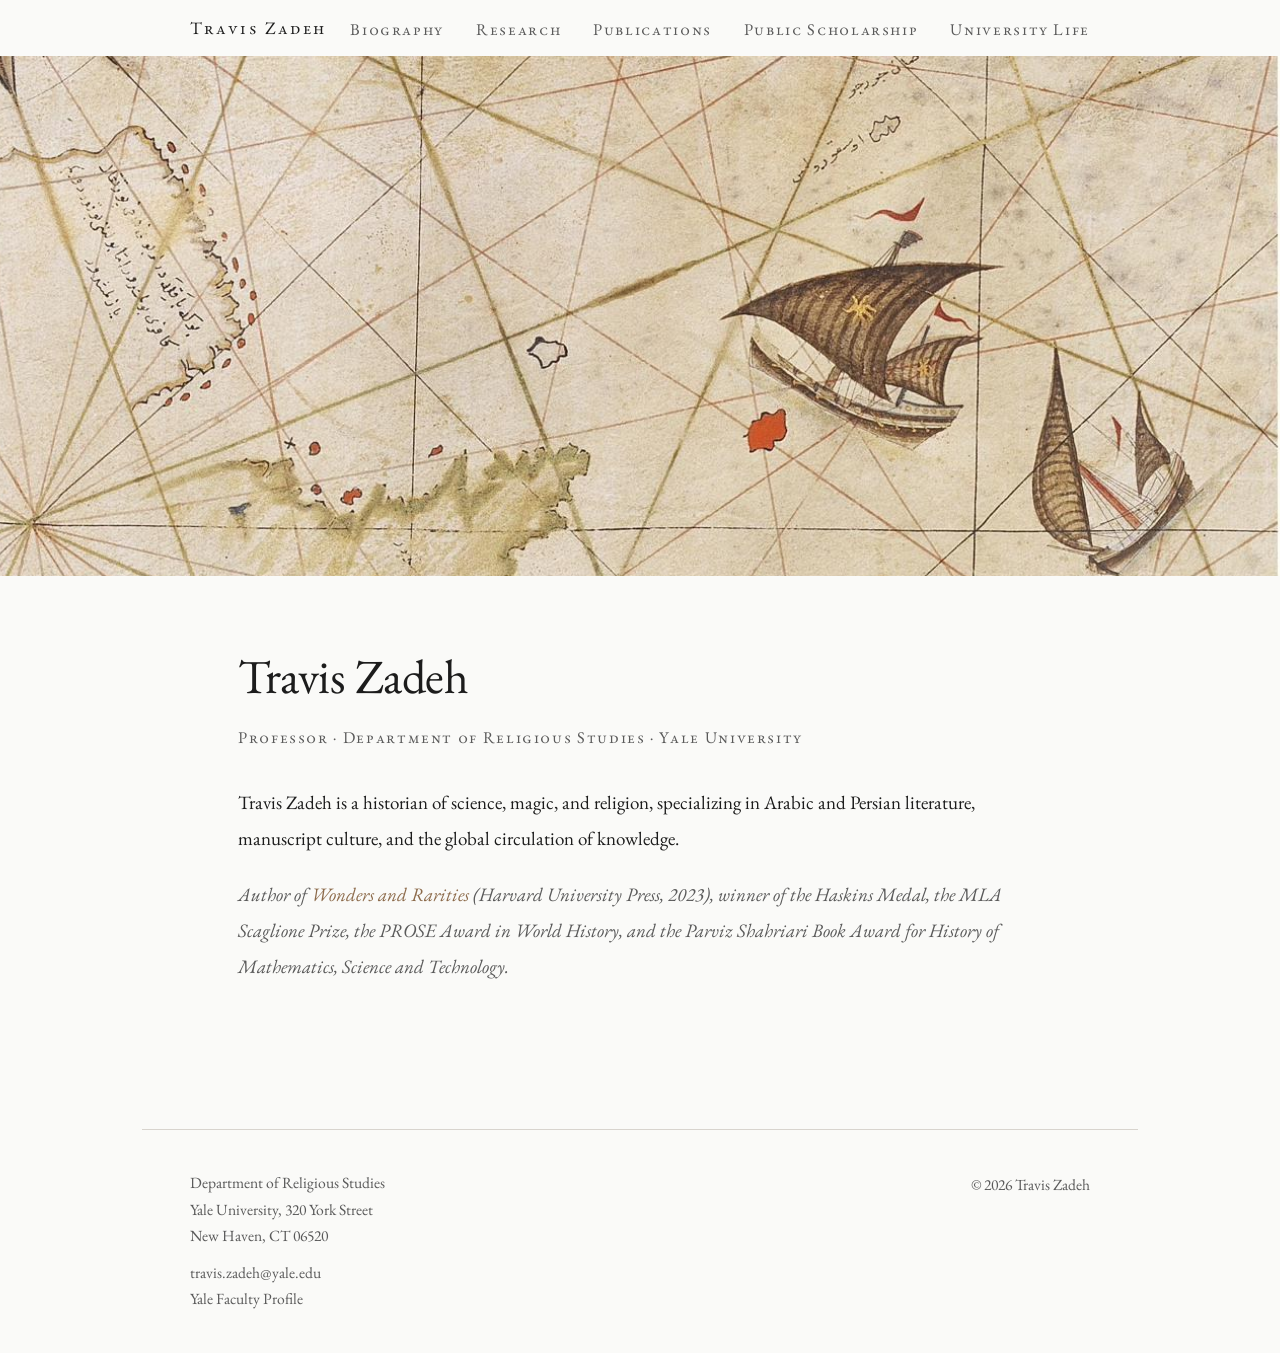
<file: index.html>
<!DOCTYPE html>
<html lang="en">
<head>
  <meta charset="UTF-8">
  <meta name="viewport" content="width=device-width, initial-scale=1.0">
  <title>Travis Zadeh | Professor of Religious Studies, Yale University</title>
  <meta name="description" content="Travis Zadeh is Professor of Religious Studies at Yale University, a historian of science, magic, and religion in Arabic and Persian manuscript culture.">
  <link rel="canonical" href="https://traviszadeh.com/">
  <link rel="preconnect" href="https://fonts.googleapis.com">
  <link rel="preconnect" href="https://fonts.gstatic.com" crossorigin>
  <link href="https://fonts.googleapis.com/css2?family=EB+Garamond:ital,wght@0,400;0,500;1,400;1,500&display=swap" rel="stylesheet">
  <link rel="icon" type="image/x-icon" href="favicon.ico">
  <!-- ─────────────────────────────────────────────────────────
       Favicon: Sheikh Lotfollah Mosque, Isfahan, Iran.
       Photograph by Travis Zadeh.
       Thuluth calligraphy: إلى السماء فبلغ البيت المعمور وحضرت الصلاة فأذن جبرئيل
       "...to heaven, and he reached the Frequented House, and the time of 
       prayer came, so Gabriel called the adhān."
       ───────────────────────────────────────────────────────── -->
  <link rel="apple-touch-icon" href="apple-touch-icon.png">
  <link rel="stylesheet" href="css/style.css">
  <meta property="og:site_name" content="Travis Zadeh">
  <meta property="og:title" content="Travis Zadeh">
  <meta property="og:description" content="Historian of science, magic, and religion. Professor, Department of Religious Studies, Yale University.">
  <meta property="og:image" content="https://traviszadeh.com/img/portolan-map-ottoman-sixteenth-century.jpg">
  <meta property="og:image:width" content="1288">
  <meta property="og:image:height" content="952">
  <meta property="og:image:alt" content="Detail, Ottoman portolan chart, sixteenth century, showing rhumb lines and sailing vessels">
  <meta property="og:url" content="https://traviszadeh.com/">
  <meta property="og:type" content="profile">
  <meta property="profile:first_name" content="Travis">
  <meta property="profile:last_name" content="Zadeh">
  <meta name="twitter:card" content="summary_large_image">
  <meta name="twitter:title" content="Travis Zadeh">
  <meta name="twitter:description" content="Historian of science, magic, and religion. Professor, Department of Religious Studies, Yale University.">
  <meta name="twitter:image" content="https://traviszadeh.com/img/portolan-map-ottoman-sixteenth-century.jpg">
  <meta name="twitter:image:alt" content="Detail, Ottoman portolan chart, sixteenth century, showing rhumb lines and sailing vessels">
  <script type="application/ld+json">
  {
    "@context": "https://schema.org",
    "@graph": [
      {
        "@type": "WebSite",
        "@id": "https://traviszadeh.com/#website",
        "url": "https://traviszadeh.com/",
        "name": "Travis Zadeh",
        "about": {"@id": "https://traviszadeh.com/#person"}
      },
      {
        "@type": "ProfilePage",
        "@id": "https://traviszadeh.com/#profilepage",
        "url": "https://traviszadeh.com/",
        "name": "Travis Zadeh | Professor of Religious Studies, Yale University",
        "isPartOf": {"@id": "https://traviszadeh.com/#website"},
        "mainEntity": {"@id": "https://traviszadeh.com/#person"}
      },
      {
        "@type": "Person",
        "@id": "https://traviszadeh.com/#person",
        "name": "Travis Zadeh",
        "url": "https://traviszadeh.com/",
        "image": "https://traviszadeh.com/img/travis-zadeh-author-photo.jpg",
        "jobTitle": "Professor of Religious Studies",
        "description": "Historian of science, magic, and religion, specializing in Arabic and Persian literature, manuscript culture, and the global circulation of knowledge.",
        "affiliation": {
          "@type": "CollegeOrUniversity",
          "name": "Yale University",
          "url": "https://www.yale.edu/"
        },
        "worksFor": {
          "@type": "CollegeOrUniversity",
          "name": "Yale University",
          "url": "https://www.yale.edu/"
        },
        "email": "travis.zadeh@yale.edu",
        "knowsAbout": [
          "Islamic intellectual history",
          "Arabic and Persian manuscripts",
          "Qur'anic studies",
          "History of science",
          "History of magic"
        ],
        "award": [
          "Haskins Medal, Medieval Academy of America (2026)",
          "PROSE Award in World History (2024)",
          "Parviz Shahriari Book Award for History of Mathematics, Science and Technology (2024)",
          "Aldo and Jeanne Scaglione Prize for Middle Eastern Studies, Modern Language Association (2023)"
        ],
        "sameAs": [
          "https://religiousstudies.yale.edu/profile/travis-zadeh",
          "https://nelc.yale.edu/people/travis-zadeh",
          "https://www.hup.harvard.edu/authors/50347-zadeh-travis",
          "https://www.penguinrandomhouse.com/authors/2326778/travis-zadeh/",
          "https://www.wikidata.org/wiki/Q113838339"
        ]
      },
      {
        "@type": "Book",
        "@id": "https://traviszadeh.com/pages/wonders-and-rarities.html#book",
        "name": "Wonders and Rarities: The Marvelous Book That Traveled the World and Mapped the Cosmos",
        "author": {"@id": "https://traviszadeh.com/#person"},
        "publisher": {"@type": "Organization", "name": "Harvard University Press"},
        "datePublished": "2023",
        "isbn": "9780674258457",
        "url": "https://traviszadeh.com/pages/wonders-and-rarities.html",
        "sameAs": "https://www.hup.harvard.edu/books/9780674258457"
      },
      {
        "@type": "Book",
        "name": "The Vernacular Qur'an: Translation and the Rise of Persian Exegesis",
        "author": {"@id": "https://traviszadeh.com/#person"},
        "publisher": {"@type": "Organization", "name": "Oxford University Press"},
        "datePublished": "2012-05-04",
        "isbn": "9780197265123",
        "url": "https://global.oup.com/academic/product/the-vernacular-quran-9780197265123"
      }
    ]
  }
  </script>
</head>
<body class="home-page">
  <a class="skip-link" href="#main-content">Skip to main content</a>

  <!-- ── Navigation ─────────────────────────────────────── -->
  <nav class="site-nav home" id="site-nav" aria-label="Main navigation">
    <div class="nav-inner">
      <a href="index.html" class="nav-name">Travis Zadeh</a>
      <button class="nav-toggle" id="nav-toggle" aria-label="Toggle navigation" aria-expanded="false">
        <span></span><span></span><span></span>
      </button>
      <ul class="nav-links" id="nav-links">
        <li><a href="pages/biography.html">Biography</a></li>
        <li><a href="pages/research.html">Research</a></li>
        <li><a href="pages/publications.html">Publications</a></li>
        <li><a href="pages/public-scholarship.html">Public Scholarship</a></li>
        <li><a href="pages/university.html">University Life</a></li>
      </ul>
    </div>
  </nav>

  <!-- ── Hero image (full-bleed, outside main) ─────────── -->
  <figure class="hero" aria-label="Ottoman portolan chart, sixteenth century">
    <img
      class="hero-img"
      src="img/portolan-map-ottoman-sixteenth-century.jpg"
      alt="Detail of an Ottoman portolan chart, sixteenth century, showing rhumb lines crossing the Mediterranean and two sailing vessels"
      width="1288"
      height="520"
      loading="eager"
      fetchpriority="high"
    >
  </figure>

  <main class="page" id="main-content" style="padding-top: 0">

    <!-- ── Identity block ──────────────────────────────── -->
    <div class="home-identity">
      <h1>Travis Zadeh</h1>
      <p class="title-line">Professor &middot; Department of Religious Studies &middot; Yale University</p>
      <p class="tagline">Travis Zadeh is a historian of science, magic, and religion, specializing in Arabic and Persian literature, manuscript culture, and the global circulation of knowledge.</p>
      <p class="home-award">Author of <a href="pages/wonders-and-rarities.html"><em>Wonders and Rarities</em></a> (Harvard University Press, 2023), winner of the Haskins Medal, the MLA Scaglione Prize, the PROSE Award in World History, and the Parviz Shahriari Book Award for History of Mathematics, Science and Technology.</p>
    </div>

  </main>

  <!-- ── Footer ─────────────────────────────────────────── -->
  <footer class="site-footer">
    <div class="footer-left">
      <p>Department of Religious Studies<br>
         Yale University, 320 York Street<br>
         New Haven, CT 06520</p>
      <p style="margin-top:10px;">
        <a href="mailto:travis.zadeh@yale.edu">travis.zadeh@yale.edu</a><br>
        <a href="https://religiousstudies.yale.edu/profile/travis-zadeh" target="_blank" rel="noopener">Yale Faculty Profile</a>
      </p>
    </div>
    <div class="footer-right">
      <p>&copy; <span id="yr"></span> Travis Zadeh</p>
    </div>
  </footer>

  <script src="js/script.js"></script>
</body>
</html>
</file>
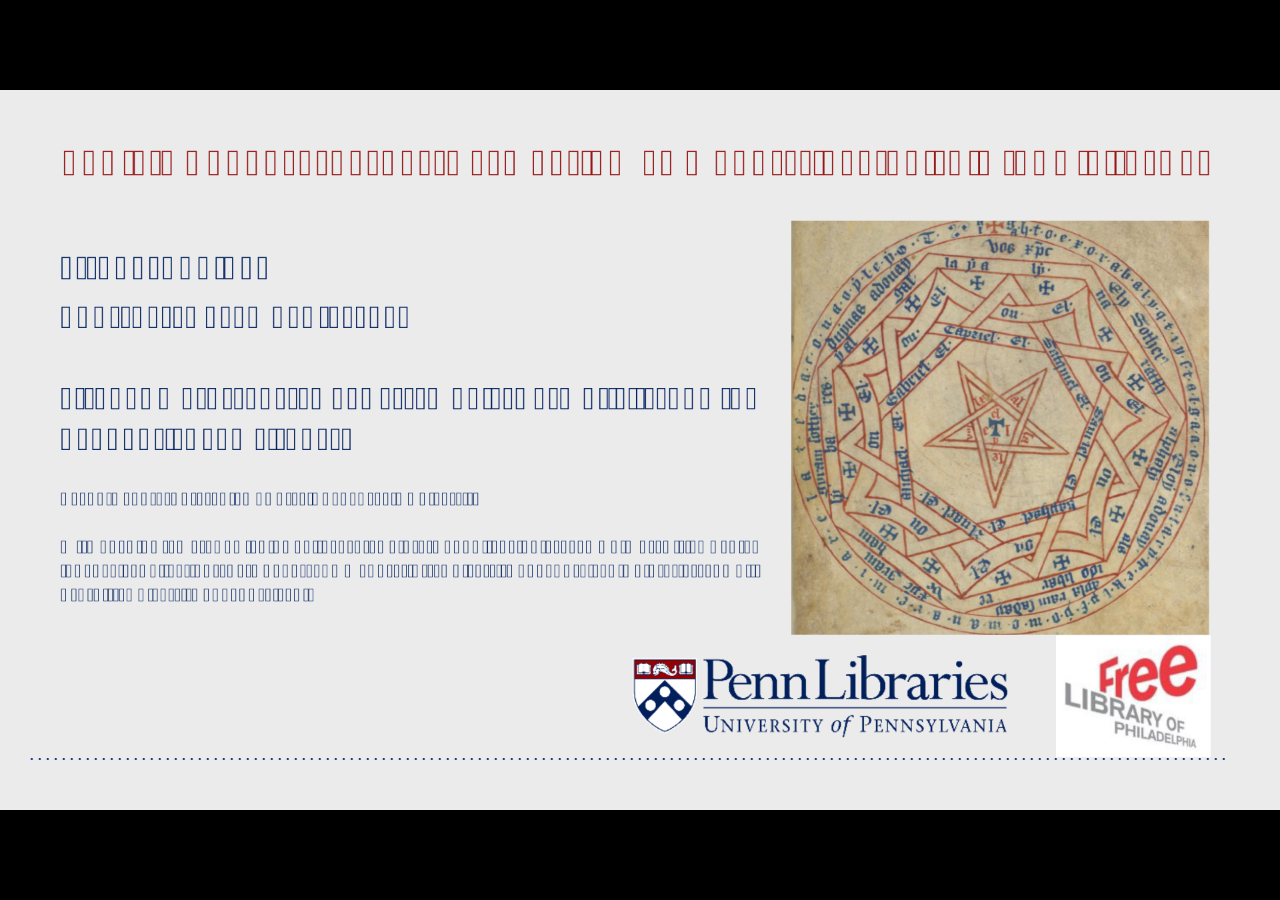
<file: keynote/Strange Words/index.html>
<!doctype html><html xmlns="http://www.w3.org/1999/xhtml"><head><title>Keynote</title><meta name="viewport" content="initial-scale=1,minimum-scale=1,maximum-scale=1,user-scalable=no,width=device-width"/><meta http-equiv="Content-Type" content="text/html; charset=UTF-8"/></head><body id="body" bgcolor="black"><div id="stageArea"><div id="stage" class="stage"></div><div id="hyperlinkPlane" class="stage"></div></div><div id="slideshowNavigator"></div><div id="slideNumberControl"></div><div id="slideNumberDisplay"></div><div id="helpPlacard"></div><div id="waitingIndicator"><div id="waitingSpinner"></div></div><script src="assets/player/main.js"></script></body></html>
</file>
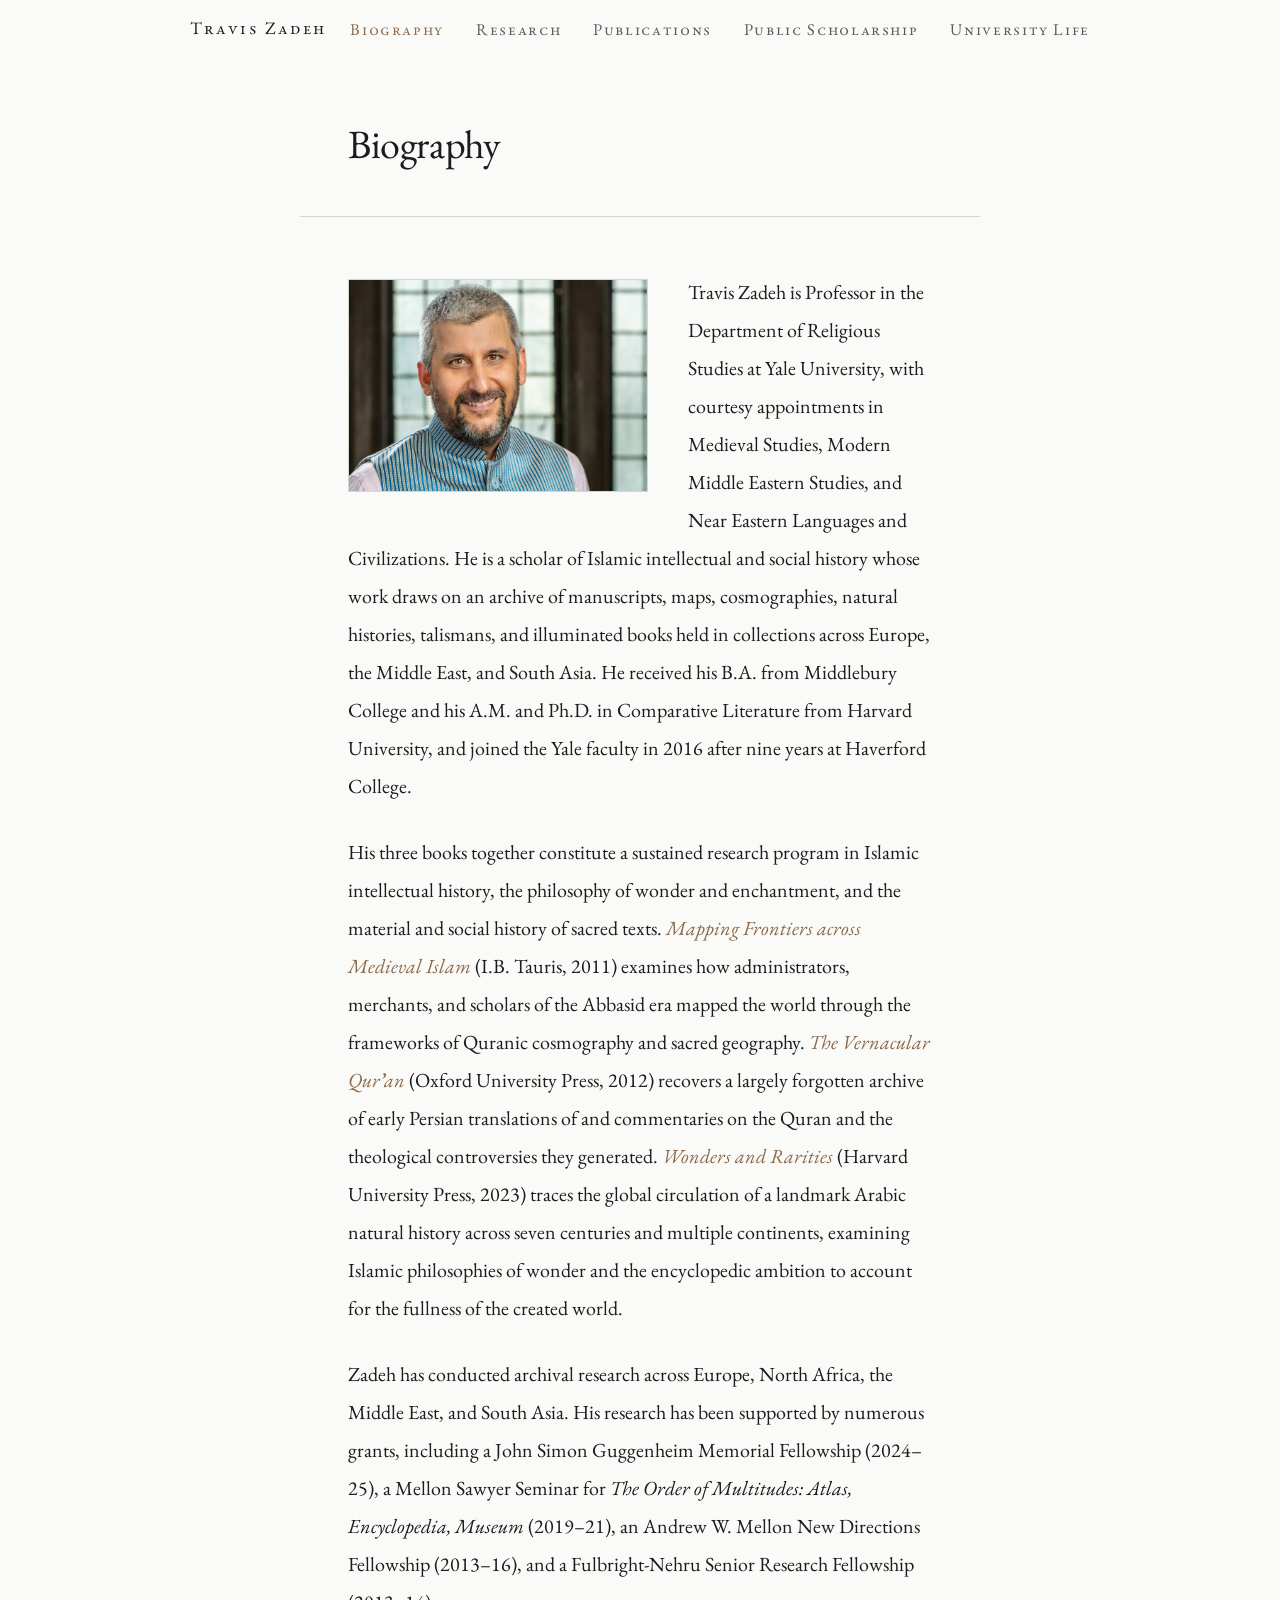
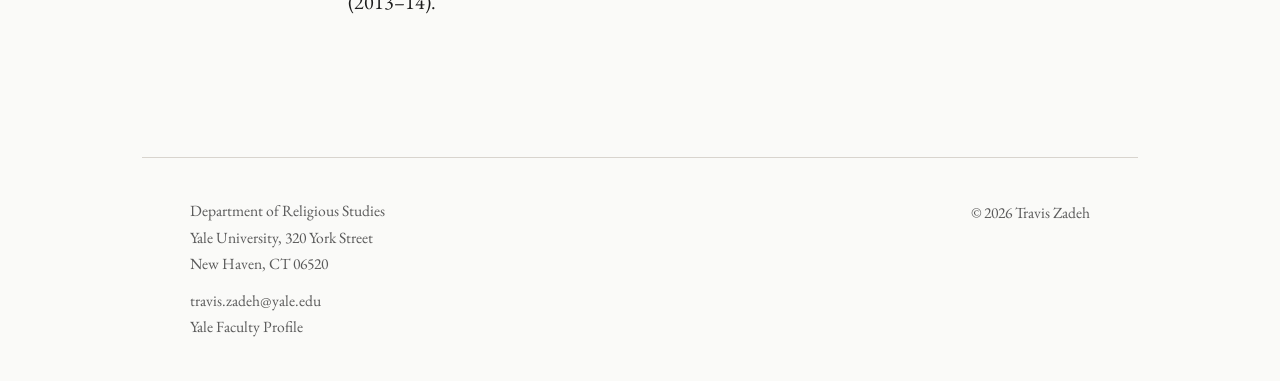
<file: pages/biography.html>
<!DOCTYPE html>
<html lang="en">
<head>
  <meta charset="UTF-8">
  <meta name="viewport" content="width=device-width, initial-scale=1.0">
  <title>Biography — Travis Zadeh</title>
  <meta name="description" content="Travis Zadeh is Professor in the Department of Religious Studies at Yale University, specializing in Islamic intellectual history, natural philosophy, and manuscript culture.">
  <link rel="canonical" href="https://traviszadeh.com/pages/biography.html">
  <link rel="preconnect" href="https://fonts.googleapis.com">
  <link rel="preconnect" href="https://fonts.gstatic.com" crossorigin>
  <link href="https://fonts.googleapis.com/css2?family=EB+Garamond:ital,wght@0,400;0,500;1,400;1,500&display=swap" rel="stylesheet">
  <link rel="icon" type="image/x-icon" href="../favicon.ico">
  <!-- ─────────────────────────────────────────────────────────
       Favicon: Sheikh Lotfollah Mosque, Isfahan, Iran.
       Photograph by Travis Zadeh.
       Thuluth calligraphy: إلى السماء فبلغ البيت المعمور وحضرت الصلاة فأذن جبرئيل
       "...to heaven, and he reached the Frequented House, and the time of 
       prayer came, so Gabriel called the adhān."
       ───────────────────────────────────────────────────────── -->
  <link rel="apple-touch-icon" href="../apple-touch-icon.png">
  <link rel="stylesheet" href="../css/style.css">
  <meta property="og:title" content="Biography — Travis Zadeh">
  <meta property="og:image" content="https://traviszadeh.com/img/travis-zadeh-author-photo.jpg">
  <meta property="og:url" content="https://traviszadeh.com/pages/biography.html">
  <style>
    .bio-photo {
      float: left;
      margin: 6px 40px 28px 0;
      width: 300px;
    }
    .bio-photo img {
      width: 100%;
      height: auto;
      display: block;
      border: 1px solid var(--rule);
    }
    .clearfix::after { content: ''; display: table; clear: both; }
    .bio-section {
      padding: 56px 48px;
      max-width: var(--col);
      margin: 0 auto;
    }
    .bio-section p {
      margin-bottom: 1.4em;
    }
    .bio-section p:last-child {
      margin-bottom: 0;
    }
    .contact-section {
      padding: 56px 48px;
      max-width: var(--col);
      margin: 0 auto;
    }
    @media (max-width: 720px) {
      .bio-photo { float: none; width: 80%; max-width: 300px; margin: 0 auto 24px auto; display: block; }
      .bio-section, .contact-section { padding: 48px 24px; }
    }
  </style>
</head>
<body>
  <a class="skip-link" href="#main-content">Skip to main content</a>

  <nav class="site-nav" id="site-nav" aria-label="Main navigation">
    <div class="nav-inner">
      <a href="../index.html" class="nav-name">Travis Zadeh</a>
      <button class="nav-toggle" id="nav-toggle" aria-label="Toggle navigation" aria-expanded="false">
        <span></span><span></span><span></span>
      </button>
      <ul class="nav-links" id="nav-links">
        <li class="mobile-home-link"><a href="../index.html">Home</a></li>
        <li><a href="biography.html" class="active">Biography</a></li>
        <li><a href="research.html">Research</a></li>
        <li><a href="publications.html">Publications</a></li>
        <li><a href="public-scholarship.html">Public Scholarship</a></li>
        <li><a href="university.html">University Life</a></li>
      </ul>
    </div>
  </nav>

  <main class="page" id="main-content">

    <div class="page-header">
      <h1>Biography</h1>
    </div>

    <div class="bio-section clearfix">

      <figure class="bio-photo">
        <figure class="ms-card">
  <img
          src="../img/travis-zadeh-author-photo.jpg"
          alt="Travis Zadeh, Yale University"
          width="840" height="596"
          loading="eager"
        >
</figure>
      </figure>

      <p>Travis Zadeh is Professor in the Department of Religious Studies at Yale University, with courtesy appointments in Medieval Studies, Modern Middle Eastern Studies, and Near Eastern Languages and Civilizations. He is a scholar of Islamic intellectual and social history whose work draws on an archive of manuscripts, maps, cosmographies, natural histories, talismans, and illuminated books held in collections across Europe, the Middle East, and South Asia. He received his B.A. from Middlebury College and his A.M. and Ph.D. in Comparative Literature from Harvard University, and joined the Yale faculty in 2016 after nine years at Haverford College.</p>
      
      <p>His three books together constitute a sustained research program in Islamic intellectual history, the philosophy of wonder and enchantment, and the material and social history of sacred texts. <a href="https://www.bloomsbury.com/us/mapping-frontiers-across-medieval-islam-9781784537395/" target="_blank" rel="noopener"><em>Mapping Frontiers across Medieval Islam</em></a> (I.B. Tauris, 2011) examines how administrators, merchants, and scholars of the Abbasid era mapped the world through the frameworks of Quranic cosmography and sacred geography. <a href="https://www.iis.ac.uk/publications-listing/the-vernacular-quran/" target="_blank" rel="noopener"><em>The Vernacular Qur&#700;an</em></a> (Oxford University Press, 2012) recovers a largely forgotten archive of early Persian translations of and commentaries on the Quran and the theological controversies they generated. <a href="https://www.hup.harvard.edu/books/9780674258457" target="_blank" rel="noopener"><em>Wonders and Rarities</em></a> (Harvard University Press, 2023) traces the global circulation of a landmark Arabic natural history across seven centuries and multiple continents, examining Islamic philosophies of wonder and the encyclopedic ambition to account for the fullness of the created world.</p>
      
      <p>Zadeh has conducted archival research across Europe, North Africa, the Middle East, and South Asia. His research has been supported by numerous grants, including a John Simon Guggenheim Memorial Fellowship (2024&ndash;25), a Mellon Sawyer Seminar for <em>The Order of Multitudes: Atlas, Encyclopedia, Museum</em> (2019&ndash;21), an Andrew W. Mellon New Directions Fellowship (2013&ndash;16), and a Fulbright-Nehru Senior Research Fellowship (2013&ndash;14).</p>

    </div>  <!-- end bio-section -->

  </main>

  <footer class="site-footer">
    <div class="footer-left">
      <p>Department of Religious Studies<br>Yale University, 320 York Street<br>New Haven, CT 06520</p>
      <p style="margin-top:10px;">
        <a href="mailto:travis.zadeh@yale.edu">travis.zadeh@yale.edu</a><br>
        <a href="https://religiousstudies.yale.edu/profile/travis-zadeh" target="_blank" rel="noopener">Yale Faculty Profile</a>
      </p>
    </div>
    <div class="footer-right"><p>&copy; <span id="yr"></span> Travis Zadeh</p></div>
  </footer>

  <script src="../js/script.js"></script>
</body>
</html>
</file>
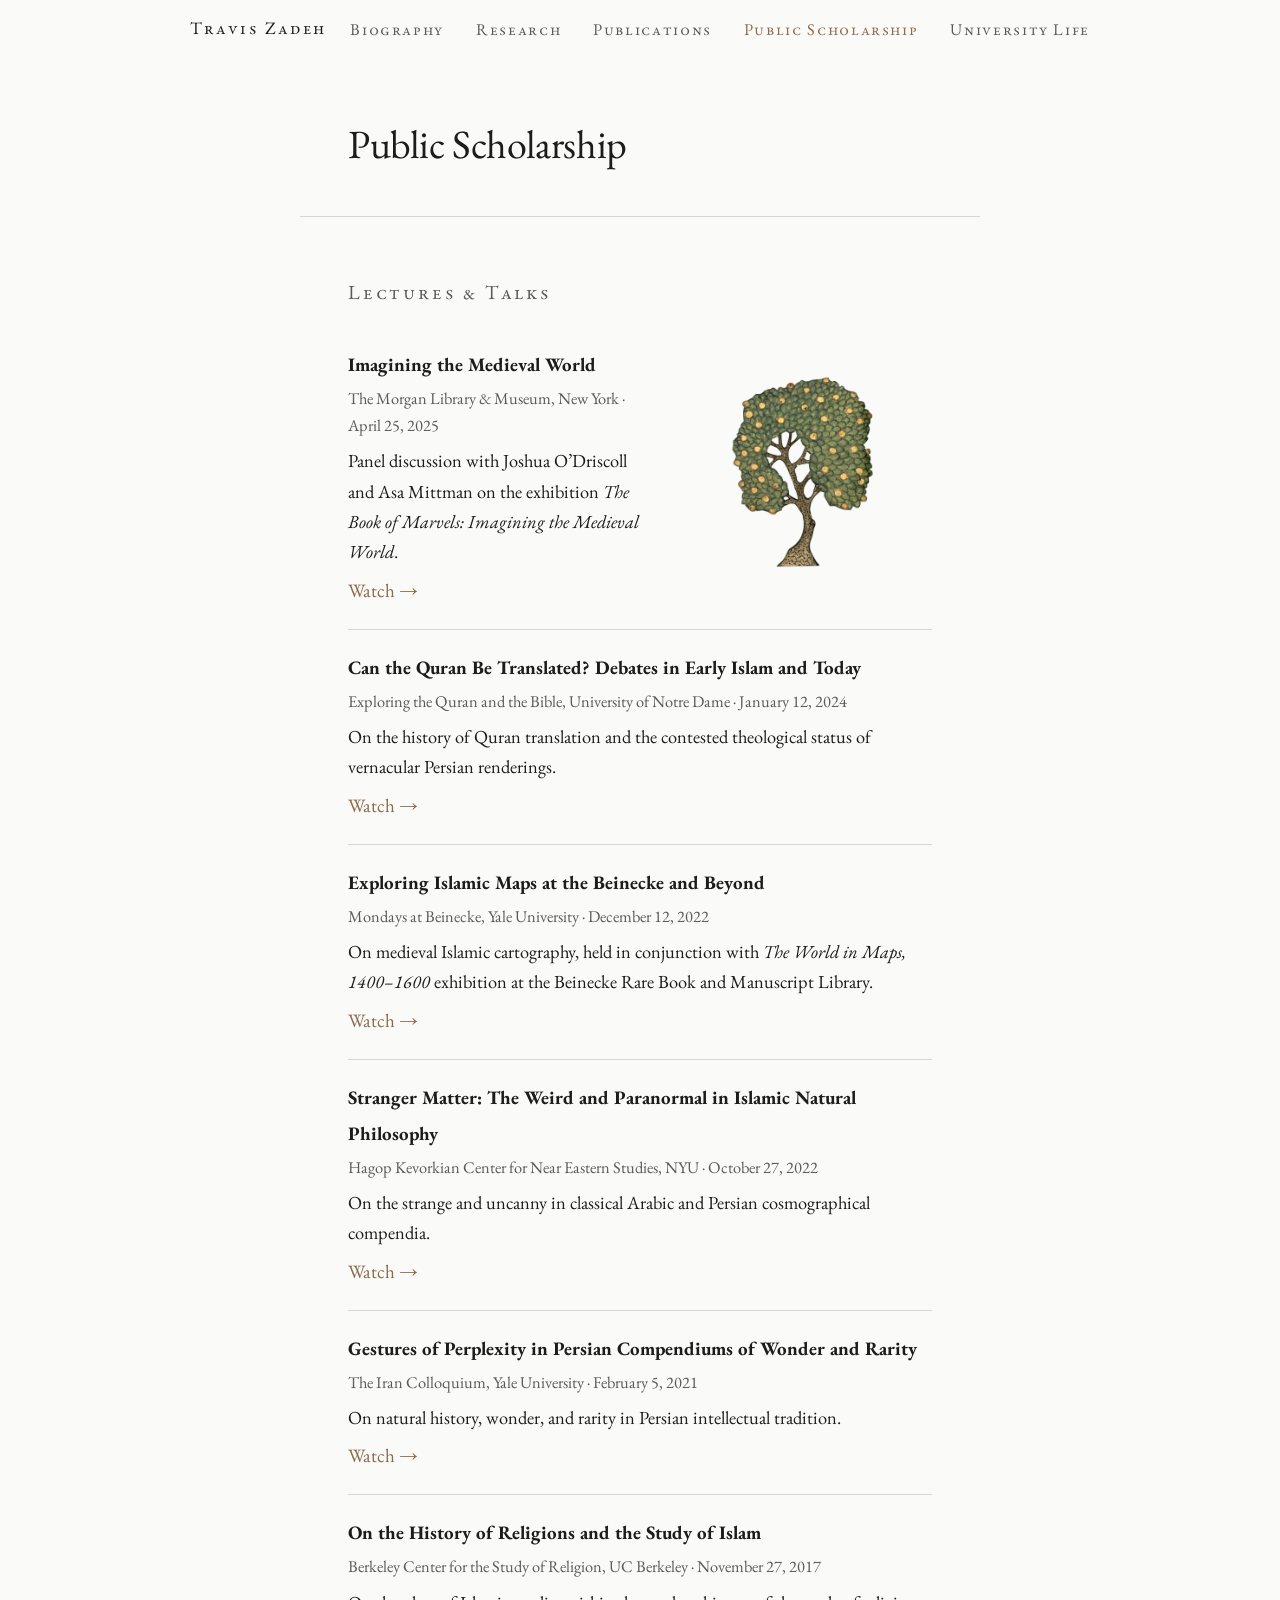
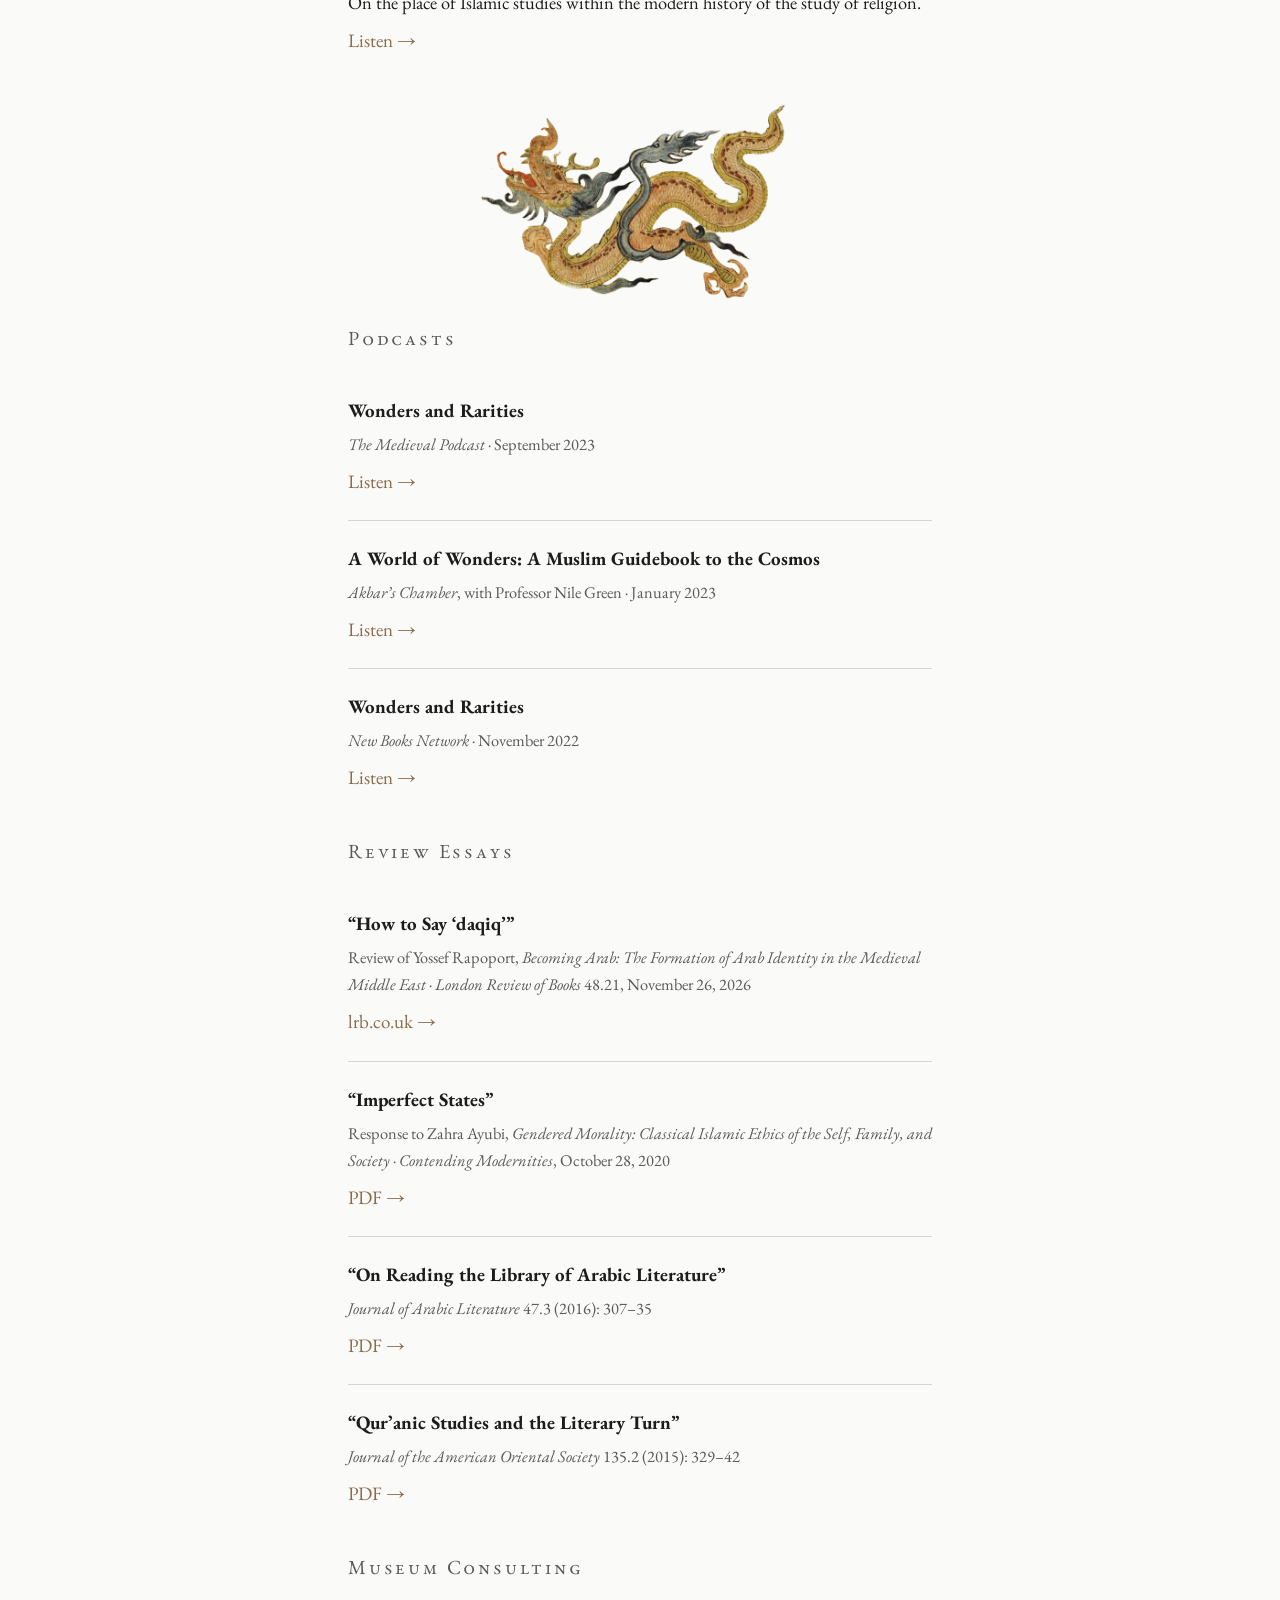
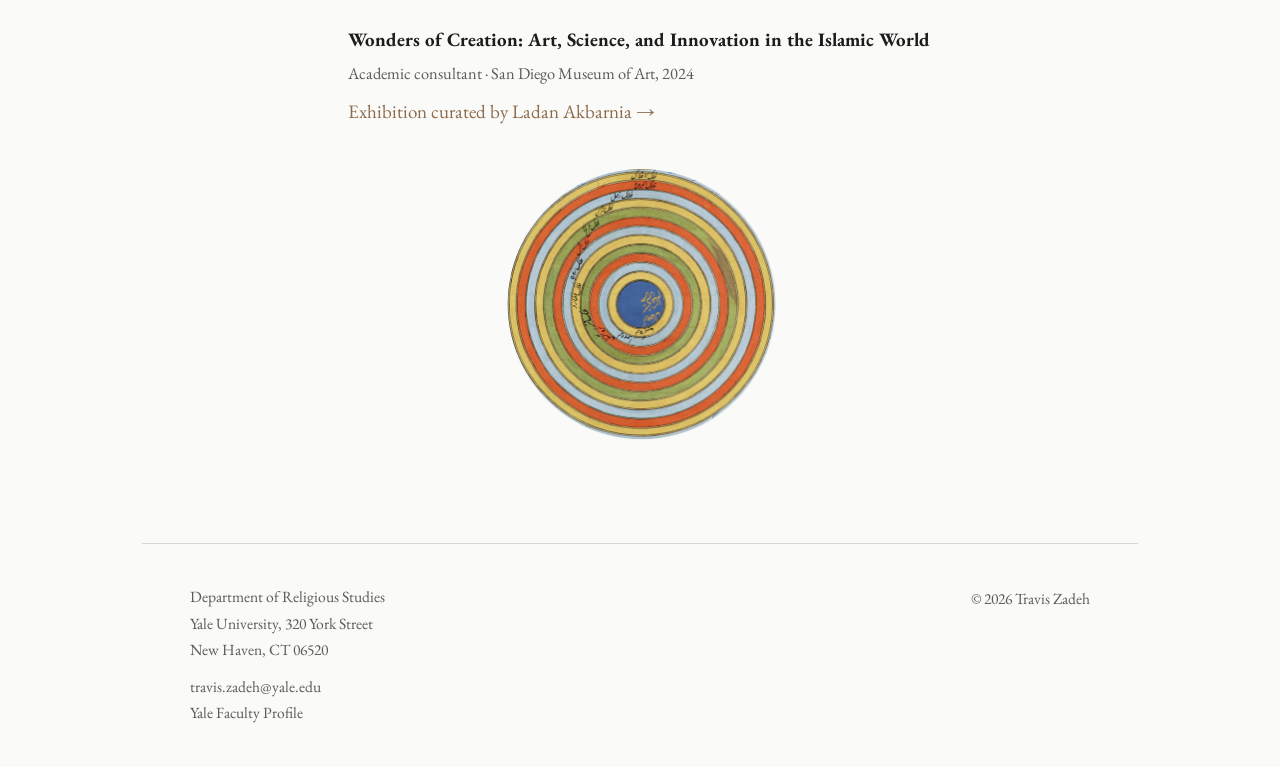
<file: pages/public-scholarship.html>
<!DOCTYPE html>
<html lang="en">
<head>
  <meta charset="UTF-8">
  <meta name="viewport" content="width=device-width, initial-scale=1.0">
  <title>Public Scholarship — Travis Zadeh</title>
  <meta name="description" content="Public lectures, podcast interviews, and museum consulting by Travis Zadeh on Islamic intellectual history, manuscript culture, and the history of the occult sciences.">
  <link rel="canonical" href="https://traviszadeh.com/pages/public-scholarship.html">
  <link rel="preconnect" href="https://fonts.googleapis.com">
  <link rel="preconnect" href="https://fonts.gstatic.com" crossorigin>
  <link href="https://fonts.googleapis.com/css2?family=EB+Garamond:ital,wght@0,400;0,500;1,400;1,500&display=swap" rel="stylesheet">
  <link rel="icon" type="image/x-icon" href="../favicon.ico">
  <!-- ─────────────────────────────────────────────────────────
       Favicon: Sheikh Lotfollah Mosque, Isfahan, Iran.
       Photograph by Travis Zadeh.
       Thuluth calligraphy: إلى السماء فبلغ البيت المعمور وحضرت الصلاة فأذن جبرئيل
       "...to heaven, and he reached the Frequented House, and the time of 
       prayer came, so Gabriel called the adhān."
       ───────────────────────────────────────────────────────── -->
  <link rel="apple-touch-icon" href="../apple-touch-icon.png">
  <link rel="stylesheet" href="../css/style.css">
  <meta property="og:title" content="Public Scholarship — Travis Zadeh">
  <meta property="og:image" content="https://traviszadeh.com/img/sakkaki-fire-manuscript.png">
  <meta property="og:url" content="https://traviszadeh.com/pages/public-scholarship.html">
  <style>
    /* Float right image beside text */
    .float-right-fig {
      float: right;
      margin: 48px 0 24px 16px;
      width: 260px;
    }
    .float-right-fig img {
      width: 100%;
      height: auto;
      display: block;
    }
    .clearfix::after { content:''; display:table; clear:both; }

    /* Dragon as wide centered dinkus between sections */
    .dragon-dinkus {
      max-width: var(--col);
      margin: 0 auto;
      padding: 0 48px;
      text-align: center;
      line-height: 0;
    }
    .dragon-dinkus img {
      width: 100%;
      max-width: 320px;
      height: auto;
      display: inline-block;
    }

    /* Cosmos at bottom, centered */
    .cosmos-close {
      max-width: var(--col);
      margin: 0 auto;
      padding: 16px 48px 8px;
      text-align: center;
    }
    .cosmos-close img {
      max-width: 280px;
      height: auto;
      display: inline-block;
    }

    @media(max-width:720px){
      .float-right-fig { float:none; width:160px; margin:0 auto 4px auto; display:block; }
      .dragon-dinkus, .cosmos-close { padding-left:24px; padding-right:24px; }
    }
  </style>
</head>
<body>
  <a class="skip-link" href="#main-content">Skip to main content</a>

  <nav class="site-nav" id="site-nav" aria-label="Main navigation">
    <div class="nav-inner">
      <a href="../index.html" class="nav-name">Travis Zadeh</a>
      <button class="nav-toggle" id="nav-toggle" aria-label="Toggle navigation" aria-expanded="false">
        <span></span><span></span><span></span>
      </button>
      <ul class="nav-links" id="nav-links">
        <li class="mobile-home-link"><a href="../index.html">Home</a></li>
        <li><a href="biography.html">Biography</a></li>
        <li><a href="research.html">Research</a></li>
        <li><a href="publications.html">Publications</a></li>
        <li><a href="public-scholarship.html" class="active">Public Scholarship</a></li>
        <li><a href="university.html">University Life</a></li>
      </ul>
    </div>
  </nav>

  <main class="page" id="main-content">
    <div class="page-header">
      <h1>Public Scholarship</h1>
    </div>

    <!-- ── Lectures ── Sakkaki floats beside first entry ── -->
    <div class="section clearfix" style="border-bottom:none; padding-bottom:16px;">
      <p class="section-label">Lectures &amp; Talks</p>

      <figure class="float-right-fig">
        <figure class="ms-card">
  <a href="https://arca.irht.cnrs.fr/ark:/63955/md94vh540b6m" target="_blank" rel="noopener noreferrer" aria-label="Quince Tree from Qazwīnī, Wonders, copied 1565, Bibliothèque municipale, Bordeaux, MS 1130, fol. 102r (opens archive in new tab)">
    <img
          src="../img/tree-manuscript-islamic.png"
          alt="Quince Tree, Qazwīnī, Wonders, Bibliothèque municipale, Bordeaux, MS 1130"
          width="600" height="450" loading="eager"
        >
  </a>
  <figcaption class="ms-caption">Quince Tree from Qazwīnī, Wonders, copied 1565, Bibliothèque municipale, Bordeaux, MS 1130, fol. 102r</figcaption>
</figure>
      </figure>

      <div class="media-entry">
        <strong>Imagining the Medieval World</strong>
        <p class="media-meta">The Morgan Library &amp; Museum, New York &middot; April 25, 2025</p>
        <p>Panel discussion with Joshua O&#8217;Driscoll and Asa Mittman on the exhibition <em>The Book of Marvels: Imagining the Medieval World</em>.</p>
        <a href="https://www.youtube.com/watch?v=whRzy2tdT2w" target="_blank" rel="noopener">Watch &rarr;</a>
      </div>

      <div class="media-entry">
        <strong>Can the Quran Be Translated? Debates in Early Islam and Today</strong>
        <p class="media-meta">Exploring the Quran and the Bible, University of Notre Dame &middot; January 12, 2024</p>
        <p>On the history of Quran translation and the contested theological status of vernacular Persian renderings.</p>
        <a href="https://www.youtube.com/watch?v=F5l9Pc9tJK0" target="_blank" rel="noopener">Watch &rarr;</a>
      </div>

      <div class="media-entry">
        <strong>Exploring Islamic Maps at the Beinecke and Beyond</strong>
        <p class="media-meta">Mondays at Beinecke, Yale University &middot; December 12, 2022</p>
        <p>On medieval Islamic cartography, held in conjunction with <em>The World in Maps, 1400&ndash;1600</em> exhibition at the Beinecke Rare Book and Manuscript Library.</p>
        <a href="https://www.youtube.com/watch?v=MaLi3OQo9bw" target="_blank" rel="noopener">Watch &rarr;</a>
      </div>

      <div class="media-entry">
        <strong>Stranger Matter: The Weird and Paranormal in Islamic Natural Philosophy</strong>
        <p class="media-meta">Hagop Kevorkian Center for Near Eastern Studies, NYU &middot; October 27, 2022</p>
        <p>On the strange and uncanny in classical Arabic and Persian cosmographical compendia.</p>
        <a href="https://www.youtube.com/watch?v=S0lcEliy0xQ" target="_blank" rel="noopener">Watch &rarr;</a>
      </div>

      <div class="media-entry">
        <strong>Gestures of Perplexity in Persian Compendiums of Wonder and Rarity</strong>
        <p class="media-meta">The Iran Colloquium, Yale University &middot; February 5, 2021</p>
        <p>On natural history, wonder, and rarity in Persian intellectual tradition.</p>
        <a href="https://www.youtube.com/watch?v=pCqZB66YIfE" target="_blank" rel="noopener">Watch &rarr;</a>
      </div>

      <div class="media-entry">
        <strong>On the History of Religions and the Study of Islam</strong>
        <p class="media-meta">Berkeley Center for the Study of Religion, UC Berkeley &middot; November 27, 2017</p>
        <p>On the place of Islamic studies within the modern history of the study of religion.</p>
        <a href="https://www.youtube.com/watch?v=expQ9K4HecM" target="_blank" rel="noopener">Listen &rarr;</a>
      </div>
    </div>

    <!-- ── Dragon dinkus between Lectures and Podcasts ─── -->
    <div class="dragon-dinkus">
      <figure class="ms-card">
  <a href="https://www.qdl.qa/en/archive/81055/vdc_100023630152.0x00003a" target="_blank" rel="noopener noreferrer" aria-label="Dragon, Qazwīnī, Wonders, copied ca. 1300, British Library, MS Or. 14140, fol. 127a (opens archive in new tab)">
    <img
        src="../img/dragon-persian-manuscript.png"
        alt="Dragon, Qazwīnī, Wonders, British Library, MS Or. 14140"
        width="700" height="454" loading="lazy"
      >
  </a>
  <figcaption class="ms-caption">Dragon, Qazwīnī, Wonders, copied ca. 1300, British Library, MS Or. 14140, fol. 127a</figcaption>
</figure>
    </div>

    <!-- ── Podcasts ─────────────────────────────────────── -->
    <div class="section" style="border-bottom:none; padding-bottom:8px; padding-top:16px;">
      <p class="section-label">Podcasts</p>

      <div class="media-entry">
        <strong>Wonders and Rarities</strong>
        <p class="media-meta"><em>The Medieval Podcast</em> &middot; September 2023</p>
        <a href="https://podcasts.apple.com/us/podcast/wonders-and-rarities-with-travis-zadeh/id1448142533?i=1000628650176" target="_blank" rel="noopener">Listen &rarr;</a>
      </div>

      <div class="media-entry">
        <strong>A World of Wonders: A Muslim Guidebook to the Cosmos</strong>
        <p class="media-meta"><em>Akbar&#8217;s Chamber</em>, with Professor Nile Green &middot; January 2023</p>
        <a href="https://akbarschamber.podbean.com/e/a-world-of-wonders-a-muslim-guidebook-to-the-cosmos/" target="_blank" rel="noopener">Listen &rarr;</a>
      </div>

      <div class="media-entry">
        <strong>Wonders and Rarities</strong>
        <p class="media-meta"><em>New Books Network</em> &middot; November 2022</p>
        <a href="https://podcasts.apple.com/us/podcast/travis-zadeh-wonders-and-rarities-the-marvelous-book/id1572344799?i=1000587362558" target="_blank" rel="noopener">Listen &rarr;</a>
      </div>
    </div>

    <!-- ── Review Essays ───────────────────────────────── -->
    <div class="section" style="border-bottom:none; padding-top:8px; padding-bottom:8px;">
      <p class="section-label">Review Essays</p>

      <div class="media-entry">
        <strong>&#8220;How to Say &#8216;daqiq&#8217;&#8221;</strong>
        <p class="media-meta">Review of Yossef Rapoport, <em>Becoming Arab: The Formation of Arab Identity in the Medieval Middle East</em> &middot; <em>London Review of Books</em> 48.21, November 26, 2026</p>
        <a href="https://www.lrb.co.uk/the-paper/v48/n21/travis-zadeh/how-to-say-daqiq" target="_blank" rel="noopener">lrb.co.uk &rarr;</a>
      </div>

      <div class="media-entry">
        <strong>&#8220;Imperfect States&#8221;</strong>
        <p class="media-meta">Response to Zahra Ayubi, <em>Gendered Morality: Classical Islamic Ethics of the Self, Family, and Society</em> &middot; <em>Contending Modernities</em>, October 28, 2020</p>
        <a href="../pdf/imperfect-states.pdf" target="_blank">PDF &rarr;</a>
      </div>

      <div class="media-entry">
        <strong>&#8220;On Reading the Library of Arabic Literature&#8221;</strong>
        <p class="media-meta"><em>Journal of Arabic Literature</em> 47.3 (2016): 307&ndash;35</p>
        <a href="../pdf/reading-library-arabic-literature.pdf" target="_blank">PDF &rarr;</a>
      </div>

      <div class="media-entry">
        <strong>&#8220;Qur&#700;anic Studies and the Literary Turn&#8221;</strong>
        <p class="media-meta"><em>Journal of the American Oriental Society</em> 135.2 (2015): 329&ndash;42</p>
        <a href="../pdf/quranic-studies-literary-turn.pdf" target="_blank">PDF &rarr;</a>
      </div>
    </div>

    <!-- ── Museum Consulting ────────────────────────────── -->
    <div class="section" style="border-bottom:none; padding-top:8px; padding-bottom:0;">
      <p class="section-label">Museum Consulting</p>

      <div class="media-entry">
        <strong>Wonders of Creation: Art, Science, and Innovation in the Islamic World</strong>
        <p class="media-meta">Academic consultant &middot; San Diego Museum of Art, 2024</p>
        <a href="https://www.sdmart.org/exhibition/wonders-of-creation-art-science-and-innovation-in-the-islamic-world/" target="_blank" rel="noopener">Exhibition curated by Ladan Akbarnia &rarr;</a>
      </div>
    </div>

    <!-- ── Cosmos closing image ────────────────────────── -->
    <div class="cosmos-close">
      <figure class="ms-card">
  <a href="https://cudl.lib.cam.ac.uk/view/MS-NN-00003-00074/27" target="_blank" rel="noopener noreferrer" aria-label="Diagram of the cosmos, Qazwīnī, Wonders, copied 1566, University Library, Cambridge, MS Nn.3.74, fol. 13a (opens archive in new tab)">
    <img
        src="../img/cosmos-diagram-islamic.png"
        alt="Cosmological diagram, Qazwīnī, Wonders, University Library Cambridge, MS Nn.3.74"
        width="562" height="557" loading="lazy"
      >
  </a>
  <figcaption class="ms-caption">Diagram of the cosmos, Qazwīnī, Wonders, copied 1566, University Library, Cambridge, MS Nn.3.74, fol. 13a</figcaption>
</figure>
    </div>

  </main>

  <footer class="site-footer">
    <div class="footer-left">
      <p>Department of Religious Studies<br>Yale University, 320 York Street<br>New Haven, CT 06520</p>
      <p style="margin-top:10px;"><a href="mailto:travis.zadeh@yale.edu">travis.zadeh@yale.edu</a><br>
      <a href="https://religiousstudies.yale.edu/profile/travis-zadeh" target="_blank" rel="noopener">Yale Faculty Profile</a></p>
    </div>
    <div class="footer-right"><p>&copy; <span id="yr"></span> Travis Zadeh</p></div>
  </footer>

  <script src="../js/script.js"></script>
</body>
</html>
</file>
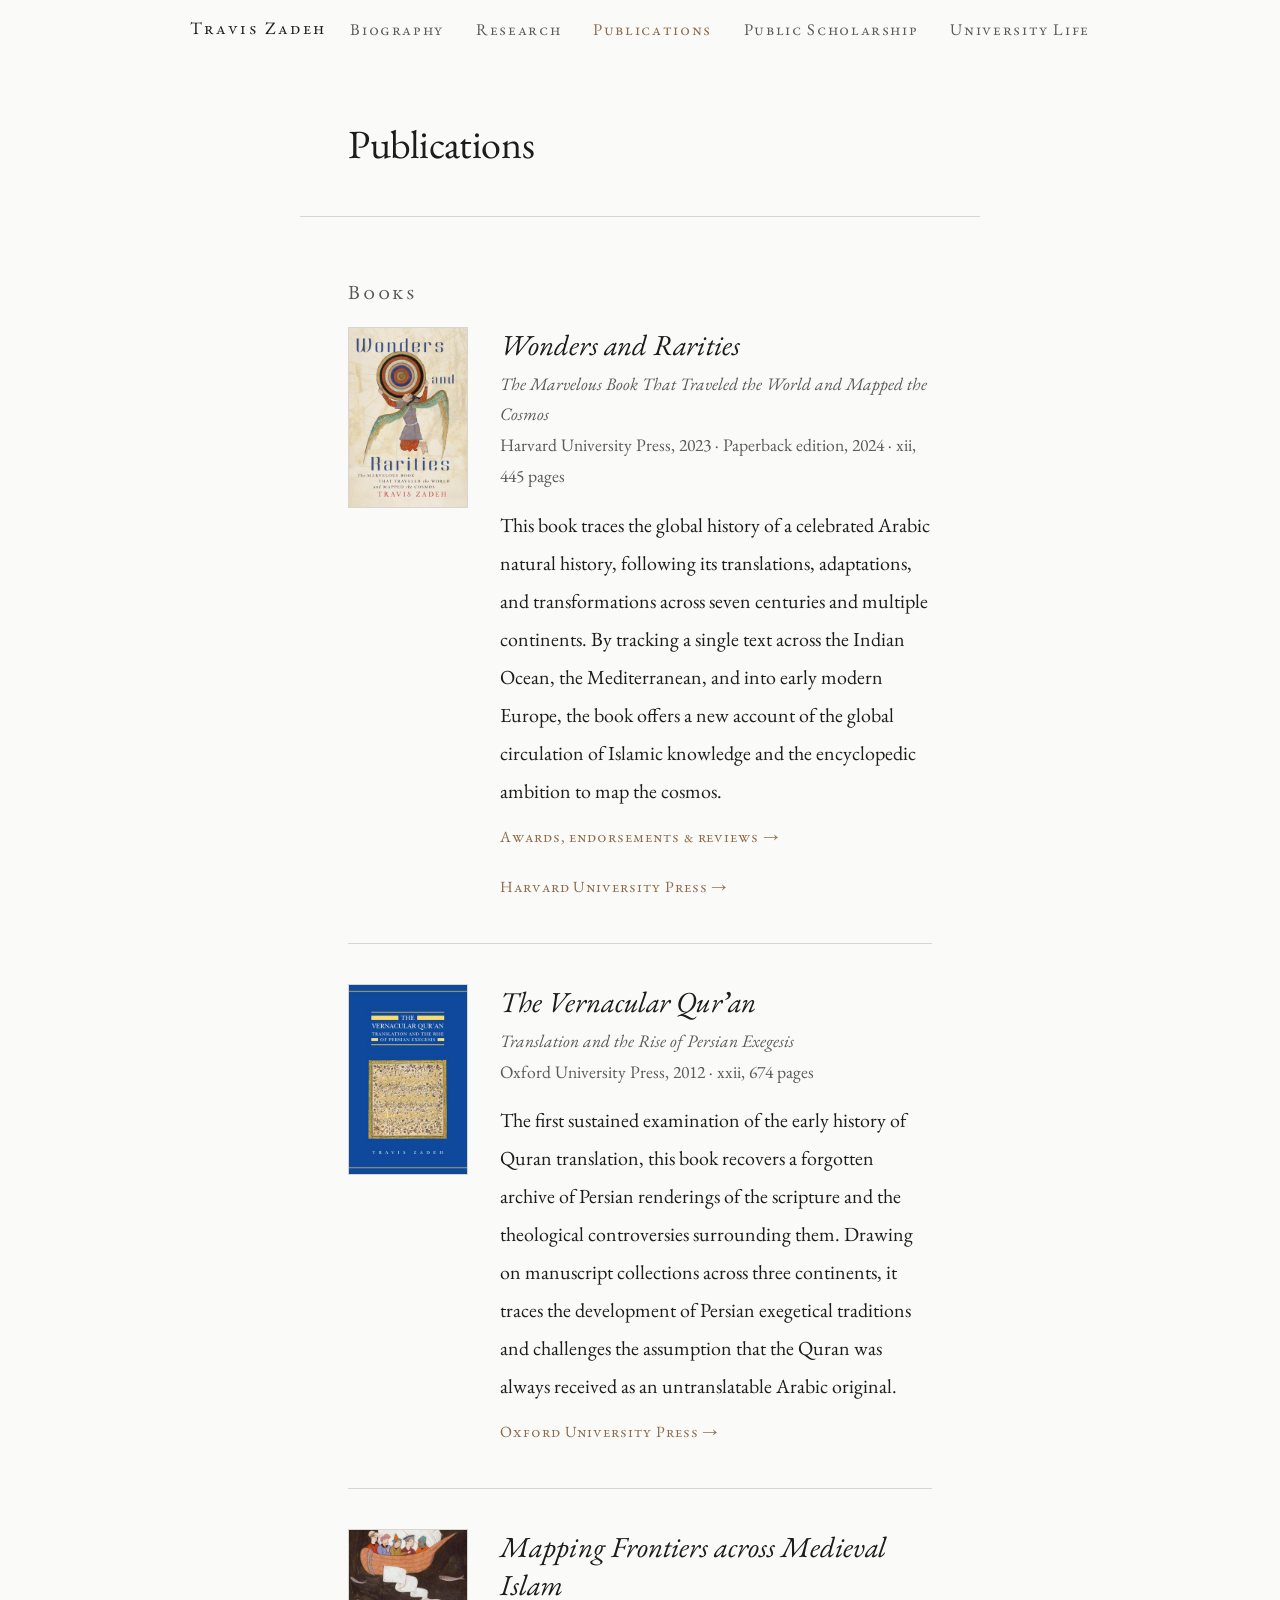
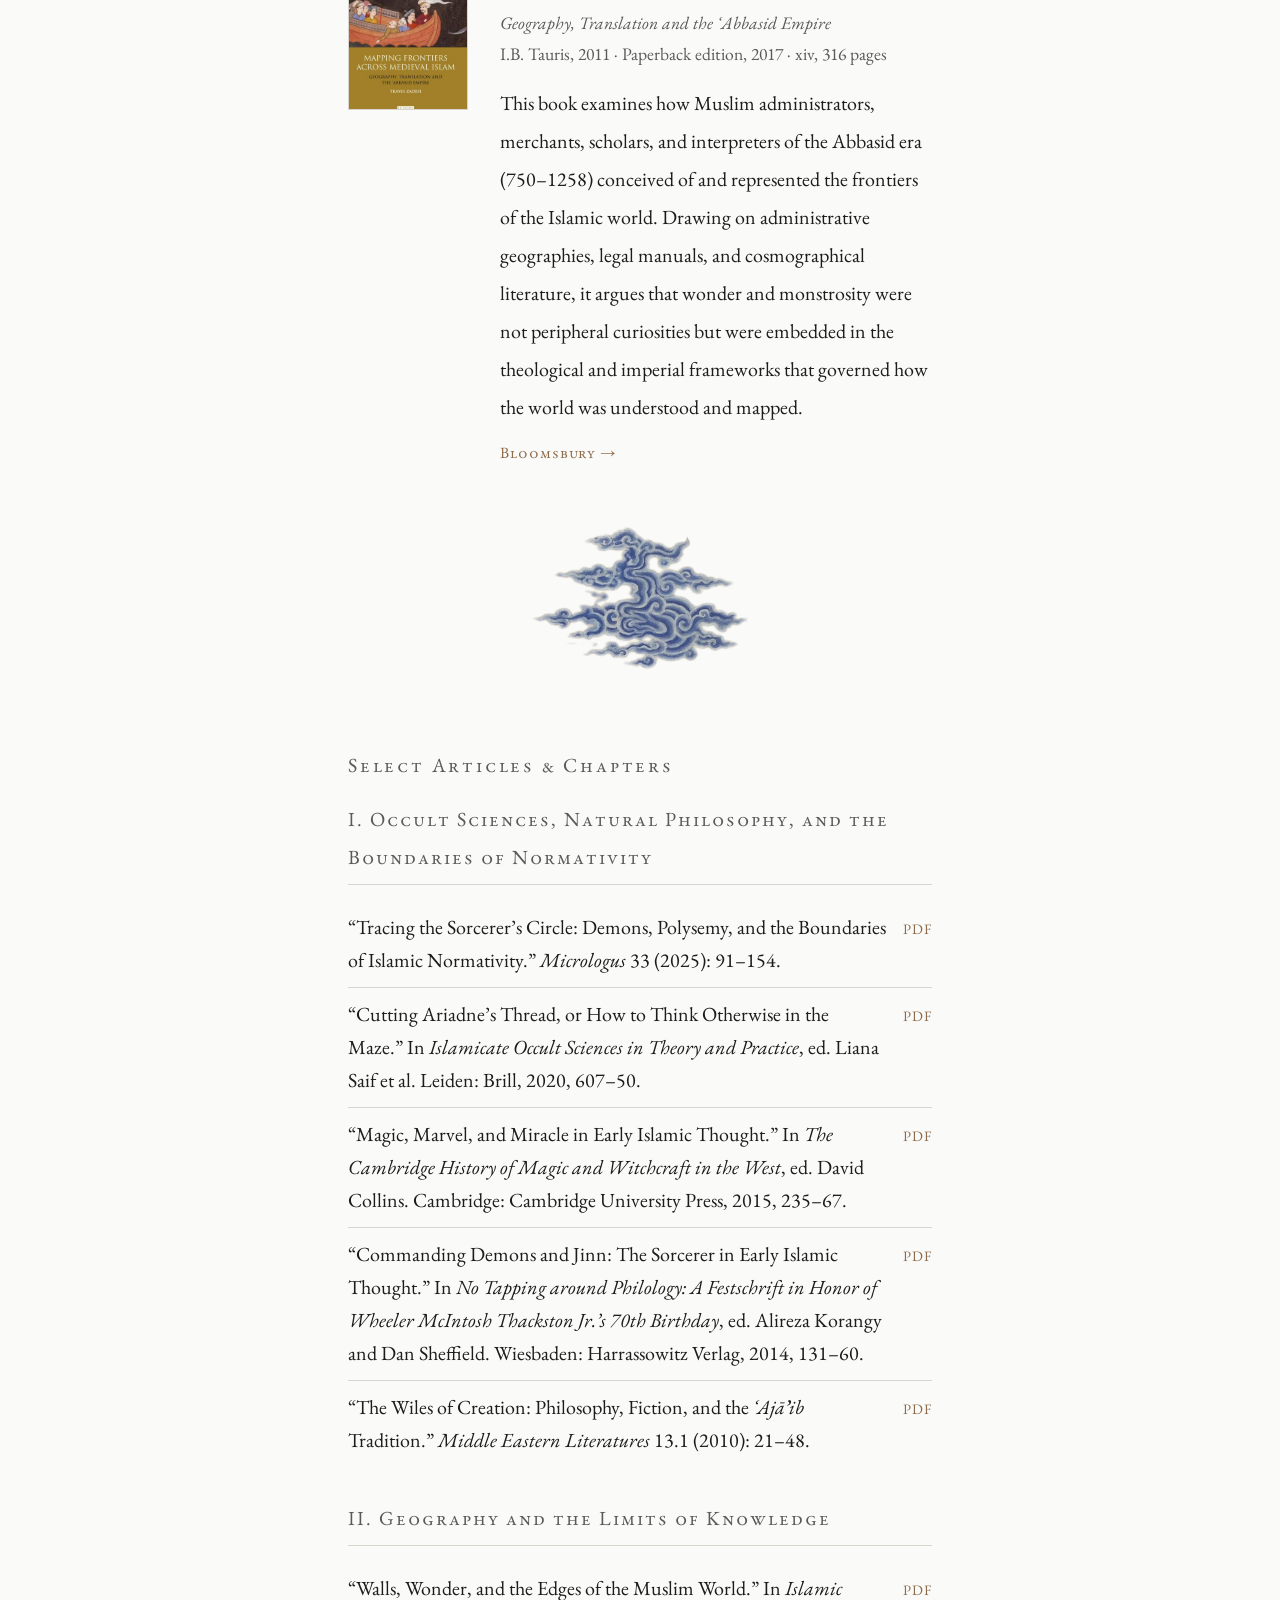
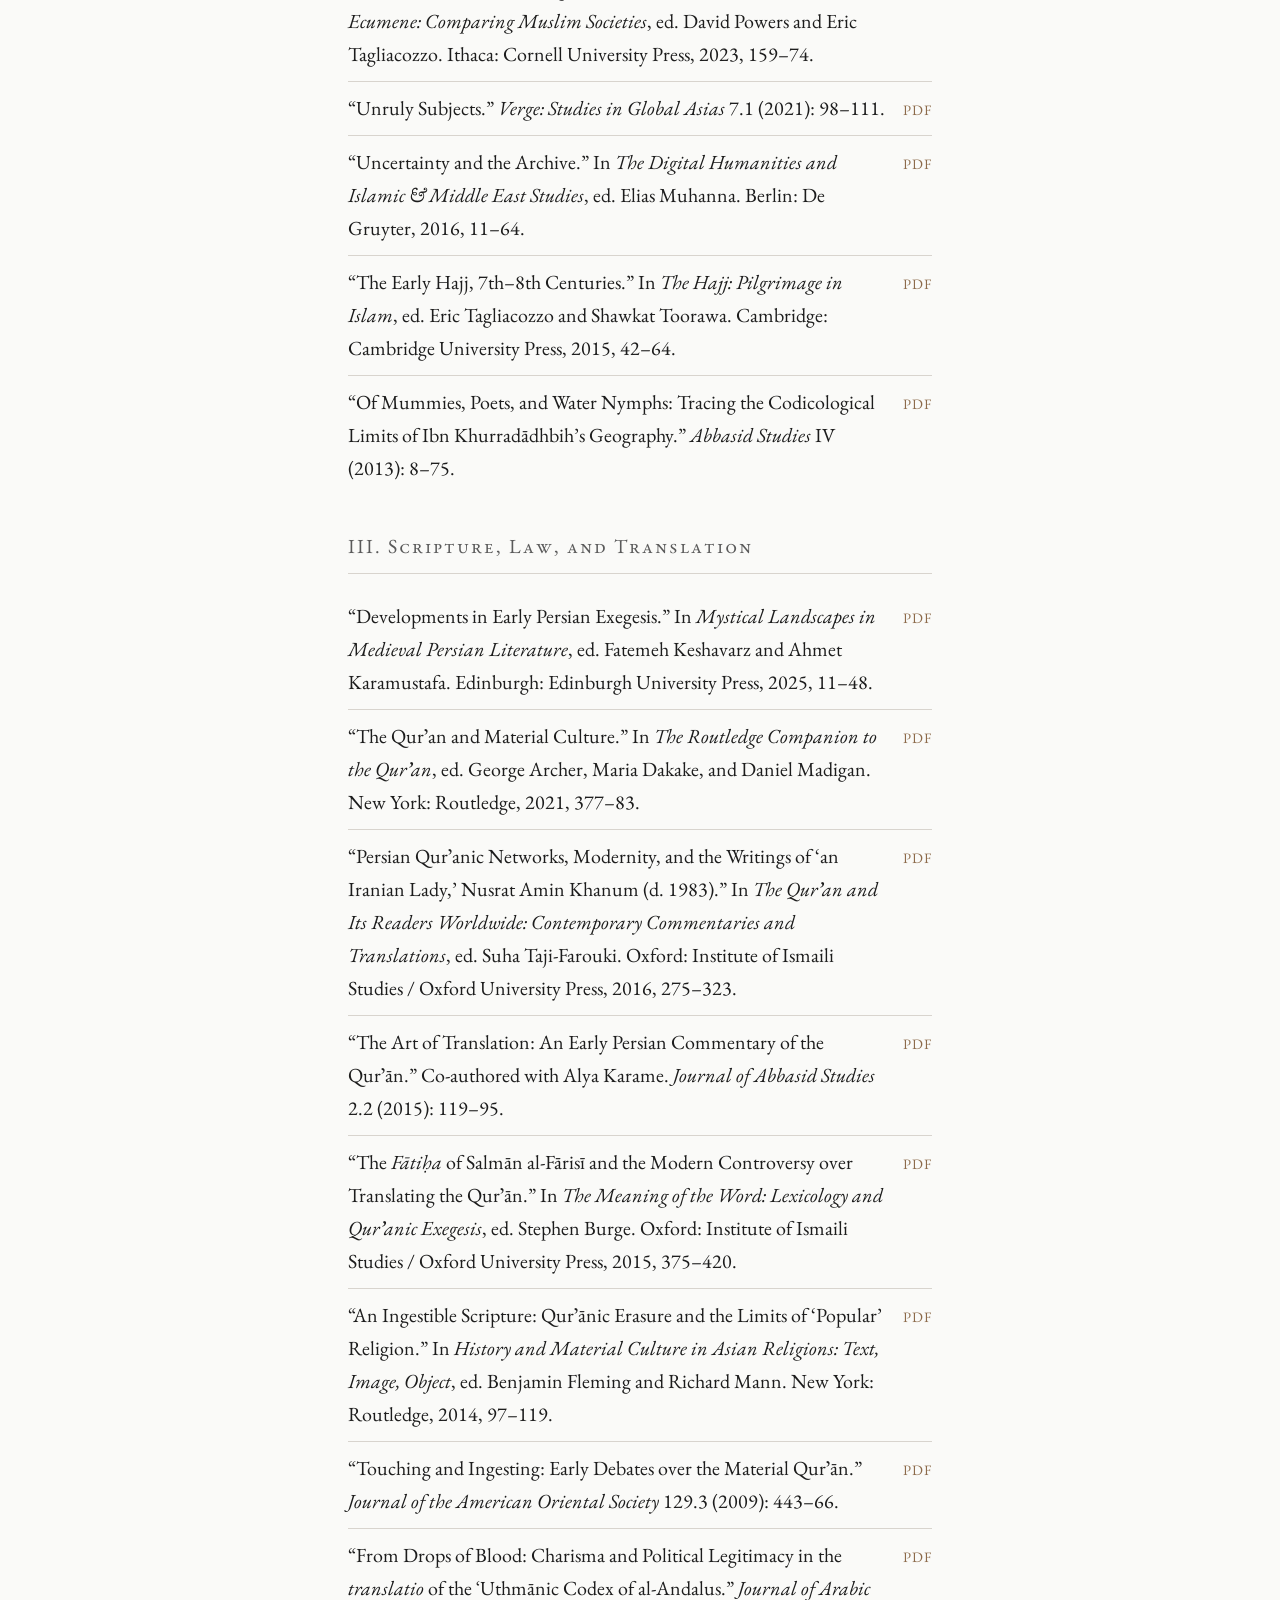
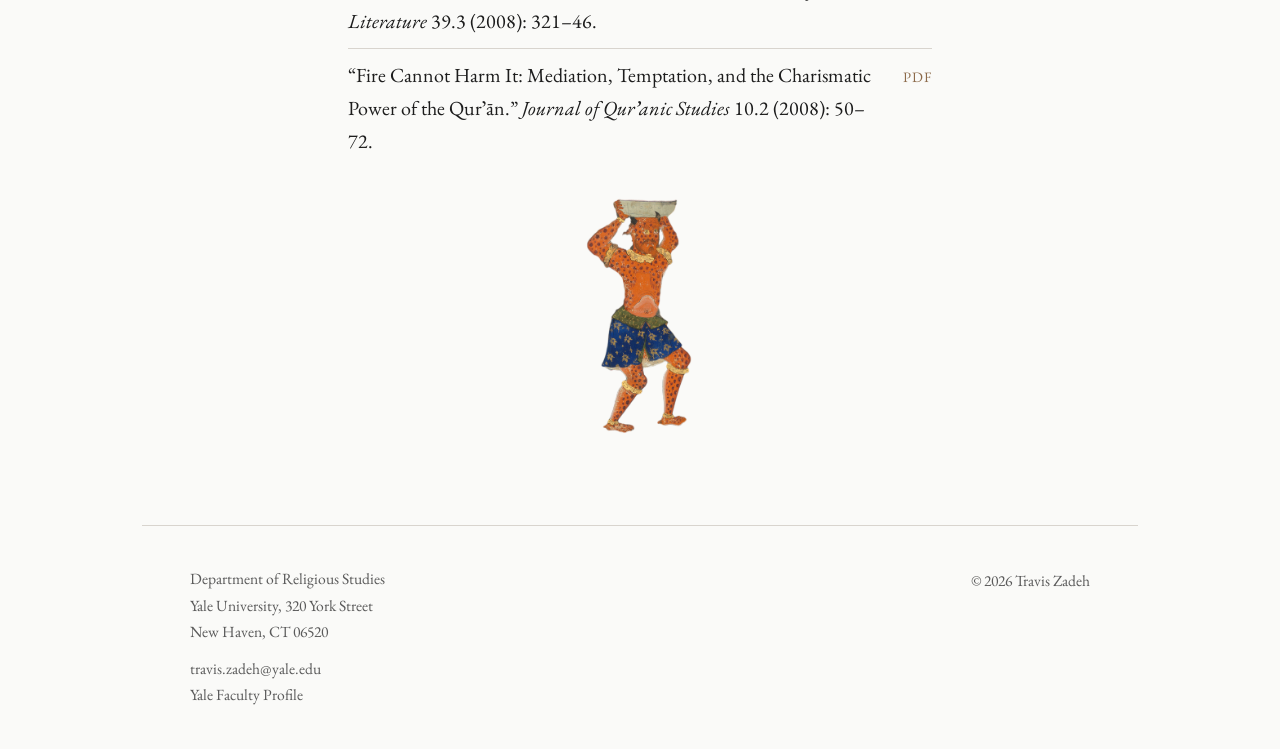
<file: pages/publications.html>
<!DOCTYPE html>
<html lang="en">
<head>
  <meta charset="UTF-8">
  <meta name="viewport" content="width=device-width, initial-scale=1.0">
  <title>Publications — Travis Zadeh</title>
  <meta name="description" content="Publications by Travis Zadeh including three books and selected articles and chapters in Islamic intellectual history and manuscript culture.">
  <link rel="canonical" href="https://traviszadeh.com/pages/publications.html">
  <link rel="preconnect" href="https://fonts.googleapis.com">
  <link rel="preconnect" href="https://fonts.gstatic.com" crossorigin>
  <link href="https://fonts.googleapis.com/css2?family=EB+Garamond:ital,wght@0,400;0,500;1,400;1,500&display=swap" rel="stylesheet">
  <link rel="icon" type="image/x-icon" href="../favicon.ico">
  <!-- ─────────────────────────────────────────────────────────
       Favicon: Sheikh Lotfollah Mosque, Isfahan, Iran.
       Photograph by Travis Zadeh.
       Thuluth calligraphy: إلى السماء فبلغ البيت المعمور وحضرت الصلاة فأذن جبرئيل
       "...to heaven, and he reached the Frequented House, and the time of 
       prayer came, so Gabriel called the adhān."
       ───────────────────────────────────────────────────────── -->
  <link rel="apple-touch-icon" href="../apple-touch-icon.png">
  <link rel="stylesheet" href="../css/style.css">
  <meta property="og:title" content="Publications — Travis Zadeh">
  <meta property="og:image" content="https://traviszadeh.com/img/portolan-map-ottoman-sixteenth-century.jpg">
  <style>
    /* ── Book grid: cover image + info two-column layout ── */
    .book-grid {
      display: grid;
      grid-template-columns: 120px 1fr;
      gap: 0 32px;
      margin-bottom: 40px;
      padding-bottom: 40px;
      border-bottom: 1px solid var(--rule);
      align-items: start;
    }
    .book-grid:last-child { border-bottom: none; margin-bottom: 0; padding-bottom: 0; }
    .book-cover {
      width: 120px;
      display: block;
      overflow: hidden;
      outline: 1px solid var(--rule);
      outline-offset: -1px;
      padding: 0;
      line-height: 0;
    }
    .book-cover img {
      width: 120px;
      height: auto;
      display: block;
      border: none;
      outline: none;
      margin-bottom: -3px;
    }
    .book-info h2 {
      font-weight: 400;
      font-style: italic;
      line-height: 1.3;
      margin-bottom: 4px;
    }
    .book-info .book-sub {
      font-size: 0.88rem;
      color: var(--muted);
      margin-bottom: 14px;
      line-height: 1.75;
    }
    .book-info p { margin-bottom: 10px; }
    .book-info .book-links { margin-top: 12px; display: flex; gap: 20px; flex-wrap: wrap; }
    .book-info .book-links a { font-size: 0.78rem; font-variant: small-caps; letter-spacing: 0.06em; }

    /* ── Cloud dinkus ── */
    .ornament-divider {
      max-width: var(--col);
      margin: 0 auto;
      padding: 0 48px;
    }
    .ornament-divider img { width: 100%; height: auto; display: block; }

    /* ── Article list with PDF link flush right ── */
    .art-list { list-style: none; }
    .art-list li {
      padding: 10px 0;
      border-bottom: 1px solid var(--rule);
      line-height: 1.65;
      display: flex;
      justify-content: space-between;
      align-items: baseline;
      gap: 16px;
    }
    .art-list li:last-child { border-bottom: none; }
    .art-list .art-text { flex: 1; }
    .art-list .art-pdf {
      font-size: 0.72rem;
      font-variant: small-caps;
      letter-spacing: 0.08em;
      white-space: nowrap;
      color: var(--accent);
      flex-shrink: 0;
    }
    .art-list .art-pdf:hover { border-bottom: 1px solid var(--accent); }

    /* ── Thematic section heads ── */
    .pub-section-head {
      font-variant: small-caps;
      letter-spacing: 0.1em;
      color: var(--muted);
      margin: 32px 0 12px;
      padding-bottom: 8px;
      border-bottom: 1px solid var(--rule);
    }
    .pub-section-head:first-child { margin-top: 0; }

    /* ── Jinn closing image ── */
    .jinn-close {
      max-width: var(--col);
      margin: 0 auto;
      padding: 24px 48px 8px;
      display: flex;
      justify-content: center;
    }
    .jinn-close img { max-width: 160px; height: auto; display: block; }

    @media(max-width:600px){
      .book-grid { grid-template-columns: 1fr; text-align: center; }
      .book-cover { max-width: 110px; width: 110px; margin: 0 auto 16px auto; }
      .book-cover img { width: 110px; }
      .book-info { text-align: left; }
      .ornament-divider, .jinn-close { padding-left: 24px; padding-right: 24px; }
      .cloud-dinkus { padding-top: 16px !important; padding-bottom: 4px !important; }
    }
  </style>
</head>
<body>
  <a class="skip-link" href="#main-content">Skip to main content</a>

  <nav class="site-nav" id="site-nav" aria-label="Main navigation">
    <div class="nav-inner">
      <a href="../index.html" class="nav-name">Travis Zadeh</a>
      <button class="nav-toggle" id="nav-toggle" aria-label="Toggle navigation" aria-expanded="false">
        <span></span><span></span><span></span>
      </button>
      <ul class="nav-links" id="nav-links">
        <li class="mobile-home-link"><a href="../index.html">Home</a></li>
        <li><a href="biography.html">Biography</a></li>
        <li><a href="research.html">Research</a></li>
        <li><a href="publications.html" class="active">Publications</a></li>
        <li><a href="public-scholarship.html">Public Scholarship</a></li>
        <li><a href="university.html">University Life</a></li>
      </ul>
    </div>
  </nav>

  <main class="page" id="main-content">
    <div class="page-header"><h1>Publications</h1></div>

    <!-- ── Books ───────────────────────────────────────── -->
    <div class="section" style="border-bottom:none; padding-bottom:16px;">
      <p class="section-label">Books</p>

      <div class="book-grid">
        <figure class="book-cover"><img src="../img/covers/cover-wonders.jpg" alt="Book cover: Wonders and Rarities, Harvard University Press, 2023" width="120" height="184" loading="eager" style="display:block;vertical-align:bottom;"></figure>
        <div class="book-info">
          <h2>Wonders and Rarities</h2>
          <p class="book-sub">
            <em>The Marvelous Book That Traveled the World and Mapped the Cosmos</em><br>
            Harvard University Press, 2023 &middot; Paperback edition, 2024 &middot; xii, 445 pages
          </p>
          <p>This book traces the global history of a celebrated Arabic natural history, following its translations, adaptations, and transformations across seven centuries and multiple continents. By tracking a single text across the Indian Ocean, the Mediterranean, and into early modern Europe, the book offers a new account of the global circulation of Islamic knowledge and the encyclopedic ambition to map the cosmos.</p>
          <div class="book-links">
            <a href="wonders-and-rarities.html">Awards, endorsements &amp; reviews &rarr;</a>
            <a href="https://www.hup.harvard.edu/books/9780674258457" target="_blank" rel="noopener">Harvard University Press &rarr;</a>
          </div>
        </div>
      </div>

      <div class="book-grid">
        <figure class="book-cover"><img src="../img/covers/cover-vernacular-quran.jpg" alt="Book cover: The Vernacular Quran, Oxford University Press, 2012" width="120" height="194" loading="lazy" style="display:block;vertical-align:bottom;"></figure>
        <div class="book-info">
          <h2>The Vernacular Qur&#700;an</h2>
          <p class="book-sub">
            <em>Translation and the Rise of Persian Exegesis</em><br>
            Oxford University Press, 2012 &middot; xxii, 674 pages
          </p>
          <p>The first sustained examination of the early history of Quran translation, this book recovers a forgotten archive of Persian renderings of the scripture and the theological controversies surrounding them. Drawing on manuscript collections across three continents, it traces the development of Persian exegetical traditions and challenges the assumption that the Quran was always received as an untranslatable Arabic original.</p>
          <div class="book-links">
            <a href="https://global.oup.com/academic/product/the-vernacular-quran-9780197265123?cc=us&lang=en" target="_blank" rel="noopener">Oxford University Press &rarr;</a>
          </div>
        </div>
      </div>

      <div class="book-grid">
        <figure class="book-cover"><img src="../img/covers/cover-mapping-frontiers.jpg" alt="Book cover: Mapping Frontiers across Medieval Islam, I.B. Tauris, 2011" width="120" height="184" loading="lazy" style="display:block;vertical-align:bottom;"></figure>
        <div class="book-info">
          <h2>Mapping Frontiers across Medieval Islam</h2>
          <p class="book-sub">
            <em>Geography, Translation and the &#699;Abbasid Empire</em><br>
            I.B. Tauris, 2011 &middot; Paperback edition, 2017 &middot; xiv, 316 pages
          </p>
          <p>This book examines how Muslim administrators, merchants, scholars, and interpreters of the Abbasid era (750&ndash;1258) conceived of and represented the frontiers of the Islamic world. Drawing on administrative geographies, legal manuals, and cosmographical literature, it argues that wonder and monstrosity were not peripheral curiosities but were embedded in the theological and imperial frameworks that governed how the world was understood and mapped.</p>
          <div class="book-links">
            <a href="https://www.bloomsbury.com/us/mapping-frontiers-across-medieval-islam-9781784537395/" target="_blank" rel="noopener">Bloomsbury &rarr;</a>
          </div>
        </div>
      </div>
    </div>

    <!-- ── Cloud dinkus ────────────────────────────────── -->
    <div class="cloud-dinkus" style="max-width:var(--col); margin:0 auto; padding:40px 48px 8px; text-align:center;">
      <figure class="ms-card">
  <a href="https://viewer.cbl.ie/viewer/image/Per_277_12/1/LOG_0000/" target="_blank" rel="noopener noreferrer" aria-label="Clouds, Book of Kings, Chester Beatty Library, Per. 277 (opens archive in new tab)">
    <img src="../img/clouds-chester-beatty-per277.png"
           alt="Cloud forms, Chester Beatty Library, Per. 277"
           width="320" height="211" loading="lazy"
           style="width:220px; height:auto; display:inline-block;">
  </a>
  <figcaption class="ms-caption">Clouds, Book of Kings, Chester Beatty Library, Per. 277</figcaption>
</figure>
    </div>

    <!-- ── Articles and Chapters ───────────────────────── -->
    <div class="section" style="border-bottom:none; padding-bottom:0;">
      <p class="section-label">Select Articles &amp; Chapters</p>

      <div class="pub-section">

        <p class="pub-section-head">I. Occult Sciences, Natural Philosophy, and the Boundaries of Normativity</p>
        <ul class="art-list">
          <li>
            <span class="art-text">&#8220;Tracing the Sorcerer&#8217;s Circle: Demons, Polysemy, and the Boundaries of Islamic Normativity.&#8221; <em>Micrologus</em> 33 (2025): 91&ndash;154.</span>
            <a class="art-pdf" href="../pdf/sorcerers-circle.pdf" target="_blank">PDF</a>
          </li>
          <li>
            <span class="art-text">&#8220;Cutting Ariadne&#8217;s Thread, or How to Think Otherwise in the Maze.&#8221; In <em>Islamicate Occult Sciences in Theory and Practice</em>, ed. Liana Saif et al. Leiden: Brill, 2020, 607&ndash;50.</span>
            <a class="art-pdf" href="../pdf/cutting-ariadnes-thread.pdf" target="_blank">PDF</a>
          </li>
          <li>
            <span class="art-text">&#8220;Magic, Marvel, and Miracle in Early Islamic Thought.&#8221; In <em>The Cambridge History of Magic and Witchcraft in the West</em>, ed. David Collins. Cambridge: Cambridge University Press, 2015, 235&ndash;67.</span>
            <a class="art-pdf" href="../pdf/magic-marvel-miracle.pdf" target="_blank">PDF</a>
          </li>
          <li>
            <span class="art-text">&#8220;Commanding Demons and Jinn: The Sorcerer in Early Islamic Thought.&#8221; In <em>No Tapping around Philology: A Festschrift in Honor of Wheeler McIntosh Thackston Jr.&#8217;s 70th Birthday</em>, ed. Alireza Korangy and Dan Sheffield. Wiesbaden: Harrassowitz Verlag, 2014, 131&ndash;60.</span>
            <a class="art-pdf" href="../pdf/commanding-demons-jinn.pdf" target="_blank">PDF</a>
          </li>
          <li>
            <span class="art-text">&#8220;The Wiles of Creation: Philosophy, Fiction, and the <em>&#699;Aj&#257;&#700;ib</em> Tradition.&#8221; <em>Middle Eastern Literatures</em> 13.1 (2010): 21&ndash;48.</span>
            <a class="art-pdf" href="../pdf/wiles-of-creation.pdf" target="_blank">PDF</a>
          </li>
        </ul>

        <p class="pub-section-head">II. Geography and the Limits of Knowledge</p>
        <ul class="art-list">
          <li>
            <span class="art-text">&#8220;Walls, Wonder, and the Edges of the Muslim World.&#8221; In <em>Islamic Ecumene: Comparing Muslim Societies</em>, ed. David Powers and Eric Tagliacozzo. Ithaca: Cornell University Press, 2023, 159&ndash;74.</span>
            <a class="art-pdf" href="../pdf/walls-wonder-limits.pdf" target="_blank">PDF</a>
          </li>
          <li>
            <span class="art-text">&#8220;Unruly Subjects.&#8221; <em>Verge: Studies in Global Asias</em> 7.1 (2021): 98&ndash;111.</span>
            <a class="art-pdf" href="../pdf/unruly-subjects.pdf" target="_blank">PDF</a>
          </li>
          <li>
            <span class="art-text">&#8220;Uncertainty and the Archive.&#8221; In <em>The Digital Humanities and Islamic &amp; Middle East Studies</em>, ed. Elias Muhanna. Berlin: De Gruyter, 2016, 11&ndash;64.</span>
            <a class="art-pdf" href="../pdf/uncertainty-archive.pdf" target="_blank">PDF</a>
          </li>
          <li>
            <span class="art-text">&#8220;The Early Hajj, 7th&ndash;8th Centuries.&#8221; In <em>The Hajj: Pilgrimage in Islam</em>, ed. Eric Tagliacozzo and Shawkat Toorawa. Cambridge: Cambridge University Press, 2015, 42&ndash;64.</span>
            <a class="art-pdf" href="../pdf/early-hajj.pdf" target="_blank">PDF</a>
          </li>
          <li>
            <span class="art-text">&#8220;Of Mummies, Poets, and Water Nymphs: Tracing the Codicological Limits of Ibn Khurrad&#257;dhbih&#8217;s Geography.&#8221; <em>Abbasid Studies</em> IV (2013): 8&ndash;75.</span>
            <a class="art-pdf" href="../pdf/mummies-poets-water-nymphs.pdf" target="_blank">PDF</a>
          </li>
        </ul>

        <p class="pub-section-head">III. Scripture, Law, and Translation</p>
        <ul class="art-list">
          <li>
            <span class="art-text">&#8220;Developments in Early Persian Exegesis.&#8221; In <em>Mystical Landscapes in Medieval Persian Literature</em>, ed. Fatemeh Keshavarz and Ahmet Karamustafa. Edinburgh: Edinburgh University Press, 2025, 11&ndash;48.</span>
            <a class="art-pdf" href="../pdf/developments-early-persian-exegesis.pdf" target="_blank">PDF</a>
          </li>
          <li>
            <span class="art-text">&#8220;The Qur&#700;an and Material Culture.&#8221; In <em>The Routledge Companion to the Qur&#700;an</em>, ed. George Archer, Maria Dakake, and Daniel Madigan. New York: Routledge, 2021, 377&ndash;83.</span>
            <a class="art-pdf" href="../pdf/quran-material-culture.pdf" target="_blank">PDF</a>
          </li>
          <li>
            <span class="art-text">&#8220;Persian Qur&#700;anic Networks, Modernity, and the Writings of &#8216;an Iranian Lady,&#8217; Nusrat Amin Khanum (d. 1983).&#8221; In <em>The Qur&#700;an and Its Readers Worldwide: Contemporary Commentaries and Translations</em>, ed. Suha Taji-Farouki. Oxford: Institute of Ismaili Studies / Oxford University Press, 2016, 275&ndash;323.</span>
            <a class="art-pdf" href="../pdf/persian-quranic-networks.pdf" target="_blank">PDF</a>
          </li>
          <li>
            <span class="art-text">&#8220;The Art of Translation: An Early Persian Commentary of the Qur&#700;&#257;n.&#8221; Co-authored with Alya Karame. <em>Journal of Abbasid Studies</em> 2.2 (2015): 119&ndash;95.</span>
            <a class="art-pdf" href="../pdf/art-of-translation.pdf" target="_blank">PDF</a>
          </li>
          <li>
            <span class="art-text">&#8220;The <em>F&#257;ti&#7717;a</em> of Salm&#257;n al-F&#257;ris&#299; and the Modern Controversy over Translating the Qur&#700;&#257;n.&#8221; In <em>The Meaning of the Word: Lexicology and Qur&#700;anic Exegesis</em>, ed. Stephen Burge. Oxford: Institute of Ismaili Studies / Oxford University Press, 2015, 375&ndash;420.</span>
            <a class="art-pdf" href="../pdf/fatiha-salman.pdf" target="_blank">PDF</a>
          </li>
          <li>
            <span class="art-text">&#8220;An Ingestible Scripture: Qur&#700;&#257;nic Erasure and the Limits of &#8216;Popular&#8217; Religion.&#8221; In <em>History and Material Culture in Asian Religions: Text, Image, Object</em>, ed. Benjamin Fleming and Richard Mann. New York: Routledge, 2014, 97&ndash;119.</span>
            <a class="art-pdf" href="../pdf/ingestible-scripture.pdf" target="_blank">PDF</a>
          </li>
          <li>
            <span class="art-text">&#8220;Touching and Ingesting: Early Debates over the Material Qur&#700;&#257;n.&#8221; <em>Journal of the American Oriental Society</em> 129.3 (2009): 443&ndash;66.</span>
            <a class="art-pdf" href="../pdf/touching-and-ingesting.pdf" target="_blank">PDF</a>
          </li>
          <li>
            <span class="art-text">&#8220;From Drops of Blood: Charisma and Political Legitimacy in the <em>translatio</em> of the &#699;Uthm&#257;nic Codex of al-Andalus.&#8221; <em>Journal of Arabic Literature</em> 39.3 (2008): 321&ndash;46.</span>
            <a class="art-pdf" href="../pdf/from-drops-of-blood.pdf" target="_blank">PDF</a>
          </li>
          <li style="border-bottom:none;">
            <span class="art-text">&#8220;Fire Cannot Harm It: Mediation, Temptation, and the Charismatic Power of the Qur&#700;&#257;n.&#8221; <em>Journal of Qur&#700;anic Studies</em> 10.2 (2008): 50&ndash;72.</span>
            <a class="art-pdf" href="../pdf/fire-cannot-harm-it.pdf" target="_blank">PDF</a>
          </li>
        </ul>

      </div>
    </div>

    <!-- ── Jinn closing image ──────────────────────────── -->
    <div class="jinn-close">
      <figure class="ms-card">
  <a href="https://viewer.cbl.ie/viewer/image/Per_395_1/2/LOG_0000/" target="_blank" rel="noopener noreferrer" aria-label="Jinn helps build wall of Gog and Magog, Book of Divination, Chester Beatty Library, Per. 395.1, copied ca. 1560 (opens archive in new tab)">
    <img src="../img/jinn-persian-manuscript.png"
           alt="Jinn, Book of Divination, Chester Beatty Library, Per. 395.1"
           width="391" height="600" loading="lazy"
           style="max-width:160px; height:auto; display:block;">
  </a>
  <figcaption class="ms-caption">Jinn helps build wall of Gog and Magog, Book of Divination, Chester Beatty Library, Per. 395.1, copied ca. 1560</figcaption>
</figure>
    </div>

  </main>

  <footer class="site-footer">
    <div class="footer-left">
      <p>Department of Religious Studies<br>Yale University, 320 York Street<br>New Haven, CT 06520</p>
      <p style="margin-top:10px;"><a href="mailto:travis.zadeh@yale.edu">travis.zadeh@yale.edu</a><br>
      <a href="https://religiousstudies.yale.edu/profile/travis-zadeh" target="_blank" rel="noopener">Yale Faculty Profile</a></p>
    </div>
    <div class="footer-right"><p>&copy; <span id="yr"></span> Travis Zadeh</p></div>
  </footer>

  <script src="../js/script.js"></script>
</body>
</html>
</file>
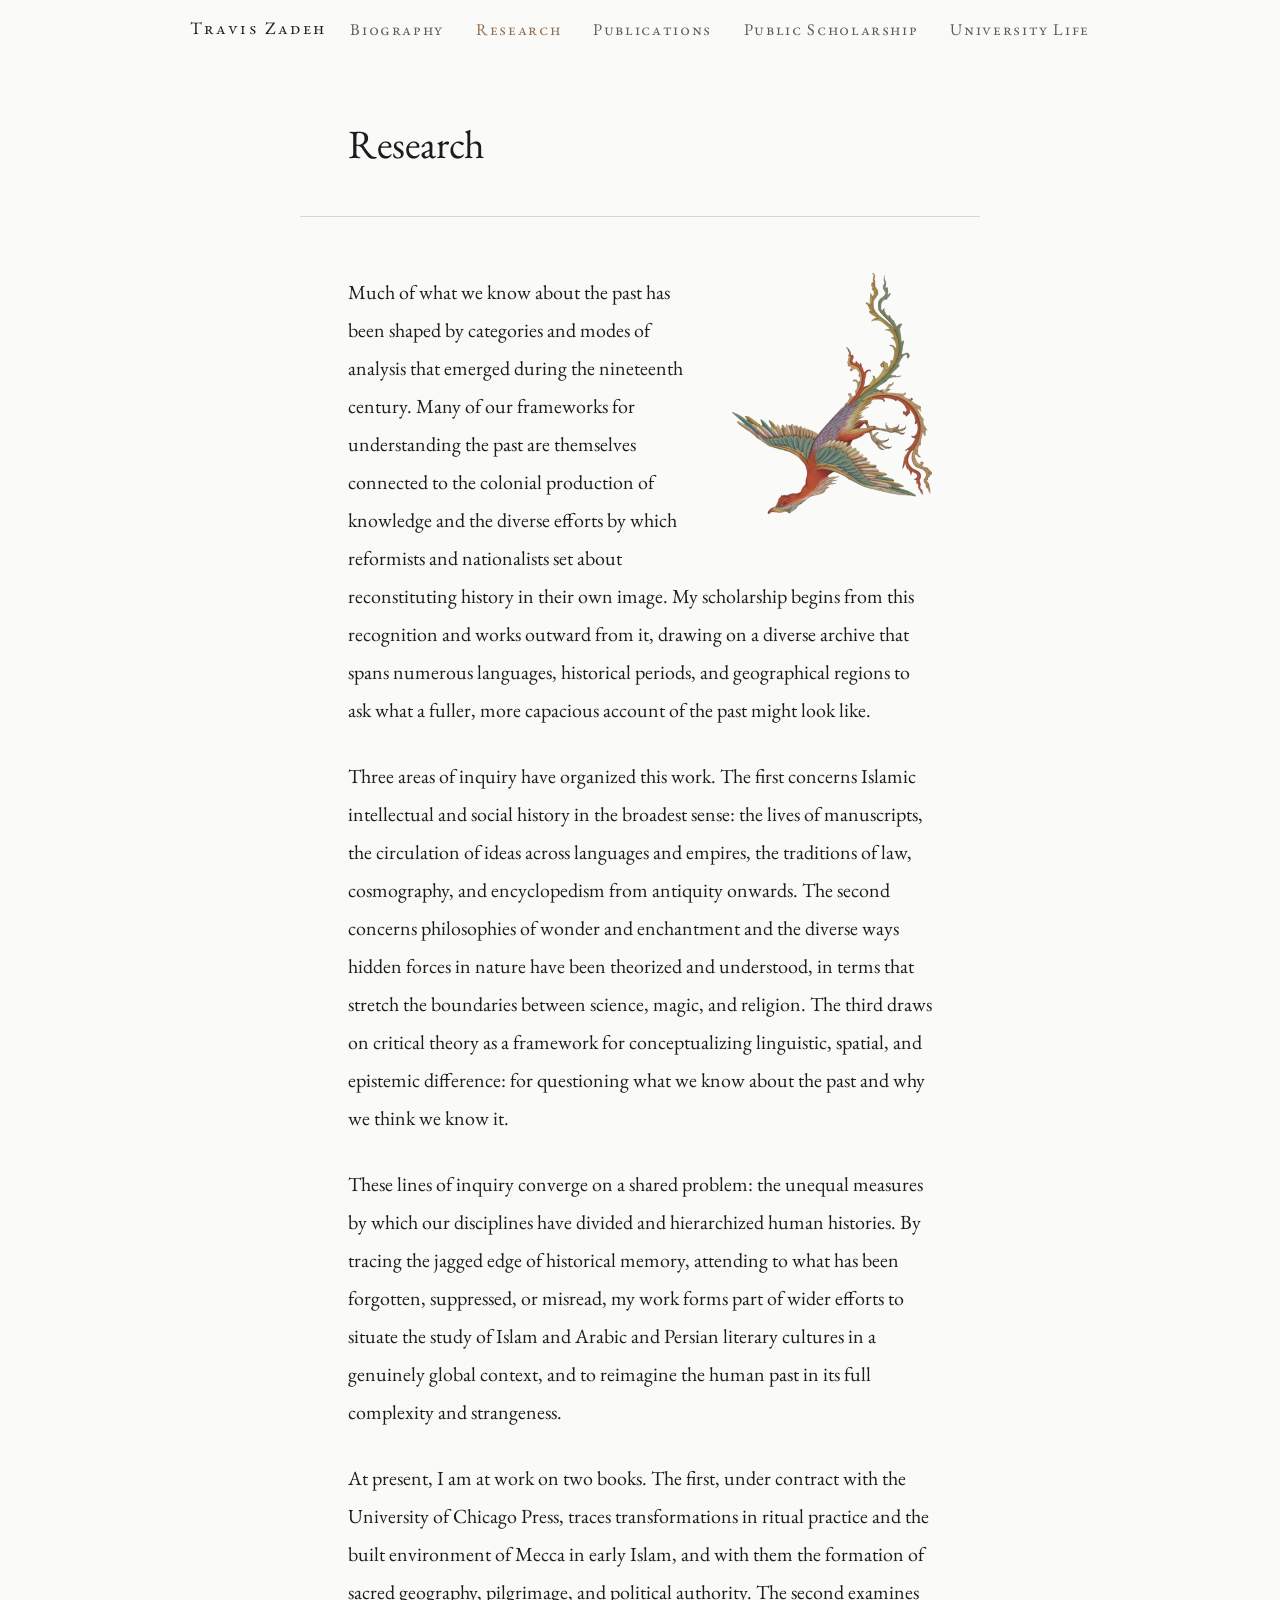
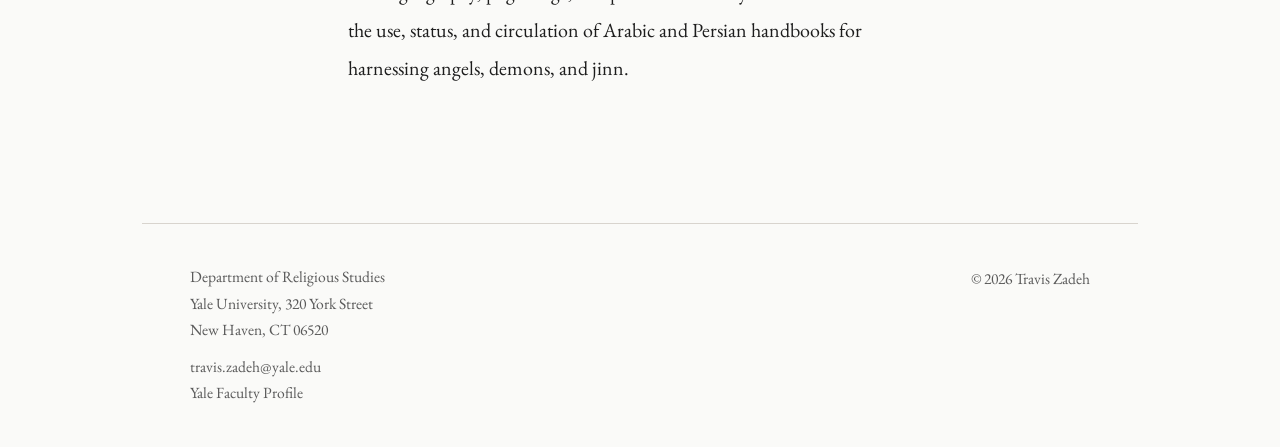
<file: pages/research.html>
<!DOCTYPE html>
<html lang="en">
<head>
  <meta charset="UTF-8">
  <meta name="viewport" content="width=device-width, initial-scale=1.0">
  <title>Research — Travis Zadeh</title>
  <meta name="description" content="Research by Travis Zadeh in Islamic intellectual history, wonder and enchantment, and critical theory, drawing on Arabic and Persian manuscript traditions.">
  <link rel="canonical" href="https://traviszadeh.com/pages/research.html">
  <link rel="preconnect" href="https://fonts.googleapis.com">
  <link rel="preconnect" href="https://fonts.gstatic.com" crossorigin>
  <link href="https://fonts.googleapis.com/css2?family=EB+Garamond:ital,wght@0,400;0,500;1,400;1,500&display=swap" rel="stylesheet">
  <link rel="icon" type="image/x-icon" href="../favicon.ico">
  <!-- ─────────────────────────────────────────────────────────
       Favicon: Sheikh Lotfollah Mosque, Isfahan, Iran.
       Photograph by Travis Zadeh.
       Thuluth calligraphy: إلى السماء فبلغ البيت المعمور وحضرت الصلاة فأذن جبرئيل
       "...to heaven, and he reached the Frequented House, and the time of 
       prayer came, so Gabriel called the adhān."
       ───────────────────────────────────────────────────────── -->
  <link rel="apple-touch-icon" href="../apple-touch-icon.png">
  <link rel="stylesheet" href="../css/style.css">
  <meta property="og:title" content="Research — Travis Zadeh">
  <meta property="og:image" content="https://traviszadeh.com/img/simurgh-chester-beatty-per277.png">
  <meta property="og:url" content="https://traviszadeh.com/pages/research.html">
  <style>
    .float-fig {
      float: right;
      margin: 0 0 24px 40px;
      width: 200px;
    }
    .float-fig img {
      width: 100%;
      height: auto;
      display: block;
      mix-blend-mode: multiply;
    }
    .clearfix::after { content: ''; display: table; clear: both; }
    .research-section {
      padding: 56px 48px;
      max-width: var(--col);
      margin: 0 auto;
    }
    .research-section p {
      margin-bottom: 1.4em;
    }
    .research-section p:last-child { margin-bottom: 0; }
    @media (max-width: 720px) {
      .float-fig { float: none; width: 160px; margin: 0 auto 20px auto; display: block; }
      .research-section { padding: 48px 24px; }
    }
  </style>
</head>
<body>
  <a class="skip-link" href="#main-content">Skip to main content</a>

  <nav class="site-nav" id="site-nav" aria-label="Main navigation">
    <div class="nav-inner">
      <a href="../index.html" class="nav-name">Travis Zadeh</a>
      <button class="nav-toggle" id="nav-toggle" aria-label="Toggle navigation" aria-expanded="false">
        <span></span><span></span><span></span>
      </button>
      <ul class="nav-links" id="nav-links">
        <li class="mobile-home-link"><a href="../index.html">Home</a></li>
        <li><a href="biography.html">Biography</a></li>
        <li><a href="research.html" class="active">Research</a></li>
        <li><a href="publications.html">Publications</a></li>
        <li><a href="public-scholarship.html">Public Scholarship</a></li>
        <li><a href="university.html">University Life</a></li>
      </ul>
    </div>
  </nav>

  <main class="page" id="main-content">

    <div class="page-header">
      <h1>Research</h1>
    </div>

    <!-- ── Main research statement ────────────────────── -->
    <div class="research-section clearfix">

      <figure class="float-fig">
        <figure class="ms-card">
  <a href="https://viewer.cbl.ie/viewer/image/Per_277_3/2/" target="_blank" rel="noopener noreferrer" aria-label="Sīmurgh, Book of Kings, Chester Beatty Library, Per. 277 (opens archive in new tab)">
    <img
          src="../img/simurgh-chester-beatty-per277.png"
          alt="Sīmurgh, mythical bird of Persian literature, Chester Beatty Library, Per. 277"
          width="664" height="800" loading="lazy"
        >
  </a>
  <figcaption class="ms-caption">Sīmurgh, Book of Kings, Chester Beatty Library, Per. 277</figcaption>
</figure>
      </figure>

      <p>Much of what we know about the past has been shaped by categories and modes of analysis that emerged during the nineteenth century. Many of our frameworks for understanding the past are themselves connected to the colonial production of knowledge and the diverse efforts by which reformists and nationalists set about reconstituting history in their own image. My scholarship begins from this recognition and works outward from it, drawing on a diverse archive that spans numerous languages, historical periods, and geographical regions to ask what a fuller, more capacious account of the past might look like.</p>

      <p>Three areas of inquiry have organized this work. The first concerns Islamic intellectual and social history in the broadest sense: the lives of manuscripts, the circulation of ideas across languages and empires, the traditions of law, cosmography, and encyclopedism from antiquity onwards. The second concerns philosophies of wonder and enchantment and the diverse ways hidden forces in nature have been theorized and understood, in terms that stretch the boundaries between science, magic, and religion. The third draws on critical theory as a framework for conceptualizing linguistic, spatial, and epistemic difference: for questioning what we know about the past and why we think we know it.</p>

      <p>These lines of inquiry converge on a shared problem: the unequal measures by which our disciplines have divided and hierarchized human histories. By tracing the jagged edge of historical memory, attending to what has been forgotten, suppressed, or misread, my work forms part of wider efforts to situate the study of Islam and Arabic and Persian literary cultures in a genuinely global context, and to reimagine the human past in its full complexity and strangeness.</p>
      
      <p>At present, I am at work on two books. The first, under contract with the University of Chicago Press, traces transformations in ritual practice and the built environment of Mecca in early Islam, and with them the formation of sacred geography, pilgrimage, and political authority. The second examines the use, status, and circulation of Arabic and Persian handbooks for harnessing angels, demons, and jinn.</p>
    </div>

  </main>

  <footer class="site-footer">
    <div class="footer-left">
      <p>Department of Religious Studies<br>Yale University, 320 York Street<br>New Haven, CT 06520</p>
      <p style="margin-top:10px;"><a href="mailto:travis.zadeh@yale.edu">travis.zadeh@yale.edu</a><br>
      <a href="https://religiousstudies.yale.edu/profile/travis-zadeh" target="_blank" rel="noopener">Yale Faculty Profile</a></p>
    </div>
    <div class="footer-right"><p>&copy; <span id="yr"></span> Travis Zadeh</p></div>
  </footer>

  <script src="../js/script.js"></script>
</body>
</html>
</file>
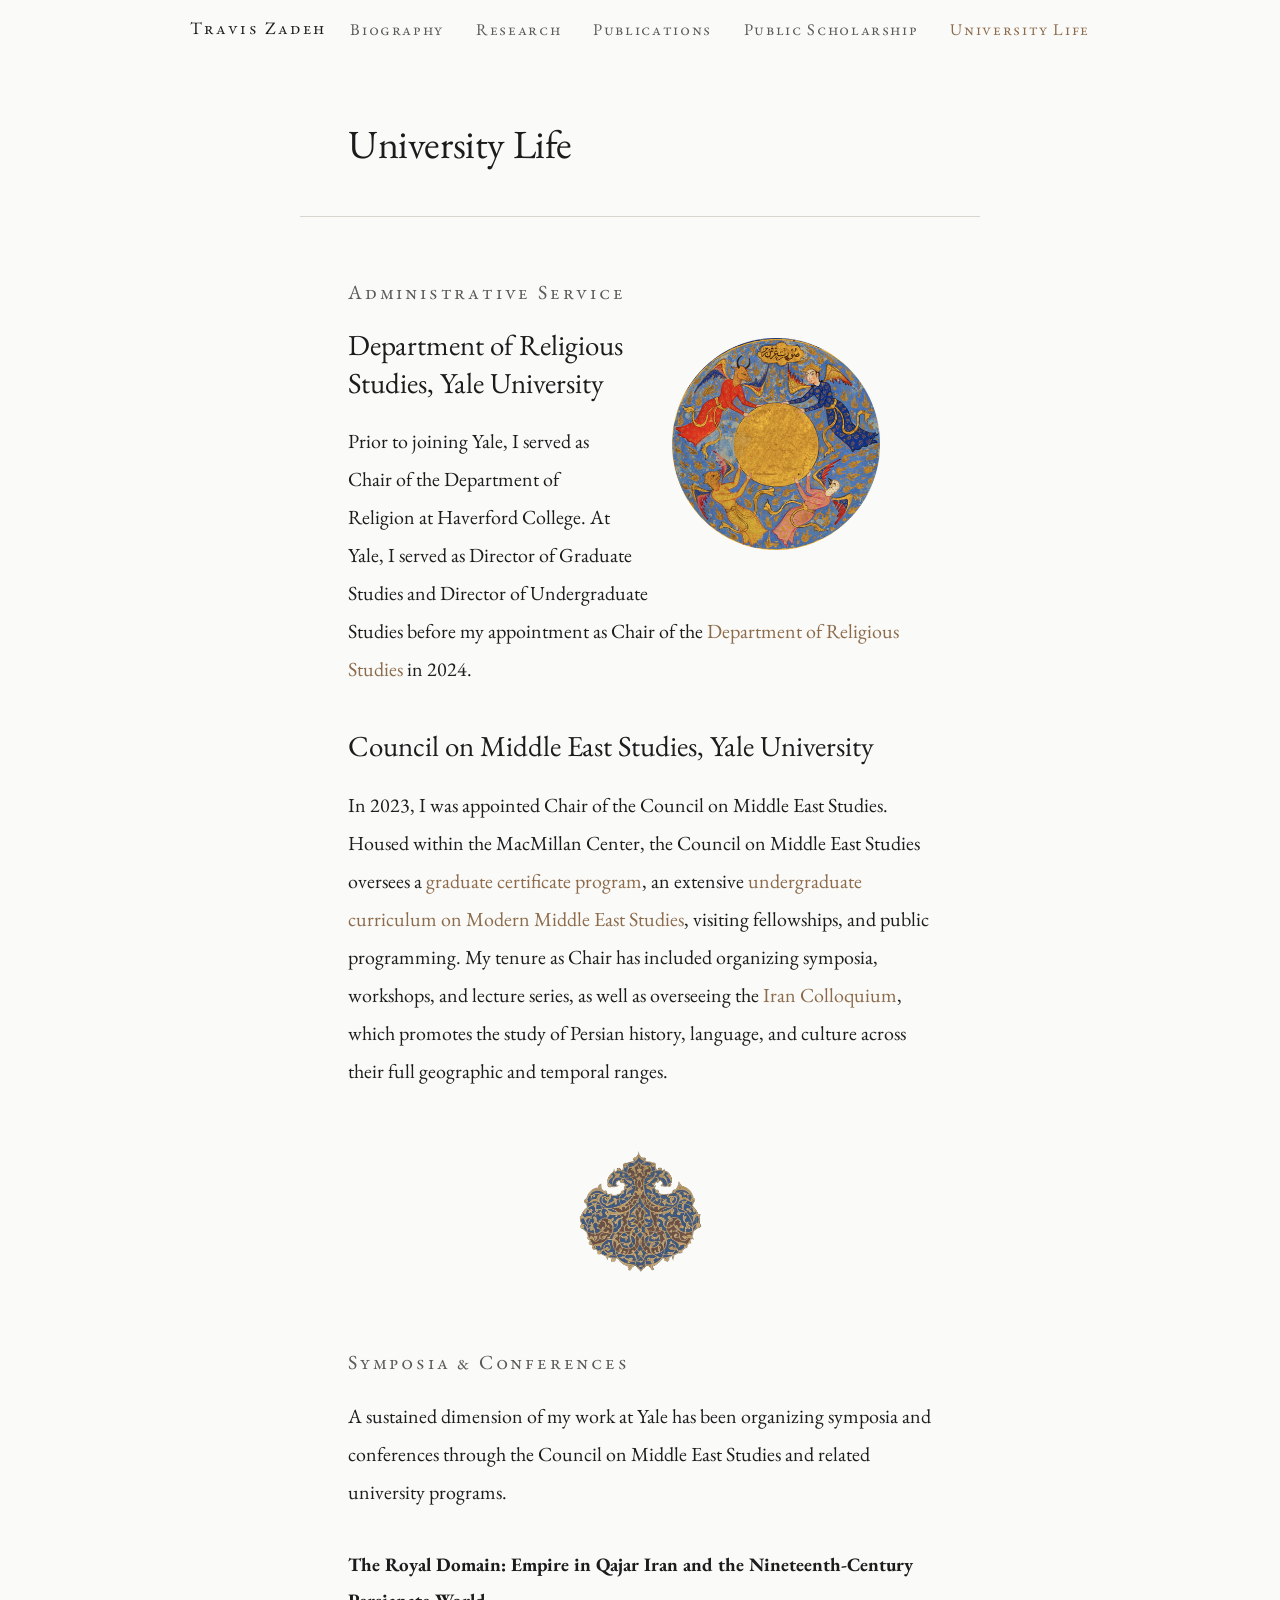
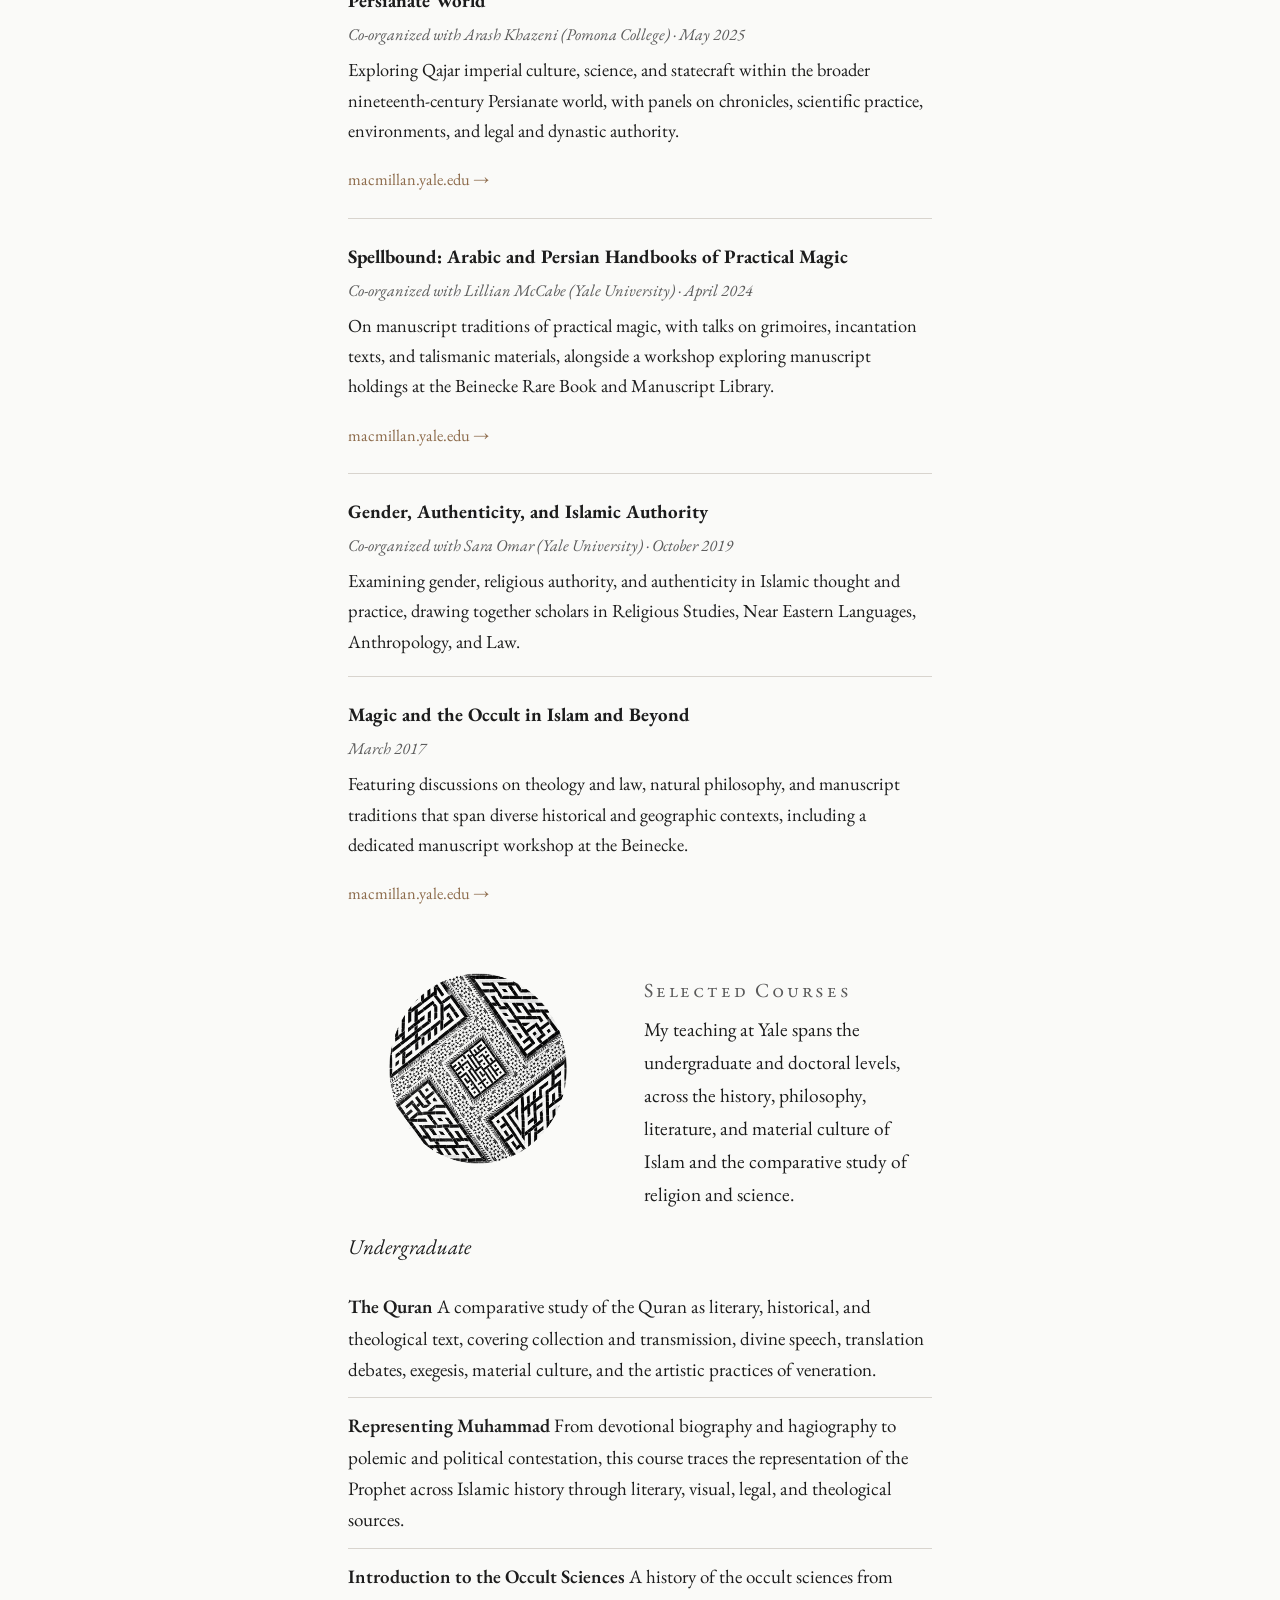
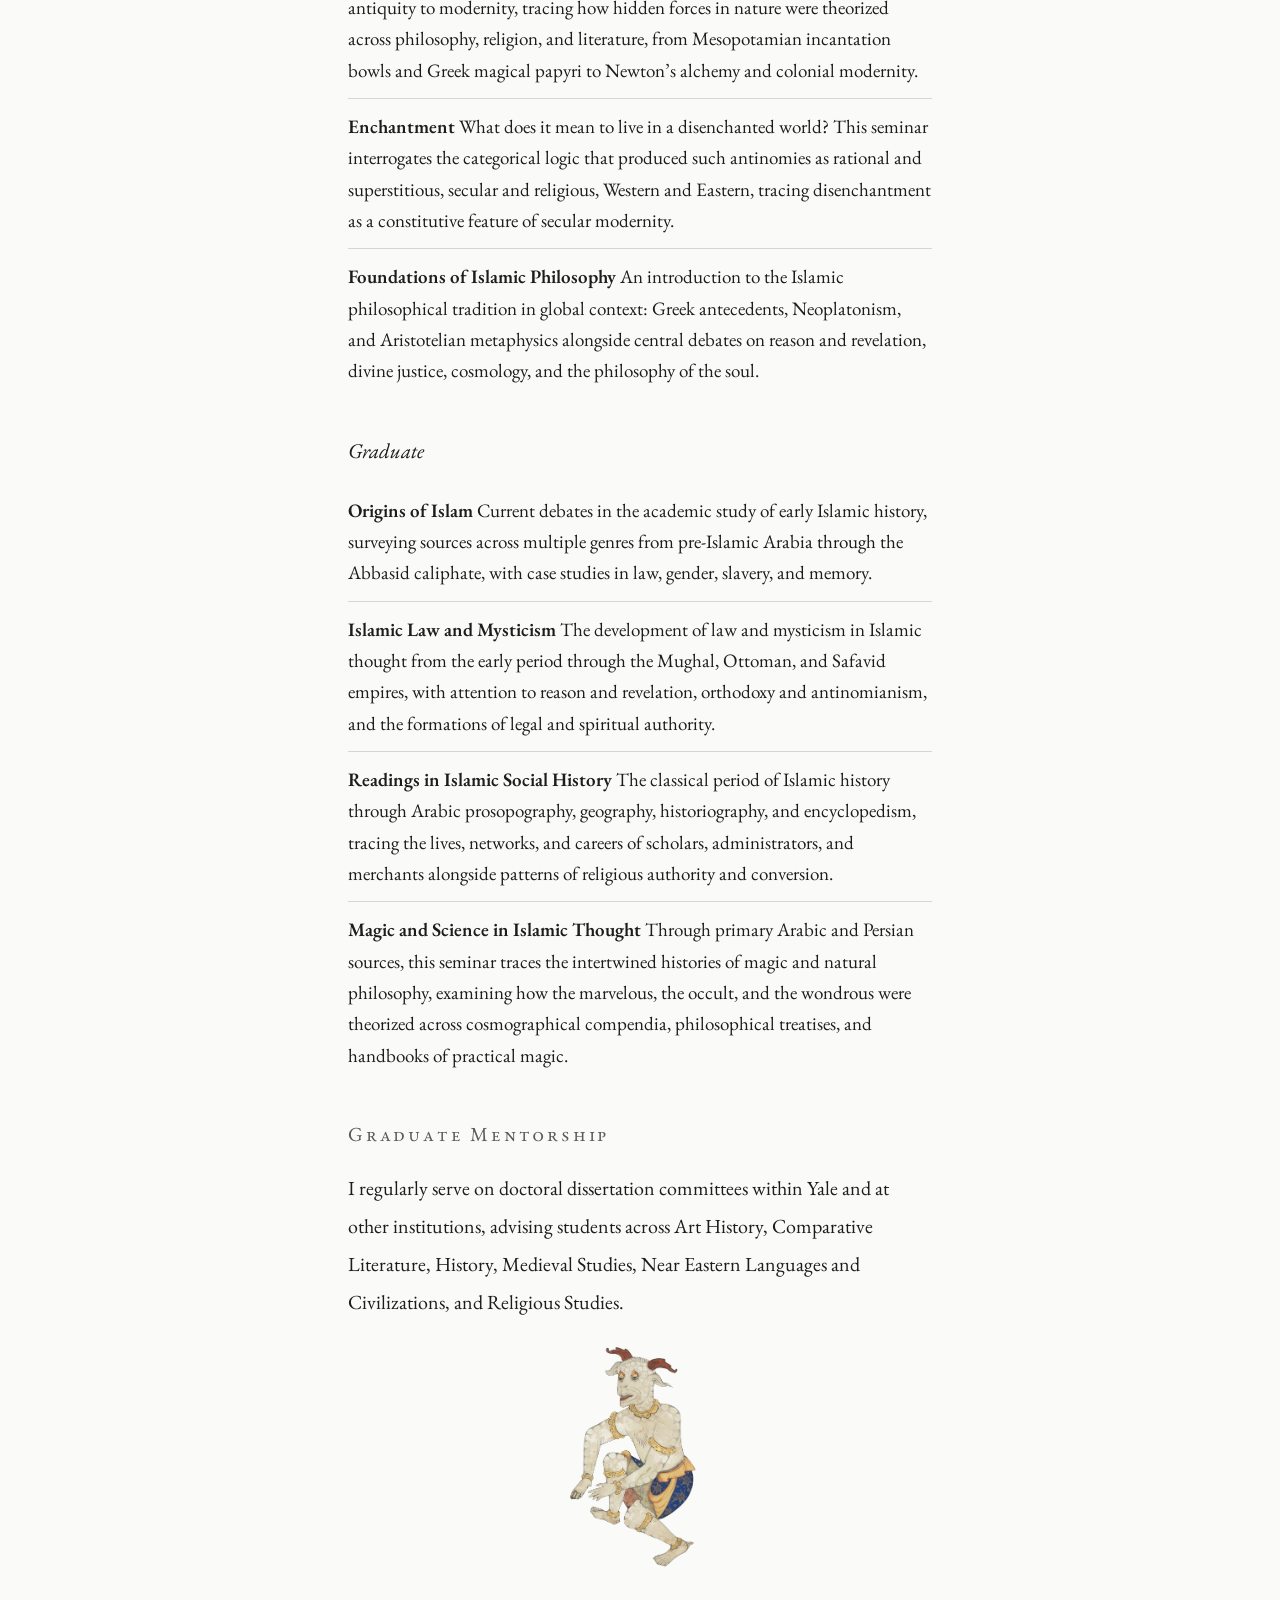
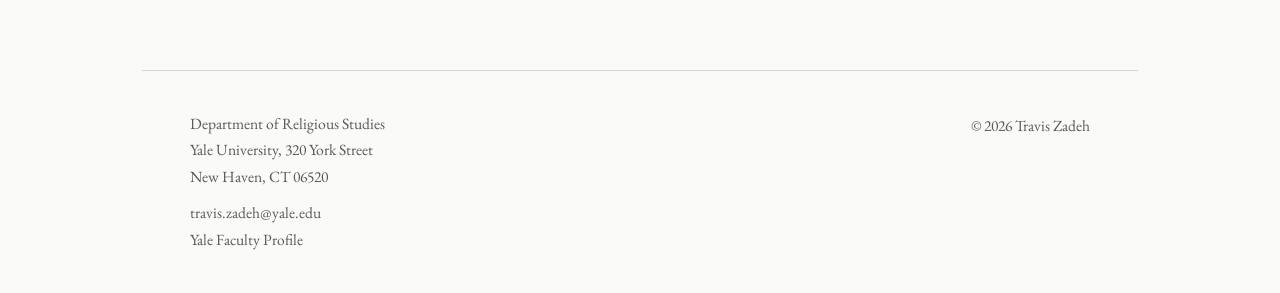
<file: pages/university.html>
<!DOCTYPE html>
<html lang="en">
<head>
  <meta charset="UTF-8">
  <meta name="viewport" content="width=device-width, initial-scale=1.0">
  <title>University Life — Travis Zadeh</title>
  <meta name="description" content="Administrative service, international symposia, selected courses, and graduate mentorship by Travis Zadeh at Yale University.">
  <link rel="canonical" href="https://traviszadeh.com/pages/university.html">
  <link rel="preconnect" href="https://fonts.googleapis.com">
  <link rel="preconnect" href="https://fonts.gstatic.com" crossorigin>
  <link href="https://fonts.googleapis.com/css2?family=EB+Garamond:ital,wght@0,400;0,500;1,400;1,500&display=swap" rel="stylesheet">
  <link rel="icon" type="image/x-icon" href="../favicon.ico">
  <!-- ─────────────────────────────────────────────────────────
       Favicon: Sheikh Lotfollah Mosque, Isfahan, Iran.
       Photograph by Travis Zadeh.
       Thuluth calligraphy: إلى السماء فبلغ البيت المعمور وحضرت الصلاة فأذن جبرئيل
       "...to heaven, and he reached the Frequented House, and the time of 
       prayer came, so Gabriel called the adhān."
       ───────────────────────────────────────────────────────── -->
  <link rel="apple-touch-icon" href="../apple-touch-icon.png">
  <link rel="stylesheet" href="../css/style.css">
  <meta property="og:title" content="University Life — Travis Zadeh">
  <meta property="og:image" content="https://traviszadeh.com/img/cosmos-angels-medallion.png">
  <meta property="og:url" content="https://traviszadeh.com/pages/university.html">
  <style>
    .float-right-fig {
      float: right;
      margin: 0 0 16px 28px;
      width: 312px;
      shape-outside: circle(50%);
    }
    .float-right-fig img {
      width: 100%;
      height: auto;
      display: block;
    }
    .clearfix::after { content:''; display:table; clear:both; }

    .courses-grid {
      display: grid;
      grid-template-columns: 260px 1fr;
      gap: 0 36px;
      align-items: start;
      margin-bottom: 0;
      row-gap: 0;
    }
    .courses-grid .course-img {
      grid-column: 1;
      grid-row: 1 / span 4;
      padding-top: 0;
    }
    .courses-grid .course-img img {
      width: 100%;
      height: auto;
      display: block;
    }
    .courses-grid .course-label {
      grid-column: 2;
      grid-row: 1;
      margin-top: 0;
      padding-top: 0;
      margin-bottom: 4px;
    }
    .courses-grid .course-intro {
      grid-column: 2;
      grid-row: 2;
      margin-bottom: 4px;
      font-size: 0.97rem;
      line-height: 1.7;
    }
    .courses-grid .course-ug-head {
      grid-column: 2;
      grid-row: 3;
      font-weight: 400;
      font-style: italic;
      font-size: 1.05rem;
      margin-bottom: 4px;
      margin-top: 4px;
    }
    .courses-grid .course-first-item {
      grid-column: 2;
      grid-row: 4;
      font-size: 0.92rem;
      line-height: 1.6;
      padding: 8px 0;
      border-bottom: 1px solid var(--rule);
    }
    @media(max-width:720px){
      .courses-grid { grid-template-columns: 1fr; }
      .courses-grid .course-img { grid-row: auto; max-width: 200px; margin: 0 auto; }
      .courses-grid .course-label,
      .courses-grid .course-intro,
      .courses-grid .course-ug-head,
      .courses-grid .course-first-item { grid-column: 1; grid-row: auto; }
    }

    /* Rosette dinkus */
    .rosette-dinkus {
      max-width: var(--col);
      margin: 0 auto;
      padding: 2px 48px 2px;
      text-align: center;
    }
    .rosette-dinkus img {
      max-width: 130px;
      height: auto;
      display: inline-block;
    }

    /* Kufic dinkus */
    .kufic-dinkus {
      max-width: var(--col);
      margin: 0 auto;
      padding: 2px 48px 2px;
      text-align: center;
    }
    .kufic-dinkus img {
      max-width: 195px;
      height: auto;
      display: inline-block;
    }
    .jinn-close {
      max-width: var(--col);
      margin: 0 auto;
      padding: 16px 48px 8px;
      text-align: center;
    }
    .jinn-close img {
      max-width: 160px;
      height: auto;
      display: block;
      margin: 0 auto;
    }

    @media(max-width:720px){
      .float-right-fig { float:none; width:200px; margin:0 auto 20px auto; display:block; }
      .rosette-dinkus { padding-top: 0; padding-bottom: 0; margin-top: -16px; }
      .rosette-dinkus, .jinn-close { padding-left:24px; padding-right:24px; }
    }
  </style>
</head>
<body>
  <a class="skip-link" href="#main-content">Skip to main content</a>

  <nav class="site-nav" id="site-nav" aria-label="Main navigation">
    <div class="nav-inner">
      <a href="../index.html" class="nav-name">Travis Zadeh</a>
      <button class="nav-toggle" id="nav-toggle" aria-label="Toggle navigation" aria-expanded="false">
        <span></span><span></span><span></span>
      </button>
      <ul class="nav-links" id="nav-links">
        <li class="mobile-home-link"><a href="../index.html">Home</a></li>
        <li><a href="biography.html">Biography</a></li>
        <li><a href="research.html">Research</a></li>
        <li><a href="publications.html">Publications</a></li>
        <li><a href="public-scholarship.html">Public Scholarship</a></li>
        <li><a href="university.html" class="active">University Life</a></li>
      </ul>
    </div>
  </nav>

  <main class="page" id="main-content">
    <div class="page-header">
      <h1>University Life</h1>
    </div>

    <!-- ── Administrative Leadership — cosmos floats beside text ── -->
    <div class="section clearfix" style="border-bottom:none;">
      <p class="section-label">Administrative Service</p>

      <figure class="float-right-fig">
        <figure class="ms-card">
  <a href="https://viewer.cbl.ie/viewer/image/In_02/29/LOG_0011/" target="_blank" rel="noopener noreferrer" aria-label="Angels bearing the Celestial Throne, Stars of the Sciences, copied 1570, Chester Beatty Library, In. 02, fol. 10a (opens archive in new tab)">
    <img
          src="../img/cosmos-angels-medallion.png"
          alt="Angels bearing the Celestial Throne, Stars of the Sciences, Chester Beatty Library, In. 02"
          width="600" height="450" loading="eager"
        >
  </a>
  <figcaption class="ms-caption">Angels bearing the Celestial Throne, Stars of the Sciences, copied 1570, Chester Beatty Library, In. 02, fol. 10a</figcaption>
</figure>
      </figure>

      <h2>Department of Religious Studies, Yale University</h2>
      <p>Prior to joining Yale, I served as Chair of the Department of Religion at Haverford College. At Yale, I served as Director of Graduate Studies and Director of Undergraduate Studies before my appointment as Chair of the <a href="https://religiousstudies.yale.edu/" target="_blank" rel="noopener">Department of Religious Studies</a> in 2024.</p>

      <div style="clear:both; height:24px;"></div>

      <h2>Council on Middle East Studies, Yale University</h2>
      <p>In 2023, I was appointed Chair of the Council on Middle East Studies. Housed within the MacMillan Center, the Council on Middle East Studies oversees a <a href="https://macmillan.yale.edu/middleeast/certificate-concentration" target="_blank" rel="noopener">graduate certificate program</a>, an extensive <a href="https://catalog.yale.edu/ycps/subjects-of-instruction/modern-middle-east-studies/" target="_blank" rel="noopener">undergraduate curriculum on Modern Middle East Studies</a>, visiting fellowships, and public programming. My tenure as Chair has included organizing symposia, workshops, and lecture series, as well as overseeing the <a href="https://macmillan.yale.edu/middleeast/iran-colloquium-0" target="_blank" rel="noopener">Iran Colloquium</a>, which promotes the study of Persian history, language, and culture across their full geographic and temporal ranges.</p>
    </div>

    <!-- ── Rosette dinkus ─────────────────────────────── -->
    <div class="rosette-dinkus">
      <figure class="ms-card">
  <a href="https://viewer.cbl.ie/viewer/image/Is_1614_2/2/LOG_0000/" target="_blank" rel="noopener noreferrer" aria-label="Rosette from the opening of a Quran, copied ca. 1305, Chester Beatty Library, Is. 1614.2 (opens archive in new tab)">
    <img
        src="../img/rosette-blue-gold.png"
        alt="Rosette from the opening of a Quran, Chester Beatty Library, Is. 1614.2"
        width="500" height="481" loading="lazy"
      >
  </a>
  <figcaption class="ms-caption">Rosette from the opening of a Quran, copied ca. 1305, Chester Beatty Library, Is. 1614.2</figcaption>
</figure>
    </div>

    <!-- ── Symposia ─────────────────────────────────────── -->
    <div class="section" style="border-bottom:none; padding-bottom:24px;">
      <p class="section-label">Symposia &amp; Conferences</p>
      <p>A sustained dimension of my work at Yale has been organizing symposia and conferences through the Council on Middle East Studies and related university programs.</p>

      <div class="conf-entry">
        <strong>The Royal Domain: Empire in Qajar Iran and the Nineteenth-Century Persianate World</strong>
        <p class="conf-meta">Co-organized with Arash Khazeni (Pomona College) &middot; May 2025</p>
        <p>Exploring Qajar imperial culture, science, and statecraft within the broader nineteenth-century Persianate world, with panels on chronicles, scientific practice, environments, and legal and dynastic authority.</p>
        <a href="https://macmillan.yale.edu/events/2025-05-30/conference-royal-domain-empire-qajar-iran-and-nineteenth-century-persianate-world" target="_blank" rel="noopener" style="font-size:0.82rem;">macmillan.yale.edu &rarr;</a>
      </div>

      <div class="conf-entry">
        <strong>Spellbound: Arabic and Persian Handbooks of Practical Magic</strong>
        <p class="conf-meta">Co-organized with Lillian McCabe (Yale University) &middot; April 2024</p>
        <p>On manuscript traditions of practical magic, with talks on grimoires, incantation texts, and talismanic materials, alongside a workshop exploring manuscript holdings at the Beinecke Rare Book and Manuscript Library.</p>
        <a href="https://macmillan.yale.edu/events/2024-04/spellbound-arabic-and-persian-handbooks-practical-magic" target="_blank" rel="noopener" style="font-size:0.82rem;">macmillan.yale.edu &rarr;</a>
      </div>

      <div class="conf-entry">
        <strong>Gender, Authenticity, and Islamic Authority</strong>
        <p class="conf-meta">Co-organized with Sara Omar (Yale University) &middot; October 2019</p>
        <p>Examining gender, religious authority, and authenticity in Islamic thought and practice, drawing together scholars in Religious Studies, Near Eastern Languages, Anthropology, and Law.</p>
      </div>

      <div class="conf-entry">
        <strong>Magic and the Occult in Islam and Beyond</strong>
        <p class="conf-meta">March 2017</p>
        <p>Featuring discussions on theology and law, natural philosophy, and manuscript traditions that span diverse historical and geographic contexts, including a dedicated manuscript workshop at the Beinecke.</p>
        <a href="https://macmillan.yale.edu/stories/hidden-histories-islamic-magic" target="_blank" rel="noopener" style="font-size:0.82rem;">macmillan.yale.edu &rarr;</a>
      </div>
    </div>

    <!-- ── Selected Courses ─────────────────────────────── -->
    <div class="section" style="border-bottom:none; padding-bottom:16px; padding-top:16px;">
      <div class="courses-grid">
        <div class="course-img">
          <figure class="ms-card">
  <img
            src="../img/kufic-design-medallion.png"
            alt="Kufic mosaic tile, Jameh Mosque, Isfahan, seventeenth century"
            width="500" height="375" loading="lazy"
          >
  <figcaption class="ms-caption">Kufic mosaic with the name of the craftsman in the center tile, Jameh Mosque, Isfahan, seventeenth century. Photo: Travis Zadeh</figcaption>
</figure>
        </div>
        <p class="section-label course-label">Selected Courses</p>
        <p class="course-intro">My teaching at Yale spans the undergraduate and doctoral levels, across the history, philosophy, literature, and material culture of Islam and the comparative study of religion and science.</p>
      </div>

      <h3 style="margin-top:16px;">Undergraduate</h3>
      <ul class="course-list" style="margin-top:0;">
        <li><span class="course-title">The Quran</span> A comparative study of the Quran as literary, historical, and theological text, covering collection and transmission, divine speech, translation debates, exegesis, material culture, and the artistic practices of veneration.</li>
        <li><span class="course-title">Representing Muhammad</span> From devotional biography and hagiography to polemic and political contestation, this course traces the representation of the Prophet across Islamic history through literary, visual, legal, and theological sources.</li>
        <li><span class="course-title">Introduction to the Occult Sciences</span> A history of the occult sciences from antiquity to modernity, tracing how hidden forces in nature were theorized across philosophy, religion, and literature, from Mesopotamian incantation bowls and Greek magical papyri to Newton&#8217;s alchemy and colonial modernity.</li>
        <li><span class="course-title">Enchantment</span> What does it mean to live in a disenchanted world? This seminar interrogates the categorical logic that produced such antinomies as rational and superstitious, secular and religious, Western and Eastern, tracing disenchantment as a constitutive feature of secular modernity.</li>
        <li><span class="course-title">Foundations of Islamic Philosophy</span> An introduction to the Islamic philosophical tradition in global context: Greek antecedents, Neoplatonism, and Aristotelian metaphysics alongside central debates on reason and revelation, divine justice, cosmology, and the philosophy of the soul.</li>
      </ul>

      <h3 style="margin-top:32px;">Graduate</h3>
      <ul class="course-list">
        <li><span class="course-title">Origins of Islam</span> Current debates in the academic study of early Islamic history, surveying sources across multiple genres from pre-Islamic Arabia through the Abbasid caliphate, with case studies in law, gender, slavery, and memory.</li>
        <li><span class="course-title">Islamic Law and Mysticism</span> The development of law and mysticism in Islamic thought from the early period through the Mughal, Ottoman, and Safavid empires, with attention to reason and revelation, orthodoxy and antinomianism, and the formations of legal and spiritual authority.</li>
        <li><span class="course-title">Readings in Islamic Social History</span> The classical period of Islamic history through Arabic prosopography, geography, historiography, and encyclopedism, tracing the lives, networks, and careers of scholars, administrators, and merchants alongside patterns of religious authority and conversion.</li>
        <li><span class="course-title">Magic and Science in Islamic Thought</span> Through primary Arabic and Persian sources, this seminar traces the intertwined histories of magic and natural philosophy, examining how the marvelous, the occult, and the wondrous were theorized across cosmographical compendia, philosophical treatises, and handbooks of practical magic.</li>
      </ul>
    </div>

    <!-- ── Graduate Mentorship ─────────────────────────── -->
    <div class="section" style="border-bottom:none; padding-bottom:0; padding-top:16px;">
      <p class="section-label">Graduate Mentorship</p>
      <p>I regularly serve on doctoral dissertation committees within Yale and at other institutions, advising students across Art History, Comparative Literature, History, Medieval Studies, Near Eastern Languages and Civilizations, and Religious Studies.</p>
    </div>

    <!-- ── Jinn closing image ──────────────────────────── -->
    <div class="jinn-close">
      <figure class="ms-card">
  <a href="https://viewer.cbl.ie/viewer/image/Per_395_1/2/LOG_0000/" target="_blank" rel="noopener noreferrer" aria-label="Jinn helps build wall of Gog and Magog, Book of Divination, Chester Beatty Library, Per. 395.1, copied ca. 1560 (opens archive in new tab)">
    <img
        src="../img/jinn2-white-persian.png"
        alt="Jinn, Book of Divination, Chester Beatty Library, Per. 395.1"
        width="379" height="551" loading="lazy"
      >
  </a>
  <figcaption class="ms-caption">Jinn helps build wall of Gog and Magog, Book of Divination, Chester Beatty Library, Per. 395.1, copied ca. 1560</figcaption>
</figure>
    </div>

  </main>

  <footer class="site-footer">
    <div class="footer-left">
      <p>Department of Religious Studies<br>Yale University, 320 York Street<br>New Haven, CT 06520</p>
      <p style="margin-top:10px;"><a href="mailto:travis.zadeh@yale.edu">travis.zadeh@yale.edu</a><br>
      <a href="https://religiousstudies.yale.edu/profile/travis-zadeh" target="_blank" rel="noopener">Yale Faculty Profile</a></p>
    </div>
    <div class="footer-right"><p>&copy; <span id="yr"></span> Travis Zadeh</p></div>
  </footer>

  <script src="../js/script.js"></script>
</body>
</html>
</file>
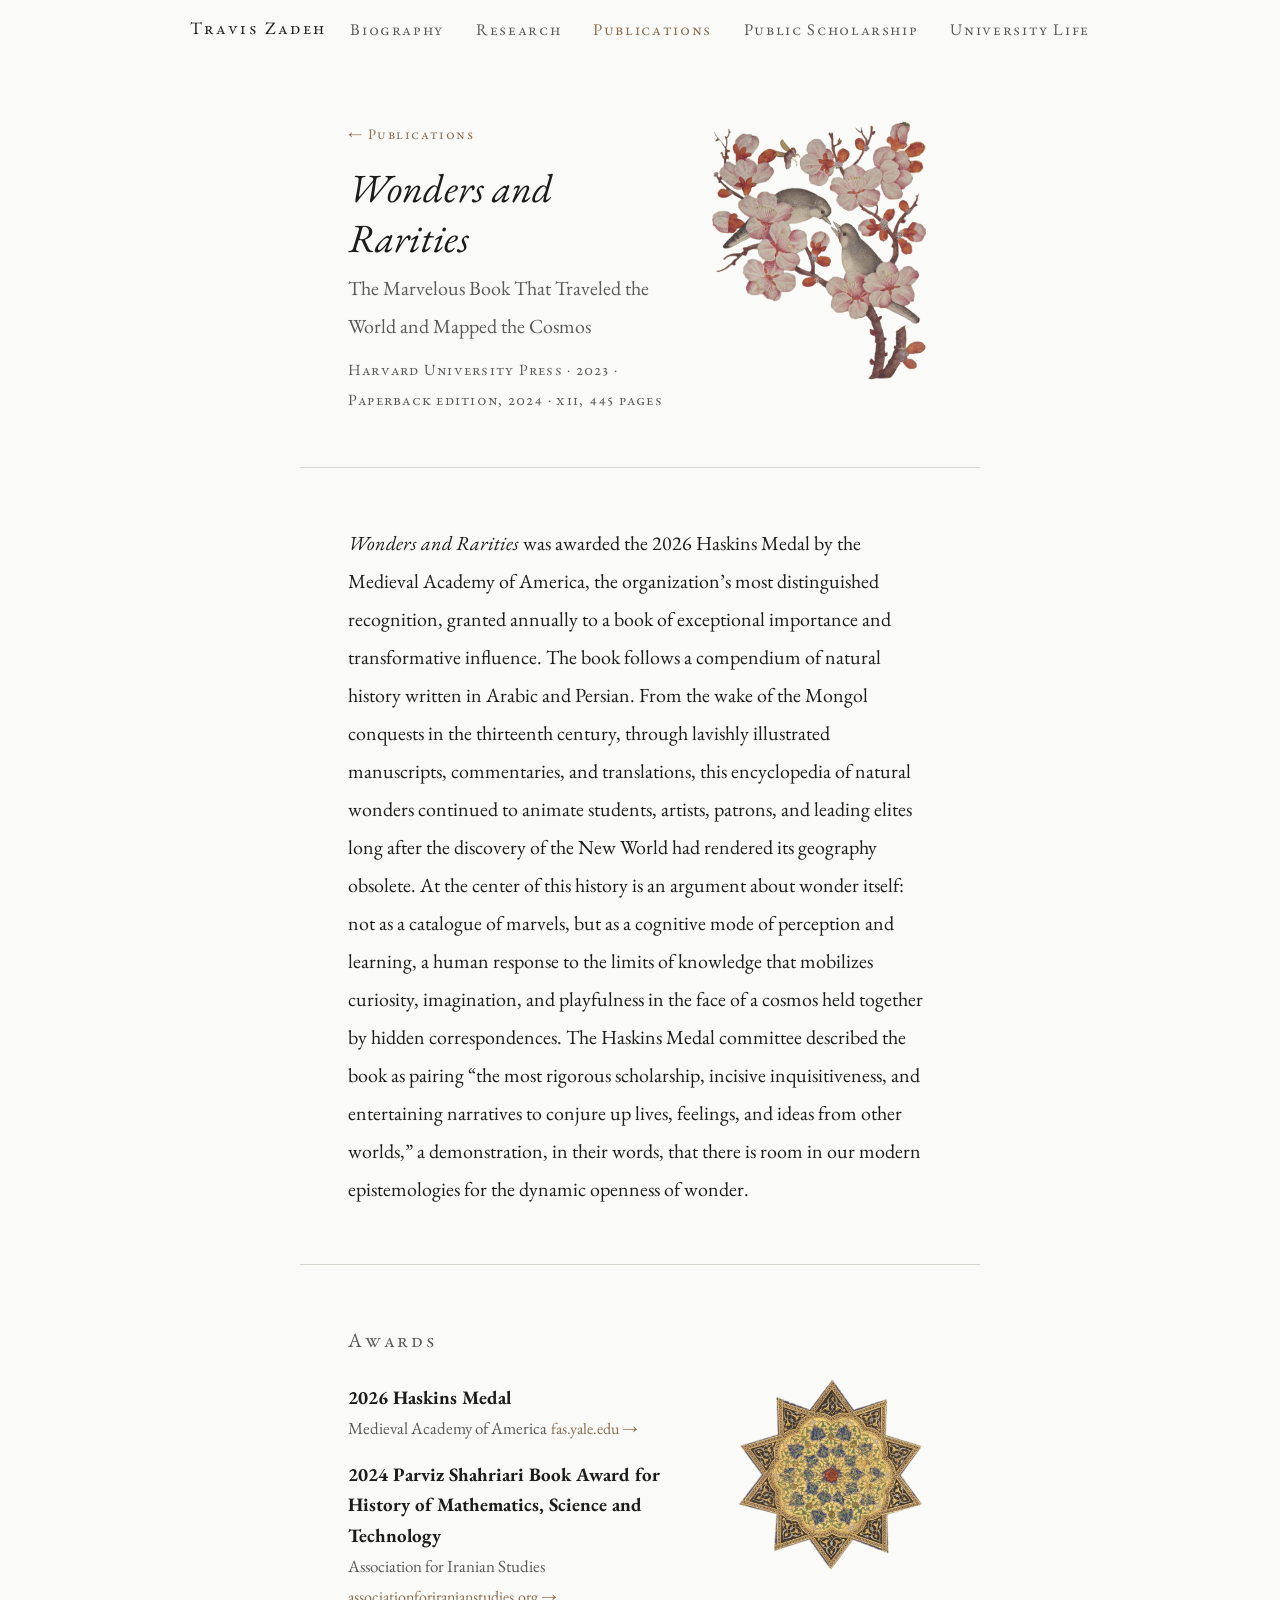
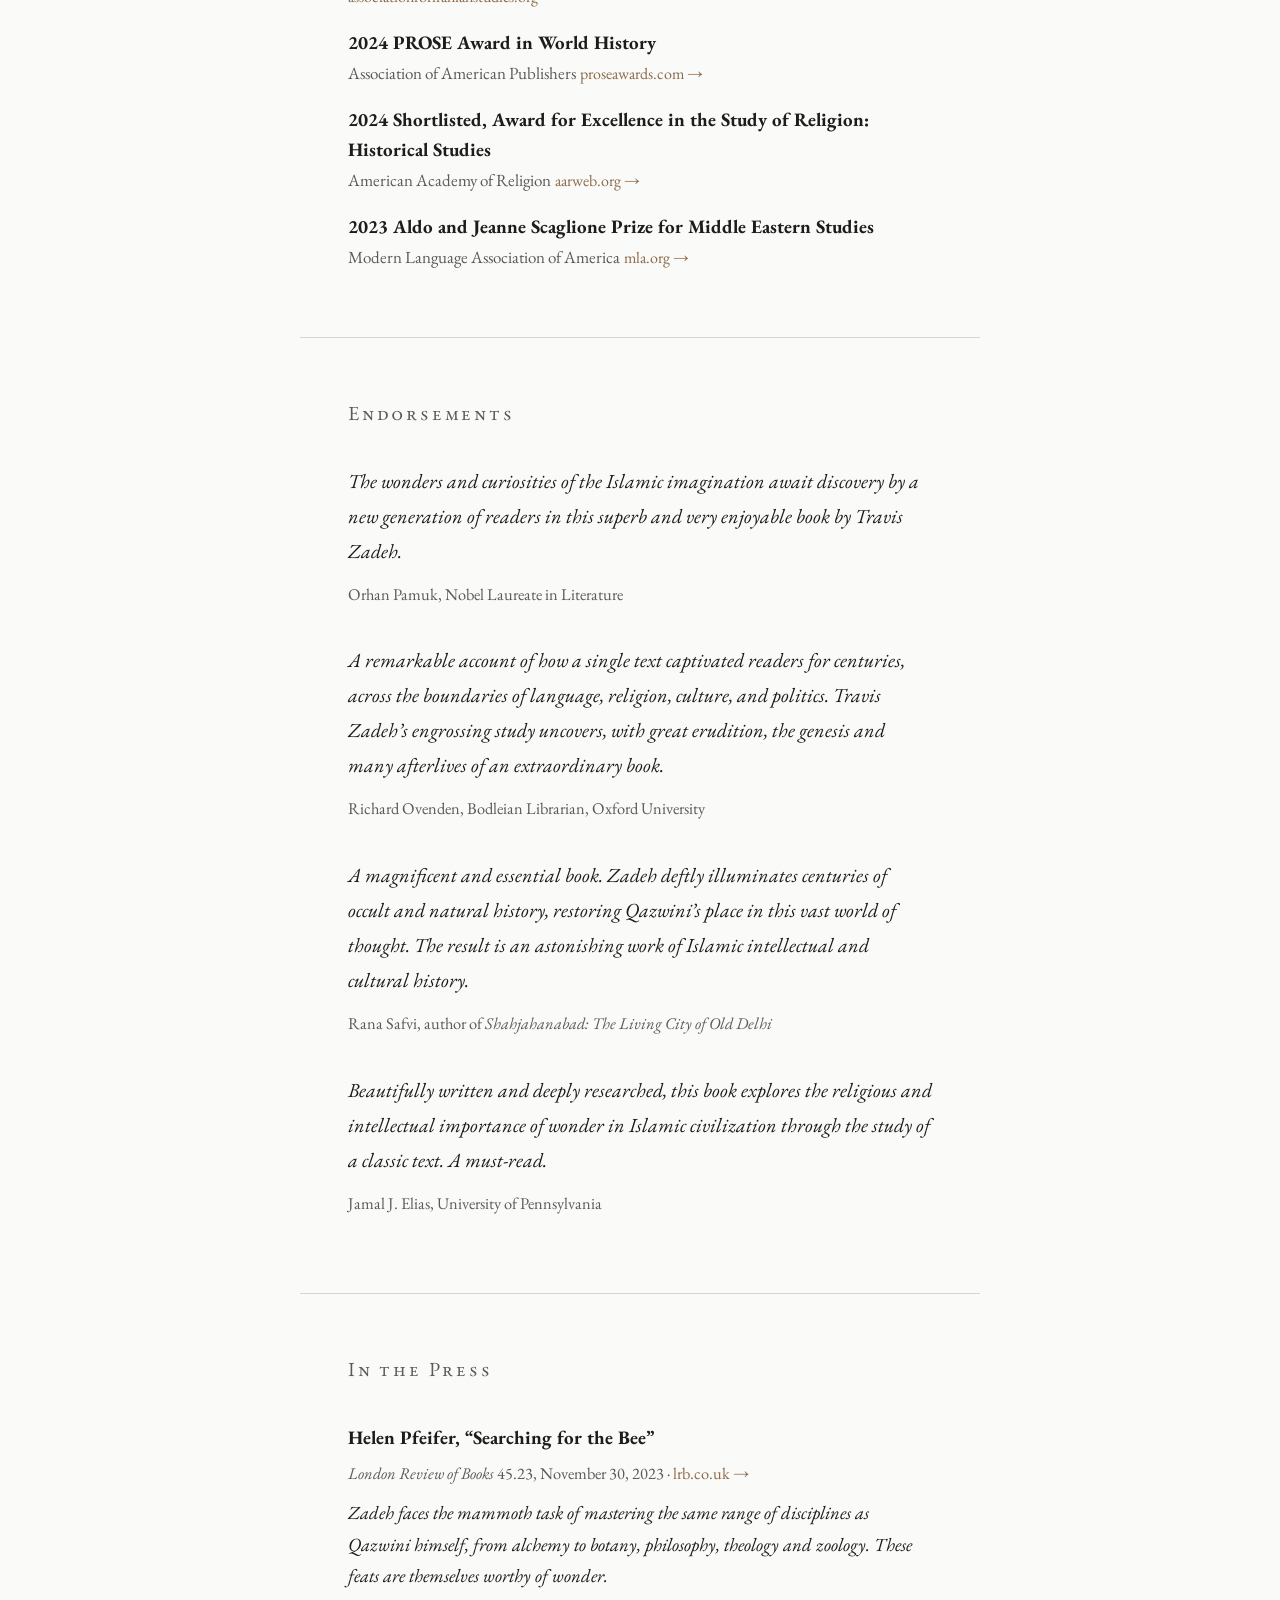
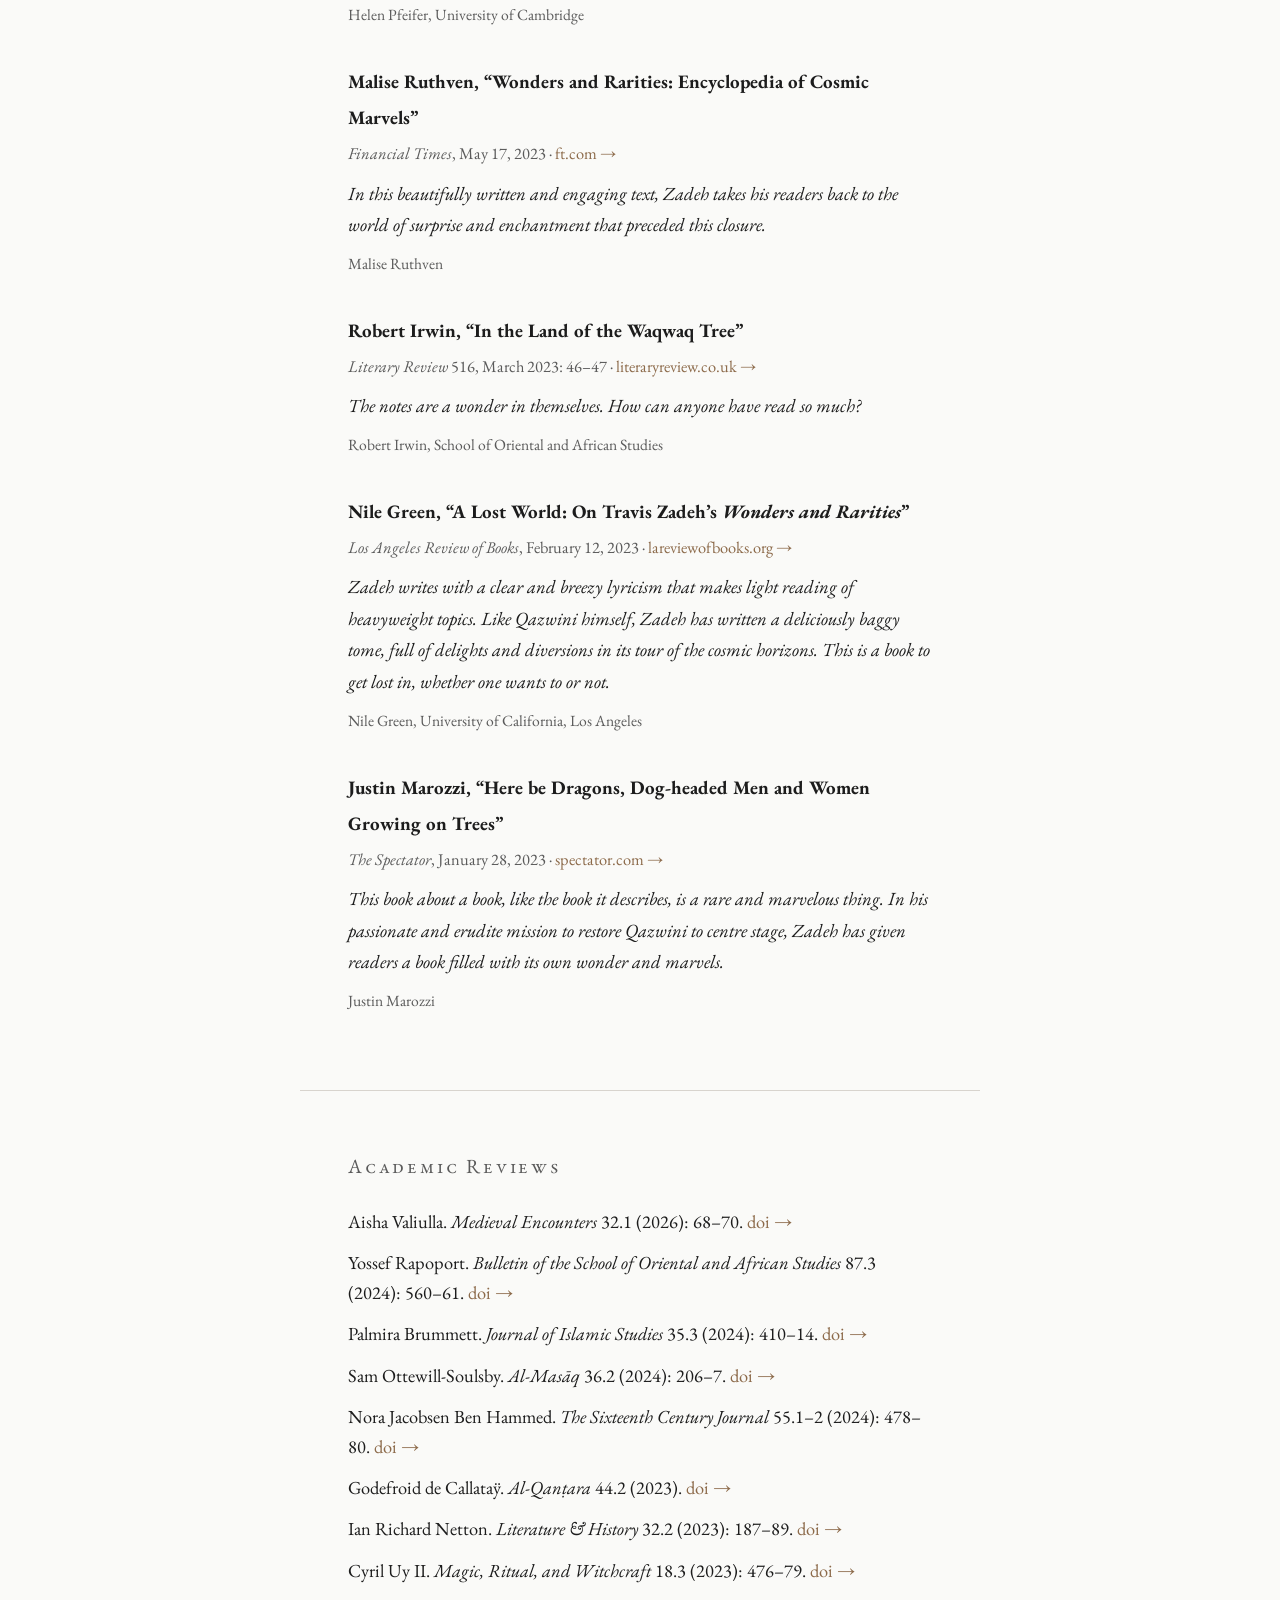
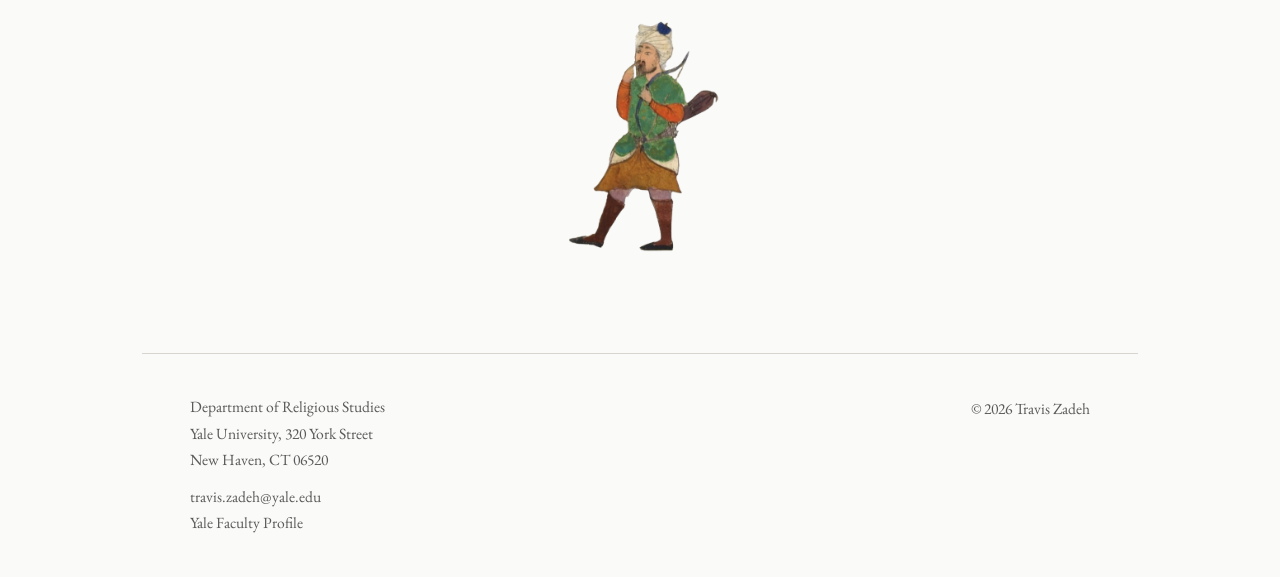
<file: pages/wonders-and-rarities.html>
<!DOCTYPE html>
<html lang="en">
<head>
  <meta charset="UTF-8">
  <meta name="viewport" content="width=device-width, initial-scale=1.0">
  <title>Wonders and Rarities — Travis Zadeh</title>
  <meta name="description" content="Wonders and Rarities: The Marvelous Book That Traveled the World and Mapped the Cosmos. Harvard University Press, 2023. Awards, endorsements, and reviews.">
  <link rel="canonical" href="https://traviszadeh.com/pages/wonders-and-rarities.html">
  <link rel="preconnect" href="https://fonts.googleapis.com">
  <link rel="preconnect" href="https://fonts.gstatic.com" crossorigin>
  <link href="https://fonts.googleapis.com/css2?family=EB+Garamond:ital,wght@0,400;0,500;1,400;1,500&display=swap" rel="stylesheet">
  <link rel="icon" type="image/x-icon" href="../favicon.ico">
  <!-- ─────────────────────────────────────────────────────────
       Favicon: Sheikh Lotfollah Mosque, Isfahan, Iran.
       Photograph by Travis Zadeh.
       Thuluth calligraphy: إلى السماء فبلغ البيت المعمور وحضرت الصلاة فأذن جبرئيل
       "...to heaven, and he reached the Frequented House, and the time of 
       prayer came, so Gabriel called the adhān."
       ───────────────────────────────────────────────────────── -->
  <link rel="apple-touch-icon" href="../apple-touch-icon.png">
  <link rel="stylesheet" href="../css/style.css">
  <meta property="og:title" content="Wonders and Rarities — Travis Zadeh">
  <meta property="og:description" content="Winner of the 2026 Haskins Medal, Medieval Academy of America. Harvard University Press, 2023.">
  <meta property="og:image" content="https://traviszadeh.com/img/birds-blossoms-f1945.png">
  <meta property="og:url" content="https://traviszadeh.com/pages/wonders-and-rarities.html">
  <script type="application/ld+json">
  {
    "@context": "https://schema.org",
    "@type": "Book",
    "name": "Wonders and Rarities: The Marvelous Book That Traveled the World and Mapped the Cosmos",
    "@id": "https://traviszadeh.com/pages/wonders-and-rarities.html#book",
    "author": {"@type": "Person", "@id": "https://traviszadeh.com/#person", "name": "Travis Zadeh", "url": "https://traviszadeh.com/"},
    "publisher": {"@type": "Organization", "name": "Harvard University Press"},
    "datePublished": "2023",
    "isbn": "9780674258457",
    "url": "https://traviszadeh.com/pages/wonders-and-rarities.html",
    "award": [
      "2026 Haskins Medal, Medieval Academy of America",
      "2024 Parviz Shahriari Book Award for History of Mathematics, Science and Technology, Association for Iranian Studies",
      "2024 PROSE Award in World History, Association of American Publishers",
      "2023 Aldo and Jeanne Scaglione Prize for Middle Eastern Studies, Modern Language Association of America"
    ]
  }
  </script>
  <style>
    .wr-header {
      padding: 64px 48px 40px;
      max-width: var(--col);
      margin: 0 auto;
      border-bottom: 1px solid var(--rule);
    }
    .wr-float {
      float: right;
      margin: 0 0 32px 40px;
      width: 220px;
    }
    .wr-float img {
      width: 100%;
      height: auto;
      display: block;
    }
    .clearfix::after { content:''; display:table; clear:both; }

    .wr-header h1 {
      font-size: 2rem;
      font-weight: 400;
      font-style: italic;
      line-height: 1.25;
      margin-bottom: 6px;
    }
    .wr-header .wr-subtitle { font-size: 1rem; color: var(--muted); margin-bottom: 10px; }
    .wr-header .wr-pub {
      font-size: 0.78rem;
      font-variant: small-caps;
      letter-spacing: 0.08em;
      color: var(--muted);
    }

    /* Awards — no borders between items */
    .award-list { list-style: none; margin-top: 8px; }
    .award-list li {
      padding: 8px 0;
      font-size: 0.95rem;
      line-height: 1.6;
    }
    .award-list li strong { display: block; }
    .award-list li span { color: var(--muted); font-size: 0.85rem; }
    .award-list li a { font-size: 0.8rem; }

    /* Endorsements — no blockquote border */
    .endorsement {
      padding: 16px 0;
      font-size: 0.97rem;
    }
    .endorsement p {
      font-style: italic;
      line-height: 1.75;
      margin-bottom: 6px;
    }
    .endorsement cite {
      font-size: 0.82rem;
      font-style: normal;
      color: var(--muted);
    }

    /* Press entries — no borders */
    .press-entry {
      padding: 16px 0;
      font-size: 0.95rem;
    }
    .press-entry strong { display: block; margin-bottom: 2px; }
    .press-entry .press-meta {
      font-size: 0.82rem;
      color: var(--muted);
      margin-bottom: 6px;
    }
    .press-entry .press-quote {
      font-style: italic;
      font-size: 0.93rem;
      line-height: 1.7;
      margin: 8px 0 4px;
    }
    .press-entry cite {
      font-size: 0.78rem;
      font-style: normal;
      color: var(--muted);
    }

    /* Academic reviews — plain list, no borders, no quotes */
    .review-list { list-style: none; margin-top: 8px; }
    .review-list li {
      padding: 6px 0;
      font-size: 0.92rem;
      line-height: 1.6;
    }

    @media(max-width:720px){
      .wr-float { float: none; width: 160px; margin: 0 auto 24px auto; display: block; }
      .wr-header { padding:48px 24px 32px; }
    }
  </style>
</head>
<body>
  <a class="skip-link" href="#main-content">Skip to main content</a>

  <nav class="site-nav" id="site-nav" aria-label="Main navigation">
    <div class="nav-inner">
      <a href="../index.html" class="nav-name">Travis Zadeh</a>
      <button class="nav-toggle" id="nav-toggle" aria-label="Toggle navigation" aria-expanded="false">
        <span></span><span></span><span></span>
      </button>
      <ul class="nav-links" id="nav-links">
        <li class="mobile-home-link"><a href="../index.html">Home</a></li>
        <li><a href="biography.html">Biography</a></li>
        <li><a href="research.html">Research</a></li>
        <li><a href="publications.html" class="active">Publications</a></li>
        <li><a href="public-scholarship.html">Public Scholarship</a></li>
        <li><a href="university.html">University Life</a></li>
      </ul>
    </div>
  </nav>

  <main class="page" id="main-content">

    <!-- ── Book header ──────────────────────────────────── -->
    <div class="wr-header clearfix">
      <figure class="wr-float">
        <figure class="ms-card">
  <a href="https://asia.si.edu/explore-art-culture/collections/search/edanmdm:fsg_F1945.9a/" target="_blank" rel="noopener noreferrer" aria-label="Detail of birds from border of a Mughal album, painted ca. 1618, Freer Gallery of Art, F1945.9a (opens archive in new tab)">
    <img
          src="../img/birds-blossoms-f1945.png"
          alt="Birds on blossoming branches, Freer Gallery of Art, F1945.9a"
          width="669" height="800"
          loading="eager"
        >
  </a>
  <figcaption class="ms-caption">Detail of birds from border of a Mughal album, painted ca. 1618, Freer Gallery of Art, F1945.9a</figcaption>
</figure>
      </figure>
      <p style="font-size:0.72rem;font-variant:small-caps;letter-spacing:0.1em;color:var(--muted);margin-bottom:16px;">
        <a href="publications.html">&larr; Publications</a>
      </p>
      <h1>Wonders and Rarities</h1>
      <p class="wr-subtitle">The Marvelous Book That Traveled the World and Mapped the Cosmos</p>
      <p class="wr-pub">Harvard University Press &middot; 2023 &middot; Paperback edition, 2024 &middot; xii, 445 pages</p>
    </div>

    <!-- ── Description ─────────────────────────────────── -->
    <div class="section">
      <p><em>Wonders and Rarities</em> was awarded the 2026 Haskins Medal by the Medieval Academy of America, the organization&#8217;s most distinguished recognition, granted annually to a book of exceptional importance and transformative influence. The book follows a compendium of natural history written in Arabic and Persian. From the wake of the Mongol conquests in the thirteenth century, through lavishly illustrated manuscripts, commentaries, and translations, this encyclopedia of natural wonders continued to animate students, artists, patrons, and leading elites long after the discovery of the New World had rendered its geography obsolete. At the center of this history is an argument about wonder itself: not as a catalogue of marvels, but as a cognitive mode of perception and learning, a human response to the limits of knowledge that mobilizes curiosity, imagination, and playfulness in the face of a cosmos held together by hidden correspondences. The Haskins Medal committee described the book as pairing &#8220;the most rigorous scholarship, incisive inquisitiveness, and entertaining narratives to conjure up lives, feelings, and ideas from other worlds,&#8221; a demonstration, in their words, that there is room in our modern epistemologies for the dynamic openness of wonder.</p>
    </div>

    <!-- ── Awards ──────────────────────────────────────── -->
    <div class="section clearfix">
      <p class="section-label">Awards</p>

      <figure style="float:right; margin:0 0 24px 40px; width:200px;">
        <figure class="ms-card">
  <a href="https://viewer.cbl.ie/viewer/image/Is_1500/8/LOG_0004/" target="_blank" rel="noopener noreferrer" aria-label="Medallion from opening to Quran, copied ca. 1430, Chester Beatty Library, Is. 1500 (opens archive in new tab)">
    <img
          src="../img/is1500-star-medallion.png"
          alt="Illuminated star medallion, Chester Beatty Library, Is. 1500"
          width="700" height="692" loading="lazy"
          style="width:100%; height:auto; display:block;"
        >
  </a>
  <figcaption class="ms-caption">Medallion from opening to Quran, copied ca. 1430, Chester Beatty Library, Is. 1500</figcaption>
</figure>
      </figure>

      <ul class="award-list">
        <li>
          <strong>2026 Haskins Medal</strong>
          <span>Medieval Academy of America</span>
          <a href="https://fas.yale.edu/news-announcements/news/travis-zadeh-wins-2026-haskins-medal-wonders-and-rarities" target="_blank" rel="noopener">fas.yale.edu &rarr;</a>
        </li>
        <li>
          <strong>2024 Parviz Shahriari Book Award for History of Mathematics, Science and Technology</strong>
          <span>Association for Iranian Studies</span>
          <a href="https://associationforiranianstudies.org/awards/parviz-shahriari" target="_blank" rel="noopener">associationforiranianstudies.org &rarr;</a>
        </li>
        <li>
          <strong>2024 PROSE Award in World History</strong>
          <span>Association of American Publishers</span>
          <a href="https://proseawards.com/winners/2024-award-winners" target="_blank" rel="noopener">proseawards.com &rarr;</a>
        </li>
        <li>
          <strong>2024 Shortlisted, Award for Excellence in the Study of Religion: Historical Studies</strong>
          <span>American Academy of Religion</span>
          <a href="https://aarweb.org/news/2024-book-award-winners/" target="_blank" rel="noopener">aarweb.org &rarr;</a>
        </li>
        <li>
          <strong>2023 Aldo and Jeanne Scaglione Prize for Middle Eastern Studies</strong>
          <span>Modern Language Association of America</span>
          <a href="https://www.mla.org/Resources/Career/MLA-Grants-and-Awards/Winners-of-MLA-Prizes/Annual-Prize-and-Award-Winners/Aldo-and-Jeanne-Scaglione-Prize-for-Middle-Eastern-Studies" target="_blank" rel="noopener">mla.org &rarr;</a>
        </li>
      </ul>
    </div>

    <!-- ── Endorsements ────────────────────────────────── -->
    <div class="section">
      <p class="section-label">Endorsements</p>

      <div class="endorsement">
        <p>The wonders and curiosities of the Islamic imagination await discovery by a new generation of readers in this superb and very enjoyable book by Travis Zadeh.</p>
        <cite>Orhan Pamuk, Nobel Laureate in Literature</cite>
      </div>

      <div class="endorsement">
        <p>A remarkable account of how a single text captivated readers for centuries, across the boundaries of language, religion, culture, and politics. Travis Zadeh&#8217;s engrossing study uncovers, with great erudition, the genesis and many afterlives of an extraordinary book.</p>
        <cite>Richard Ovenden, Bodleian Librarian, Oxford University</cite>
      </div>

      <div class="endorsement">
        <p>A magnificent and essential book. Zadeh deftly illuminates centuries of occult and natural history, restoring Qazwini&#8217;s place in this vast world of thought. The result is an astonishing work of Islamic intellectual and cultural history.</p>
        <cite>Rana Safvi, author of <em>Shahjahanabad: The Living City of Old Delhi</em></cite>
      </div>

      <div class="endorsement">
        <p>Beautifully written and deeply researched, this book explores the religious and intellectual importance of wonder in Islamic civilization through the study of a classic text. A must-read.</p>
        <cite>Jamal J. Elias, University of Pennsylvania</cite>
      </div>
    </div>

 <!-- ── In the Press ────────────────────────────────── -->
    <div class="section">
      <p class="section-label">In the Press</p>

      <div class="press-entry">
        <strong>Helen Pfeifer, &#8220;Searching for the Bee&#8221;</strong>
        <p class="press-meta"><em>London Review of Books</em> 45.23, November 30, 2023 &middot; <a href="https://www.lrb.co.uk/the-paper/v45/n23/helen-pfeifer/searching-for-the-bee" target="_blank" rel="noopener">lrb.co.uk &rarr;</a></p>
        <p class="press-quote">Zadeh faces the mammoth task of mastering the same range of disciplines as Qazwini himself, from alchemy to botany, philosophy, theology and zoology. These feats are themselves worthy of wonder.</p>
        <cite>Helen Pfeifer, University of Cambridge</cite>
      </div>

      <div class="press-entry">
        <strong>Malise Ruthven, &#8220;Wonders and Rarities: Encyclopedia of Cosmic Marvels&#8221;</strong>
        <p class="press-meta"><em>Financial Times</em>, May 17, 2023 &middot; <a href="https://www.ft.com/content/473c30d1-7996-47b0-bb5a-be8b3ac36795" target="_blank" rel="noopener">ft.com &rarr;</a></p>
        <p class="press-quote">In this beautifully written and engaging text, Zadeh takes his readers back to the world of surprise and enchantment that preceded this closure.</p>
        <cite>Malise Ruthven</cite>
      </div>

      <div class="press-entry">
        <strong>Robert Irwin, &#8220;In the Land of the Waqwaq Tree&#8221;</strong>
        <p class="press-meta"><em>Literary Review</em> 516, March 2023: 46&ndash;47 &middot; <a href="https://literaryreview.co.uk/in-the-land-of-the-waqwaq-tree" target="_blank" rel="noopener">literaryreview.co.uk &rarr;</a></p>
        <p class="press-quote">The notes are a wonder in themselves. How can anyone have read so much?</p>
        <cite>Robert Irwin, School of Oriental and African Studies</cite>
      </div>

      <div class="press-entry">
        <strong>Nile Green, &#8220;A Lost World: On Travis Zadeh&#8217;s <em>Wonders and Rarities</em>&#8221;</strong>
        <p class="press-meta"><em>Los Angeles Review of Books</em>, February 12, 2023 &middot; <a href="https://lareviewofbooks.org/article/a-lost-world-on-travis-zadehs-wonders-and-rarities/" target="_blank" rel="noopener">lareviewofbooks.org &rarr;</a></p>
        <p class="press-quote">Zadeh writes with a clear and breezy lyricism that makes light reading of heavyweight topics. Like Qazwini himself, Zadeh has written a deliciously baggy tome, full of delights and diversions in its tour of the cosmic horizons. This is a book to get lost in, whether one wants to or not.</p>
        <cite>Nile Green, University of California, Los Angeles</cite>
      </div>

      <div class="press-entry">
        <strong>Justin Marozzi, &#8220;Here be Dragons, Dog-headed Men and Women Growing on Trees&#8221;</strong>
        <p class="press-meta"><em>The Spectator</em>, January 28, 2023 &middot; <a href="https://spectator.com/article/here-be-dragons-dog-headed-men-and-women-growing-on-trees/?edition=us" target="_blank" rel="noopener">spectator.com &rarr;</a></p>
        <p class="press-quote">This book about a book, like the book it describes, is a rare and marvelous thing. In his passionate and erudite mission to restore Qazwini to centre stage, Zadeh has given readers a book filled with its own wonder and marvels.</p>
        <cite>Justin Marozzi</cite>
      </div>
    </div>
    <!-- ── Academic Reviews ────────────────────────────── -->
    <div class="section" style="padding-bottom:0;">
      <p class="section-label">Academic Reviews</p>
      <ul class="review-list" style="margin-bottom:0;">
        <li>Aisha Valiulla. <em>Medieval Encounters</em> 32.1 (2026): 68&ndash;70. <a href="https://doi.org/10.1163/15700674-12340238" target="_blank" rel="noopener">doi &rarr;</a></li>
        <li>Yossef Rapoport. <em>Bulletin of the School of Oriental and African Studies</em> 87.3 (2024): 560&ndash;61. <a href="https://doi.org/10.1017/S0041977X2400048X" target="_blank" rel="noopener">doi &rarr;</a></li>
        <li>Palmira Brummett. <em>Journal of Islamic Studies</em> 35.3 (2024): 410&ndash;14. <a href="https://doi.org/10.1093/jis/etae020" target="_blank" rel="noopener">doi &rarr;</a></li>
        <li>Sam Ottewill-Soulsby. <em>Al-Mas&#257;q</em> 36.2 (2024): 206&ndash;7. <a href="https://doi.org/10.1080/09503110.2024.2364445" target="_blank" rel="noopener">doi &rarr;</a></li>
        <li>Nora Jacobsen Ben Hammed. <em>The Sixteenth Century Journal</em> 55.1&ndash;2 (2024): 478&ndash;80. <a href="https://doi.org/10.1086/731220" target="_blank" rel="noopener">doi &rarr;</a></li>
        <li>Godefroid de Callata&#255;. <em>Al-Qan&#7789;ara</em> 44.2 (2023). <a href="https://doi.org/10.3989/ALQANTARA.2023.026" target="_blank" rel="noopener">doi &rarr;</a></li>
        <li>Ian Richard Netton. <em>Literature &amp; History</em> 32.2 (2023): 187&ndash;89. <a href="https://doi.org/10.1177/03061973231212962" target="_blank" rel="noopener">doi &rarr;</a></li>
        <li style="border-bottom:none; padding-bottom:0;">Cyril Uy II. <em>Magic, Ritual, and Witchcraft</em> 18.3 (2023): 476&ndash;79. <a href="https://doi.org/10.1353/mrw.2023.a930903" target="_blank" rel="noopener">doi &rarr;</a></li>
      </ul>
    </div>

  </main>

  <!-- ── Merchant closing image ─────────────────────────── -->
  <div style="max-width:var(--col); margin:0 auto; padding:32px 48px 4px; text-align:center;">
    <figure class="ms-card">
  <a href="https://iiif.nypl.org/iiif/3/59111368/full/max/0/default.jpg" target="_blank" rel="noopener noreferrer" aria-label="Merchant with figure of astonishment, Shahmardān, Book of Pleasures, copied 1526, New York Public Library, Spencer Coll. Persian MS. 50, fol. 74b (opens archive in new tab)">
    <img src="../img/merchant-persian-manuscript.png"
         alt="Merchant, Shahmardān, Book of Pleasures, New York Public Library, Spencer Coll. Persian MS. 50"
         width="387" height="580" loading="lazy"
         style="max-width:160px; height:auto; display:inline-block;">
  </a>
  <figcaption class="ms-caption">Merchant with figure of astonishment, Shahmardān, Book of Pleasures, copied 1526, New York Public Library, Spencer Coll. Persian MS. 50, fol. 74b</figcaption>
</figure>
  </div>

  <footer class="site-footer">
    <div class="footer-left">
      <p>Department of Religious Studies<br>Yale University, 320 York Street<br>New Haven, CT 06520</p>
      <p style="margin-top:10px;"><a href="mailto:travis.zadeh@yale.edu">travis.zadeh@yale.edu</a><br>
      <a href="https://religiousstudies.yale.edu/profile/travis-zadeh" target="_blank" rel="noopener">Yale Faculty Profile</a></p>
    </div>
    <div class="footer-right"><p>&copy; <span id="yr"></span> Travis Zadeh</p></div>
  </footer>

  <script src="../js/script.js"></script>
</body>
</html>
</file>
<file: css/style.css>
/* ─────────────────────────────────────────────────────────
   TRAVIS ZADEH — traviszadeh.com
   Design system: EB Garamond, warm off-white, single accent
   ───────────────────────────────────────────────────────── */

/* ── Tokens ─────────────────────────────────────────────── */
:root {
  --bg:        #FAFAF8;
  --text:      #1C1C1C;
  --muted:     #5A5A5A;
  --accent:    #8C6A4A;
  --rule:      #D8D4CE;
  --col:       680px;
  --col-wide:  900px;
  --gap:       8px;
}

/* ── Reset & base ────────────────────────────────────────── */
*, *::before, *::after { box-sizing: border-box; margin: 0; padding: 0; }
figure { margin: 0; }

html { font-size: 20px; scroll-behavior: smooth; }

body {
  background: var(--bg);
  color: var(--text);
  font-family: 'EB Garamond', Georgia, serif;
  font-size: 1rem;
  line-height: 1.9;
  -webkit-font-smoothing: antialiased;
}

/* ── Navigation ──────────────────────────────────────────── */
.site-nav {
  position: fixed;
  top: 0; left: 0; right: 0;
  z-index: 100;
  background: transparent;
  transition: background 0.3s ease, border-bottom 0.3s ease;
  border-bottom: 1px solid transparent;
}

.site-nav.scrolled {
  background: rgba(250, 250, 248, 0.96);
  border-bottom: 1px solid var(--rule);
  backdrop-filter: blur(4px);
}

.nav-inner {
  max-width: calc(var(--col-wide) + 96px);
  margin: 0 auto;
  padding: 0 48px;
  height: 56px;
  display: flex;
  align-items: center;
  justify-content: space-between;
}

.nav-name {
  font-size: 0.88rem;
  font-variant: small-caps;
  letter-spacing: 0.12em;
  color: var(--text);
  text-decoration: none;
  font-weight: 400;
}

.nav-name:hover { color: var(--accent); }

.nav-links {
  display: flex;
  gap: 32px;
  list-style: none;
}

.nav-links a {
  font-size: 0.82rem;
  font-variant: small-caps;
  letter-spacing: 0.1em;
  color: var(--muted);
  text-decoration: none;
  transition: color 0.2s;
}

.nav-links a:hover,
.nav-links a.active { color: var(--accent); }

/* Mobile nav toggle */
.nav-toggle {
  display: none;
  background: none;
  border: none;
  cursor: pointer;
  padding: 4px;
  flex-direction: column;
  gap: 5px;
}

.nav-toggle span {
  display: block;
  width: 22px;
  height: 1px;
  background: var(--text);
  transition: transform 0.2s, opacity 0.2s;
}

/* ── Page wrapper ────────────────────────────────────────── */
.page {
  padding-top: 56px; /* nav height — overridden to 0 on home page */
}

/* ── Hero (home only) ────────────────────────────────────── */
.hero {
  width: 100%;
  overflow: hidden;
  position: relative;
  margin: 0;
  margin-inline: 0;
  margin-top: 56px; /* nav height */
}

.hero-img {
  width: 100%;
  height: 520px;
  object-fit: cover;
  object-position: center 40%;
  display: block;
  transform: scale(1.02); /* Zooms slightly to crop out right-edge artifact */
}

.hero-caption {
  width: 100%;
  padding: 10px 48px;
  font-size: 0.72rem;
  font-style: italic;
  color: var(--muted);
  border-bottom: 1px solid var(--rule);
  letter-spacing: 0.01em;
}

/* ── Main content column ─────────────────────────────────── */
.col {
  max-width: var(--col);
  margin: 0 auto;
  padding: 0 48px;
}

.col-wide {
  max-width: var(--col-wide);
  margin: 0 auto;
  padding: 0 48px;
}

/* ── Home identity block ─────────────────────────────────── */
.home-identity {
  padding: 72px 48px 64px;
  max-width: var(--col-wide);
  margin: 0 auto;
}

.home-identity h1 {
  font-size: 2.4rem;
  font-weight: 400;
  letter-spacing: -0.01em;
  line-height: 1.2;
  margin-bottom: 16px;
}

.home-identity .title-line {
  font-size: 0.82rem;
  font-variant: small-caps;
  letter-spacing: 0.1em;
  color: var(--muted);
  margin-bottom: 32px;
}

.home-identity .tagline {
  font-size: 0.95rem;
  line-height: 1.9;
  color: var(--text);
}

.home-identity .home-award {
  font-size: 0.95rem;
  line-height: 1.9;
  color: var(--muted);
  margin-top: 20px;
  font-style: italic;
}

/* ── Home nav links ──────────────────────────────────────── */
.home-nav-links {
  max-width: var(--col);
  margin: 0 auto;
  padding: 48px 48px 80px;
  display: flex;
  gap: 40px;
  flex-wrap: wrap;
}

.home-nav-links a {
  font-size: 0.78rem;
  font-variant: small-caps;
  letter-spacing: 0.1em;
  color: var(--muted);
  text-decoration: none;
  padding-bottom: 2px;
  border-bottom: 1px solid transparent;
  transition: color 0.2s, border-color 0.2s;
}

.home-nav-links a:hover {
  color: var(--accent);
  border-bottom-color: var(--accent);
}

/* ── Page header (non-home pages) ───────────────────────── */
.page-header {
  padding: 64px 48px 48px;
  max-width: var(--col);
  margin: 0 auto;
  border-bottom: 1px solid var(--rule);
}

.page-header h1 {
  font-size: 2rem;
  font-weight: 400;
  letter-spacing: -0.01em;
  line-height: 1.2;
}

.page-header .subtitle {
  font-size: 0.78rem;
  font-variant: small-caps;
  letter-spacing: 0.1em;
  color: var(--muted);
  margin-top: 8px;
}

/* ── Section ─────────────────────────────────────────────── */
.section {
  padding: 56px 48px;
  max-width: var(--col);
  margin: 0 auto;
  border-bottom: 1px solid var(--rule);
}

.section:last-of-type { border-bottom: none; }

.section-label {
  font-size: 0.7rem;
  font-variant: small-caps;
  letter-spacing: 0.14em;
  color: var(--muted);
  margin-bottom: 24px;
}

.section h2 {
  font-size: 1.45rem;
  font-weight: 400;
  line-height: 1.3;
  margin-bottom: 20px;
}

.section h3 {
  font-size: 1.05rem;
  font-weight: 400;
  font-style: italic;
  margin-bottom: 12px;
  margin-top: 36px;
  color: var(--text);
}

.section p {
  margin-bottom: 16px;
  font-size: 1rem;
}

.section p:last-child { margin-bottom: 0; }

/* ── Portal image (thematic anchor) ─────────────────────── */
.portal-block {
  display: grid;
  grid-template-columns: 1fr 240px;
  gap: 48px;
  align-items: start;
}

.portal-img-wrap { grid-column: 2; grid-row: 1 / span 3; }

.portal-img-wrap img {
  width: 100%;
  height: auto;
  display: block;
  border: 1px solid var(--rule);
}

/* Floating manuscript figures (background-stripped) */
.portal-img-wrap.floating img {
  border: none;
  mix-blend-mode: multiply;
}

.portal-img-wrap figcaption {
  font-size: 0.72rem;
  font-style: italic;
  color: var(--muted);
  margin-top: 8px;
  line-height: 1.5;
}

.portal-text { grid-column: 1; }

/* ── Wide image (maps, architecture) ────────────────────── */
.wide-img-block {
  max-width: var(--col-wide);
  margin: 0 auto 0;
  padding: 40px 48px;
}

.wide-img-block img {
  width: 100%;
  height: auto;
  display: block;
}

.wide-img-block figcaption {
  font-size: 0.72rem;
  font-style: italic;
  color: var(--muted);
  margin-top: 10px;
  line-height: 1.5;
}

/* ── Typography utilities ────────────────────────────────── */
a {
  color: var(--accent);
  text-decoration: none;
  border-bottom: 1px solid transparent;
  transition: border-color 0.2s;
}

a:hover { border-bottom-color: var(--accent); }

/* ── Publication list ────────────────────────────────────── */
.pub-list {
  list-style: none;
  margin-top: 8px;
}

.pub-list li {
  font-size: 0.95rem;
  padding: 10px 0;
  border-bottom: 1px solid var(--rule);
  line-height: 1.6;
}

.pub-list li:last-child { border-bottom: none; }

.pub-list .pub-venue {
  font-style: italic;
  color: var(--muted);
  font-size: 0.88rem;
}

/* ── Book entry ──────────────────────────────────────────── */
.book-entry {
  padding: 48px 0;
  border-bottom: 1px solid var(--rule);
}

.book-entry:last-child { border-bottom: none; }

.book-entry h2 {
  font-size: 1.35rem;
  font-weight: 400;
  font-style: italic;
  line-height: 1.35;
  margin-bottom: 4px;
}

.book-entry .book-sub {
  font-size: 0.88rem;
  color: var(--muted);
  margin-bottom: 20px;
}

.book-entry p { margin-bottom: 12px; font-size: 0.97rem; }

/* ── Award / endorsement ─────────────────────────────────── */
.award-item {
  padding: 12px 0;
  border-bottom: 1px solid var(--rule);
  font-size: 0.95rem;
}

.award-item strong { display: block; font-weight: 600; }
.award-item span { color: var(--muted); font-size: 0.85rem; }

.blockquote-pull {
  margin: 32px 0;
  padding-left: 24px;
  border-left: 2px solid var(--rule);
}

.blockquote-pull p {
  font-style: italic;
  font-size: 0.97rem;
  line-height: 1.75;
  color: var(--text);
  margin-bottom: 8px;
}

.blockquote-pull cite {
  font-size: 0.8rem;
  font-style: normal;
  color: var(--muted);
  letter-spacing: 0.02em;
}

/* ── Course list ─────────────────────────────────────────── */
.course-list { list-style: none; margin-top: 8px; }

.course-list li {
  padding: 12px 0;
  border-bottom: 1px solid var(--rule);
  font-size: 0.95rem;
  line-height: 1.65;
}

.course-list li:last-child { border-bottom: none; }

.course-list .course-title { font-weight: 600; }

/* ── Conference entry ────────────────────────────────────── */
.conf-entry {
  padding: 20px 0;
  border-bottom: 1px solid var(--rule);
  font-size: 0.95rem;
}

.conf-entry:last-child { border-bottom: none; }

.conf-entry strong { display: block; margin-bottom: 2px; }
.conf-entry .conf-meta {
  font-size: 0.82rem;
  color: var(--muted);
  font-style: italic;
  margin-bottom: 6px;
}
.conf-entry p { font-size: 0.92rem; line-height: 1.65; }

/* ── Sortable table ──────────────────────────────────────── */
.pub-table {
  width: 100%;
  border-collapse: collapse;
  font-size: 0.88rem;
  margin-top: 16px;
}

.pub-table th {
  text-align: left;
  font-variant: small-caps;
  font-size: 0.72rem;
  letter-spacing: 0.1em;
  color: var(--muted);
  padding: 8px 12px 8px 0;
  border-bottom: 2px solid var(--rule);
  cursor: pointer;
  user-select: none;
  white-space: nowrap;
}

.pub-table th:hover { color: var(--accent); }
.pub-table th.sorted { color: var(--accent); }

.pub-table td {
  padding: 10px 12px 10px 0;
  border-bottom: 1px solid var(--rule);
  vertical-align: top;
  line-height: 1.55;
}

.pub-table td.year {
  font-family: 'Courier New', monospace;
  font-size: 0.82rem;
  color: var(--muted);
  white-space: nowrap;
  width: 52px;
}

.pub-table td.venue { font-style: italic; color: var(--muted); }

.pub-table .pill {
  display: inline-block;
  font-variant: small-caps;
  font-size: 0.66rem;
  letter-spacing: 0.08em;
  padding: 2px 7px;
  border: 1px solid var(--rule);
  color: var(--muted);
  white-space: nowrap;
}

/* ── Media / podcast entry ───────────────────────────────── */
.media-entry {
  padding: 20px 0;
  border-bottom: 1px solid var(--rule);
  font-size: 0.95rem;
}

.media-entry:last-child { border-bottom: none; }

.media-entry strong { display: block; margin-bottom: 2px; }

.media-entry .media-meta {
  font-size: 0.82rem;
  color: var(--muted);
  margin-bottom: 6px;
}

.media-entry p { font-size: 0.92rem; line-height: 1.65; margin-bottom: 6px; }

/* ── Education list ──────────────────────────────────────── */
.edu-list { list-style: none; margin-top: 4px; }
.edu-list li {
  padding: 8px 0;
  border-bottom: 1px solid var(--rule);
  font-size: 0.95rem;
}
.edu-list li:last-child { border-bottom: none; }
.edu-list .edu-deg { font-weight: 600; }
.edu-list .edu-inst { color: var(--muted); font-size: 0.88rem; }

/* ── Footer ──────────────────────────────────────────────── */
.site-footer {
  border-top: 1px solid var(--rule);
  padding: 40px 48px;
  max-width: calc(var(--col-wide) + 96px);
  margin: 80px auto 0;
  display: flex;
  justify-content: space-between;
  align-items: flex-start;
  flex-wrap: wrap;
  gap: 16px;
}

.footer-left { font-size: 0.78rem; color: var(--muted); line-height: 1.7; }
.footer-left a { color: var(--muted); font-size: 0.78rem; }
.footer-left a:hover { color: var(--accent); }
.footer-right { font-size: 0.78rem; color: var(--muted); text-align: right; }

/* ── Responsive ──────────────────────────────────────────── */
/* Home link in mobile nav — hidden on desktop */
.mobile-home-link { display: none; }

@media (max-width: 720px) {
  .nav-links { display: none; flex-direction: column; gap: 0; position: absolute;
    top: 56px; left: 0; right: 0; background: var(--bg);
    border-bottom: 1px solid var(--rule); padding: 16px 24px; }
  .nav-links.open { display: flex; }
  .nav-links a { display: block; padding: 10px 0; font-size: 0.82rem; }
  .nav-links li:not(:last-child) a { border-bottom: 1px solid var(--rule); }
  .nav-toggle { display: flex; }
  .mobile-home-link { display: block; }

  /* Page title moves into nav bar on mobile */
  body:not(.home-page) .nav-inner { justify-content: space-between; }
  body:not(.home-page) .nav-name { display: none; }
  /* Keep hamburger on the right when nav-name is hidden */
  body:not(.home-page) .nav-inner { justify-content: flex-end; }
  .page-header {
    padding-top: 0;
    padding-bottom: 0;
    border-bottom: none;
    position: absolute;
    top: 0;
    left: 0;
    height: 56px;
    display: flex;
    align-items: center;
    padding-left: 24px;
    max-width: calc(100% - 60px);
  }
  .page-header h1 {
    font-size: 1rem;
    font-variant: small-caps;
    letter-spacing: 0.1em;
    font-weight: 400;
    white-space: nowrap;
    overflow: hidden;
    text-overflow: ellipsis;
  }
  .page-header .subtitle { display: none; }
  /* Restore normal page-header spacing below the nav */
  .page-header + * { padding-top: 48px; }
  /* Add a rule below the nav instead */
  body:not(.home-page) .site-nav { border-bottom: 1px solid var(--rule); }

  .col, .col-wide, .section, .page-header, .home-identity,
  .home-nav-links, .wide-img-block, .site-footer { padding-left: 24px; padding-right: 24px; }

  .hero-img { height: 280px; }
  .hero-caption { padding: 8px 24px; }

  .portal-block { grid-template-columns: 1fr; }
  .portal-img-wrap { grid-column: 1; grid-row: auto; max-width: 260px; float: none; margin: 0 auto 24px auto; }
  .ms-card { display: block; margin-left: auto; margin-right: auto; float: none !important; }
  figure.ms-card { margin-left: auto; margin-right: auto; }

  .home-identity h1 { font-size: 1.8rem; }
  body.home-page .nav-name { display: none; }
  body.home-page .nav-inner { justify-content: flex-end; }
  .home-nav-links { gap: 24px; }

  .pub-table td.venue { display: none; }
  .site-footer { flex-direction: column; }
  .footer-right { text-align: left; }
}

@media (prefers-reduced-motion: reduce) {
  *, *::before, *::after { transition: none !important; }
  html { scroll-behavior: auto; }
}


/* ── Focus styles (keyboard navigation) ─────────────────── */
a:focus-visible,
button:focus-visible {
  outline: 2px solid var(--accent);
  outline-offset: 3px;
  border-radius: 2px;
}

/* Skip to main content link */
.skip-link {
  position: absolute;
  top: -100px;
  left: 48px;
  background: var(--accent);
  color: #FAFAF8;
  font-family: 'EB Garamond', Georgia, serif;
  font-size: 0.82rem;
  font-variant: small-caps;
  letter-spacing: 0.1em;
  padding: 8px 16px;
  z-index: 999;
  border-radius: 0 0 4px 4px;
  transition: top 0.2s;
  text-decoration: none;
  border-bottom: none;
}
.skip-link:focus {
  top: 0;
  outline: 2px solid #FAFAF8;
  outline-offset: -4px;
}

/* ── Image hover captions (semantic figure system) ──────── */
.ms-card {
  position: relative;
  display: inline-block;
  margin: 0;
  padding: 0;
}

.ms-card img {
  display: block;
}

.ms-caption {
  position: absolute;
  bottom: 0;
  left: 50%;
  transform: translateX(-50%) translateY(4px);
  background: rgba(28, 28, 28, 0.88);
  color: #FAFAF8;
  font-family: 'EB Garamond', Georgia, serif;
  font-size: 0.62rem;
  font-style: italic;
  line-height: 1.45;
  letter-spacing: 0.01em;
  padding: 6px 10px;
  width: 260px;
  text-align: center;
  border-radius: 2px;
  opacity: 0;
  transition: opacity 0.25s ease, transform 0.25s ease;
  pointer-events: none;
  z-index: 200;
}

/* Show on hover (desktop) */
.ms-card:hover .ms-caption {
  opacity: 1;
  transform: translateX(-50%) translateY(0);
}

/* Show on focus-within (keyboard navigation) */
.ms-card:focus-within .ms-caption {
  opacity: 1;
  transform: translateX(-50%) translateY(0);
}

/* On mobile: disable CSS hover/focus triggers — JS handles tap+timer instead */
@media (max-width: 720px) {
  .ms-card:hover .ms-caption,
  .ms-card:focus-within .ms-caption {
    opacity: 0;
    transform: translateX(-50%) translateY(4px);
  }
  /* Class added by JS to show caption temporarily —
     handles both flat and nested figure structures */
  .ms-card.caption-visible .ms-caption,
  .ms-card.caption-visible .ms-card .ms-caption {
    opacity: 1;
    transform: translateX(-50%) translateY(0);
  }
}

/* Link inside figure — no underline decoration */
.ms-card a {
  display: block;
  border-bottom: none;
  text-decoration: none;
}

.ms-card a:hover {
  border-bottom: none;
}

/* Ensure figure doesn't break float/grid layouts */
figure.ms-card {
  line-height: 0;
}

/* Remove old classes if any remain */
.img-caption, .img-caption-link { display: contents; }
</file>
